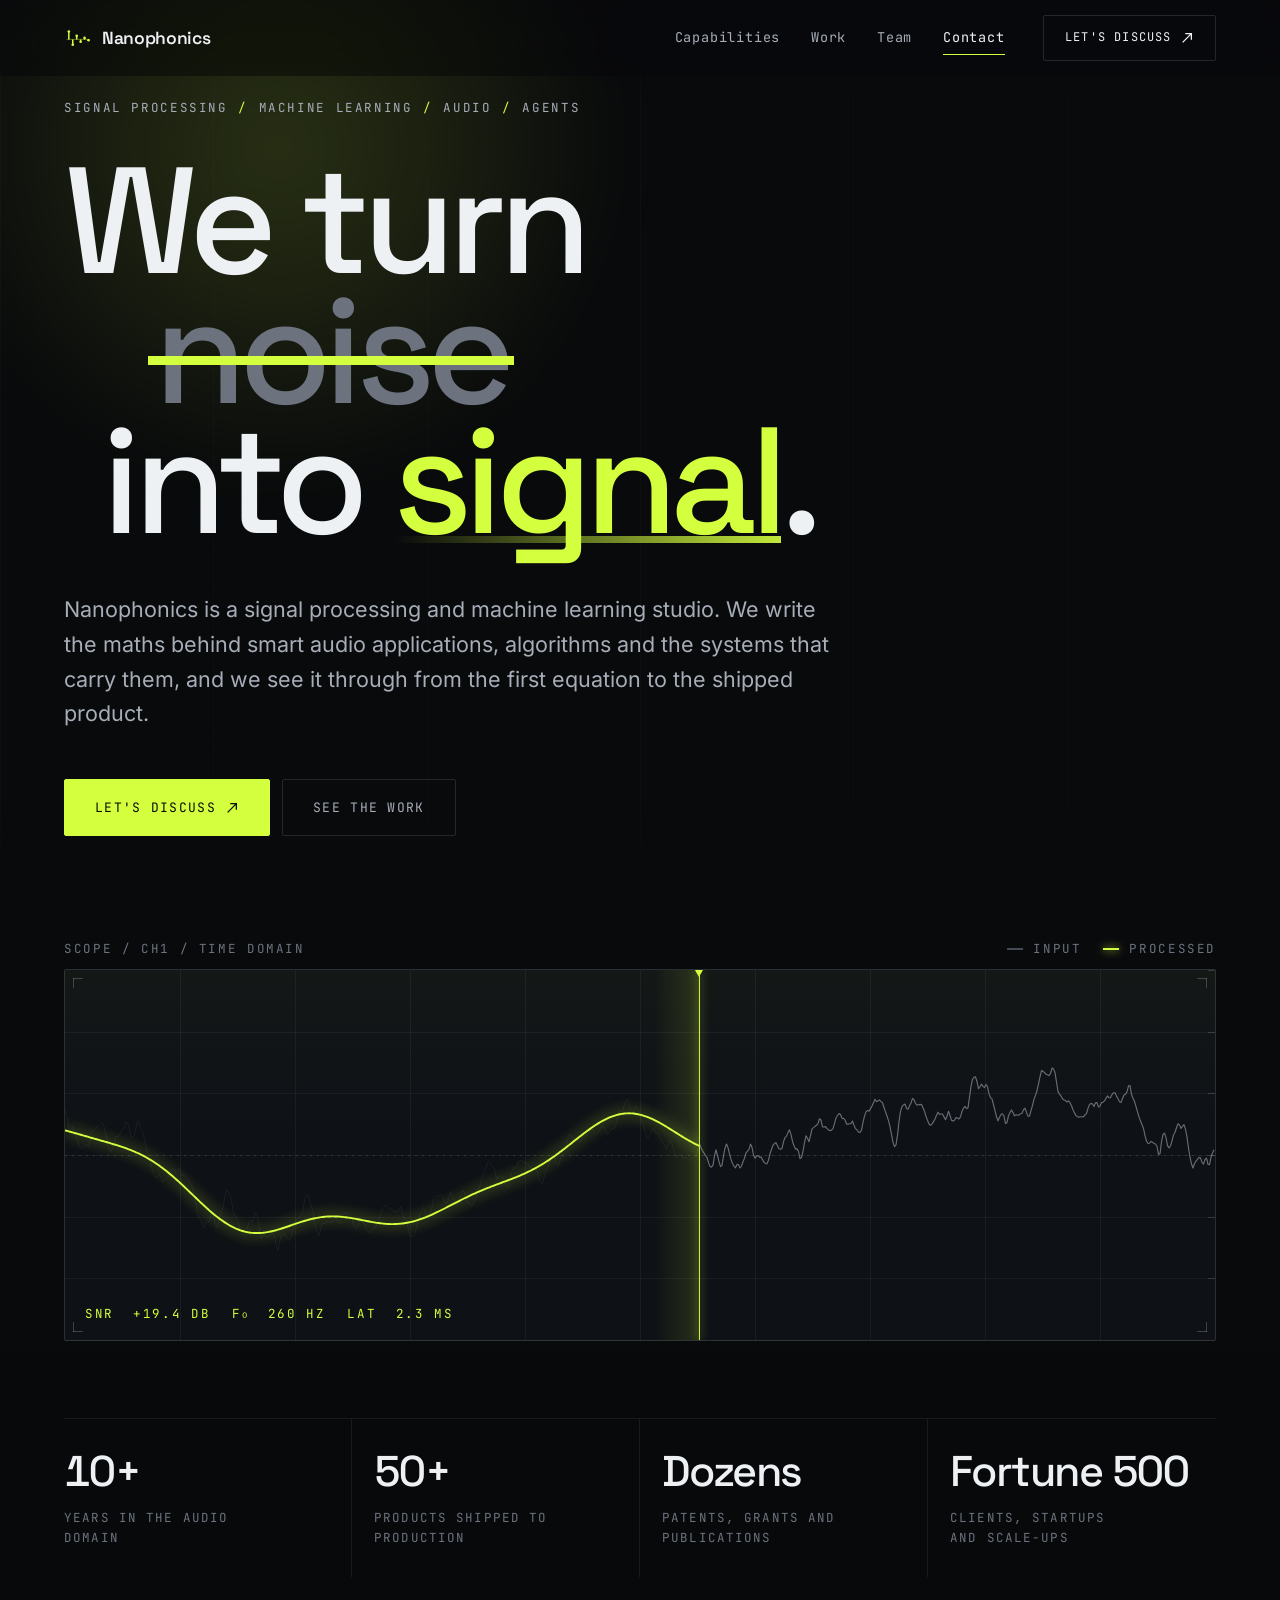
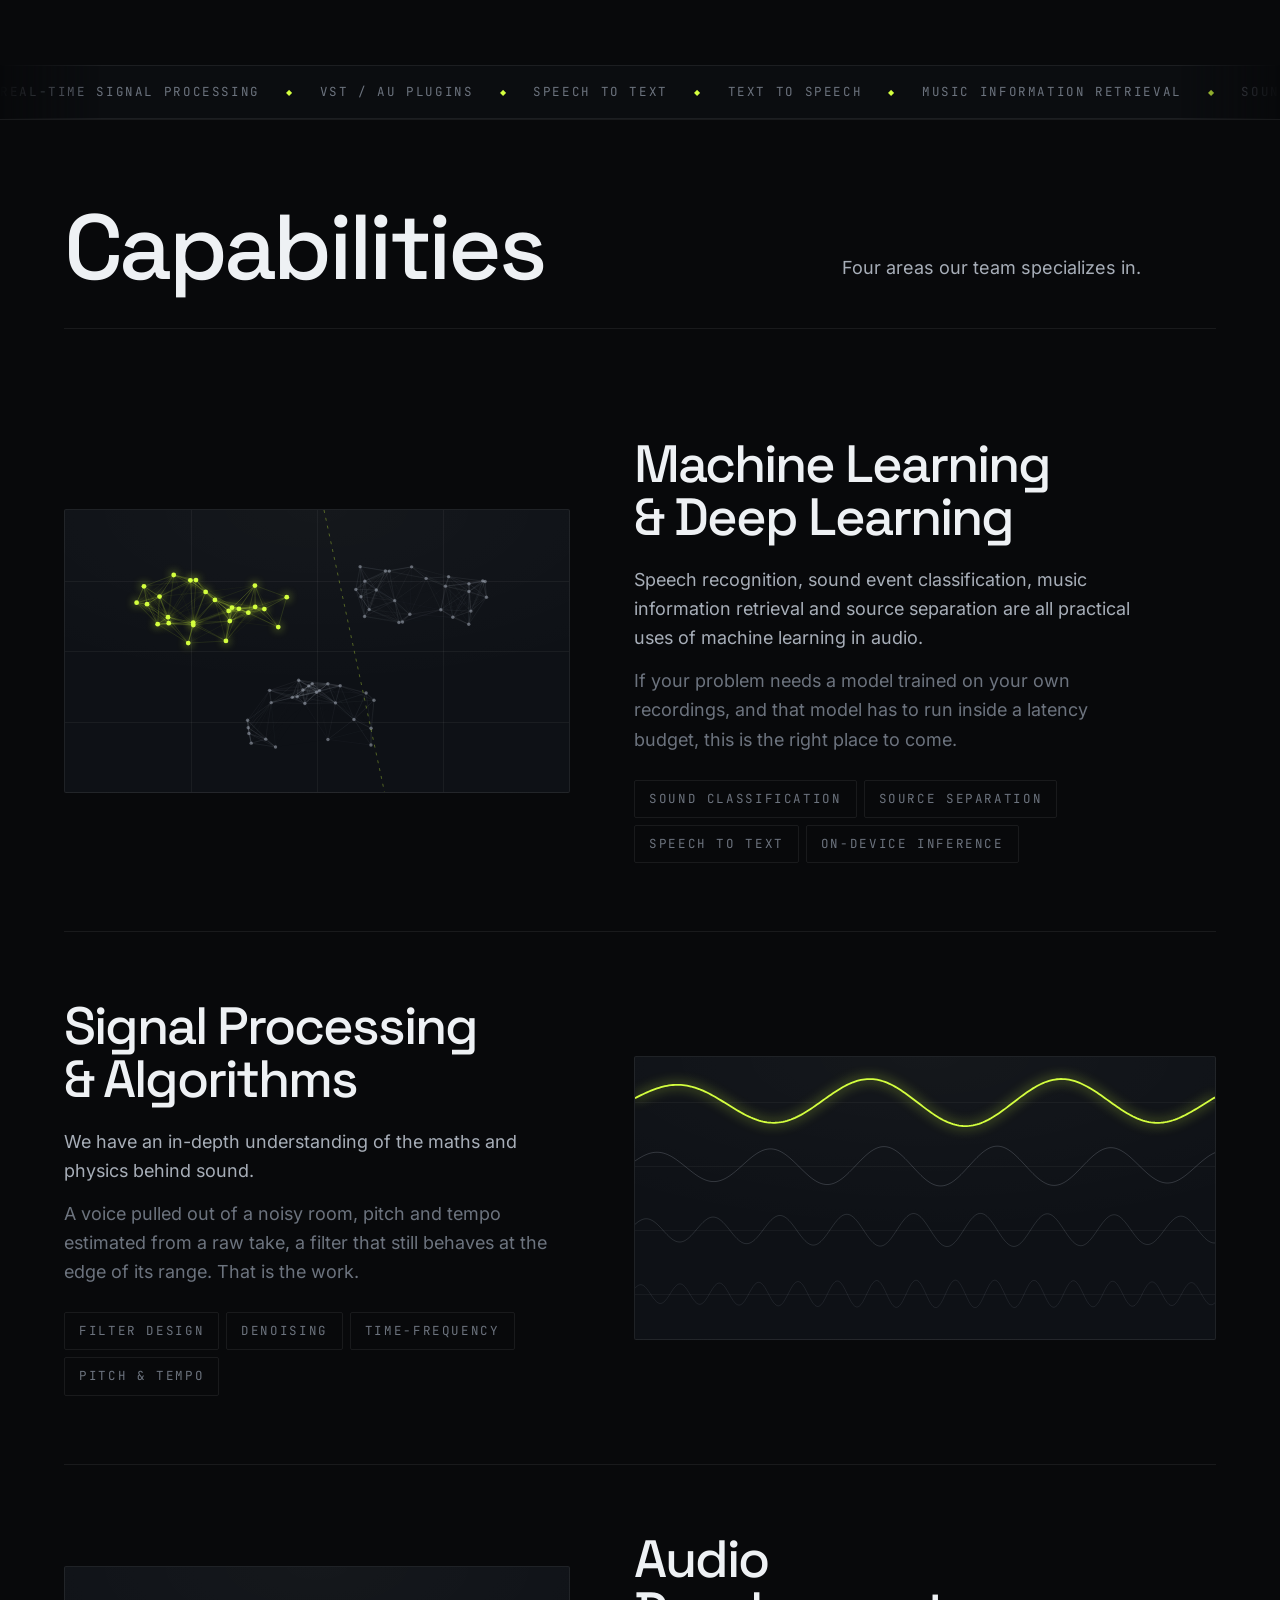
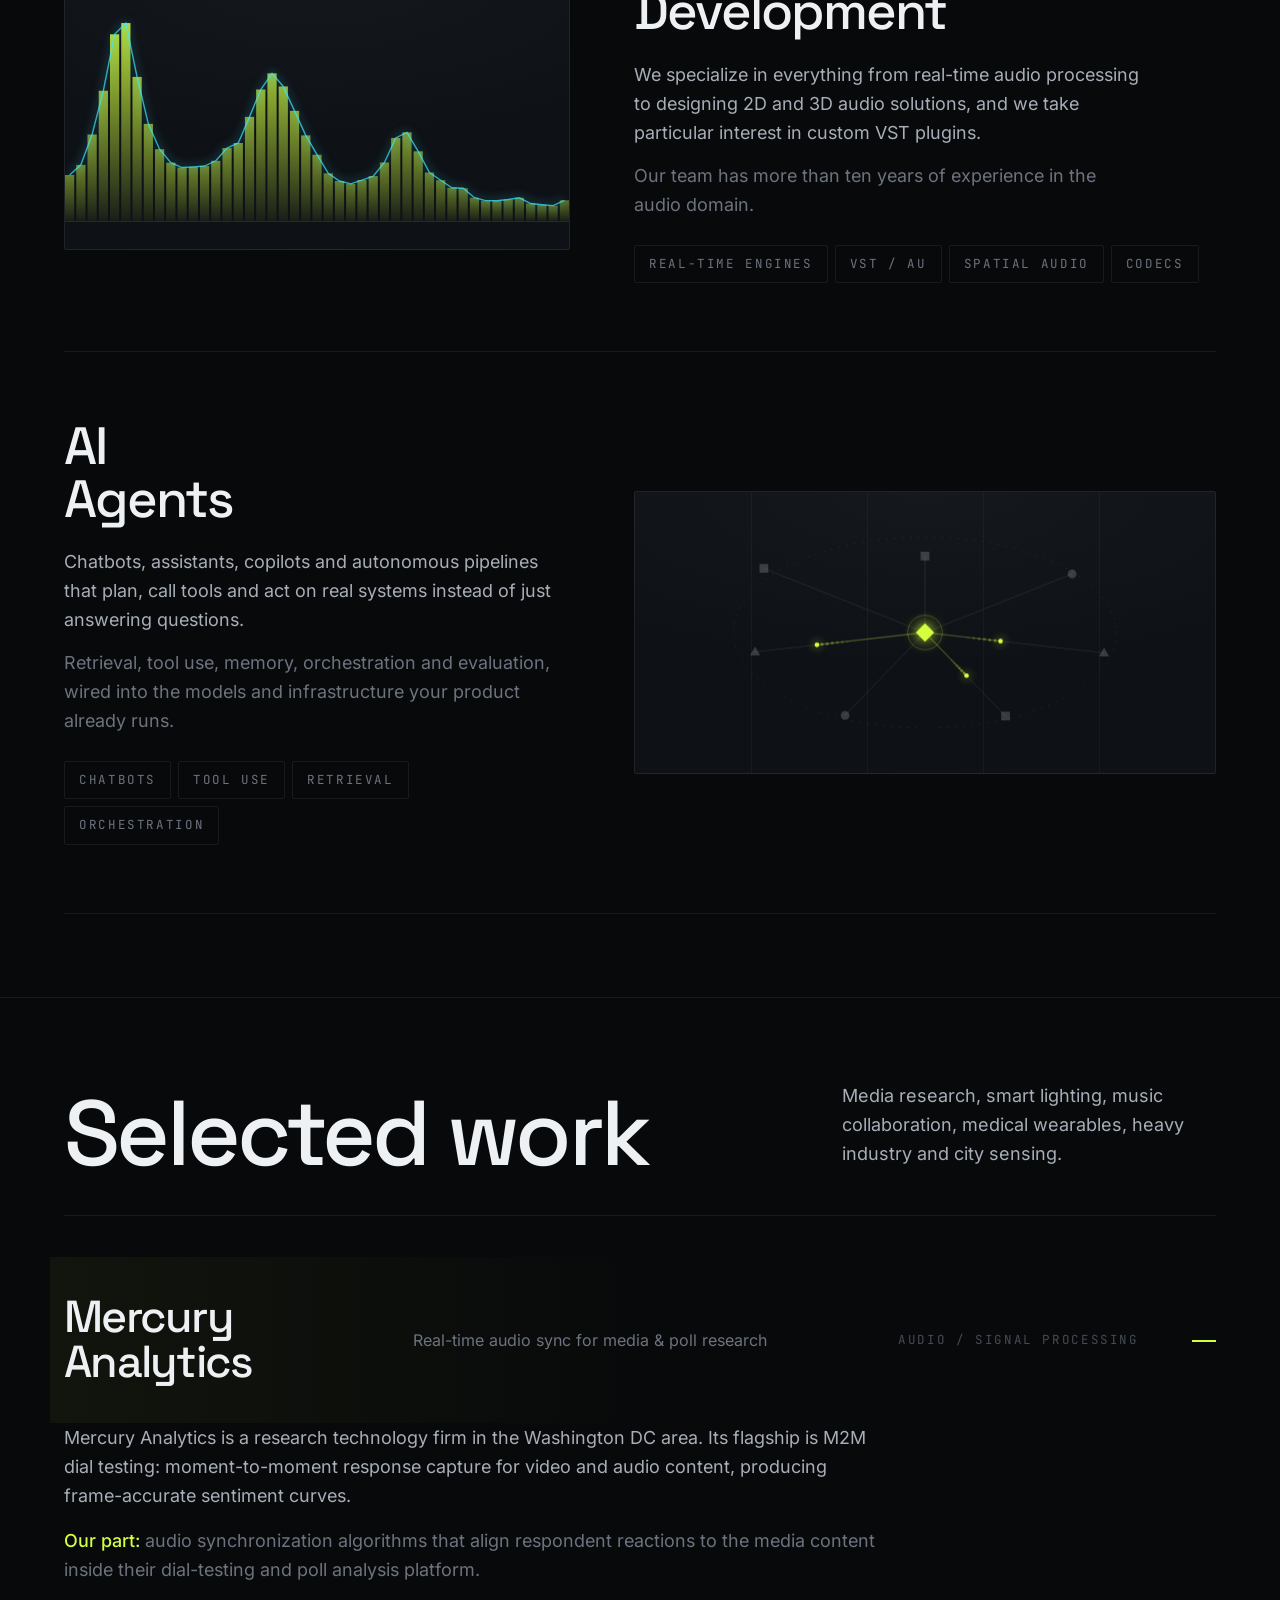
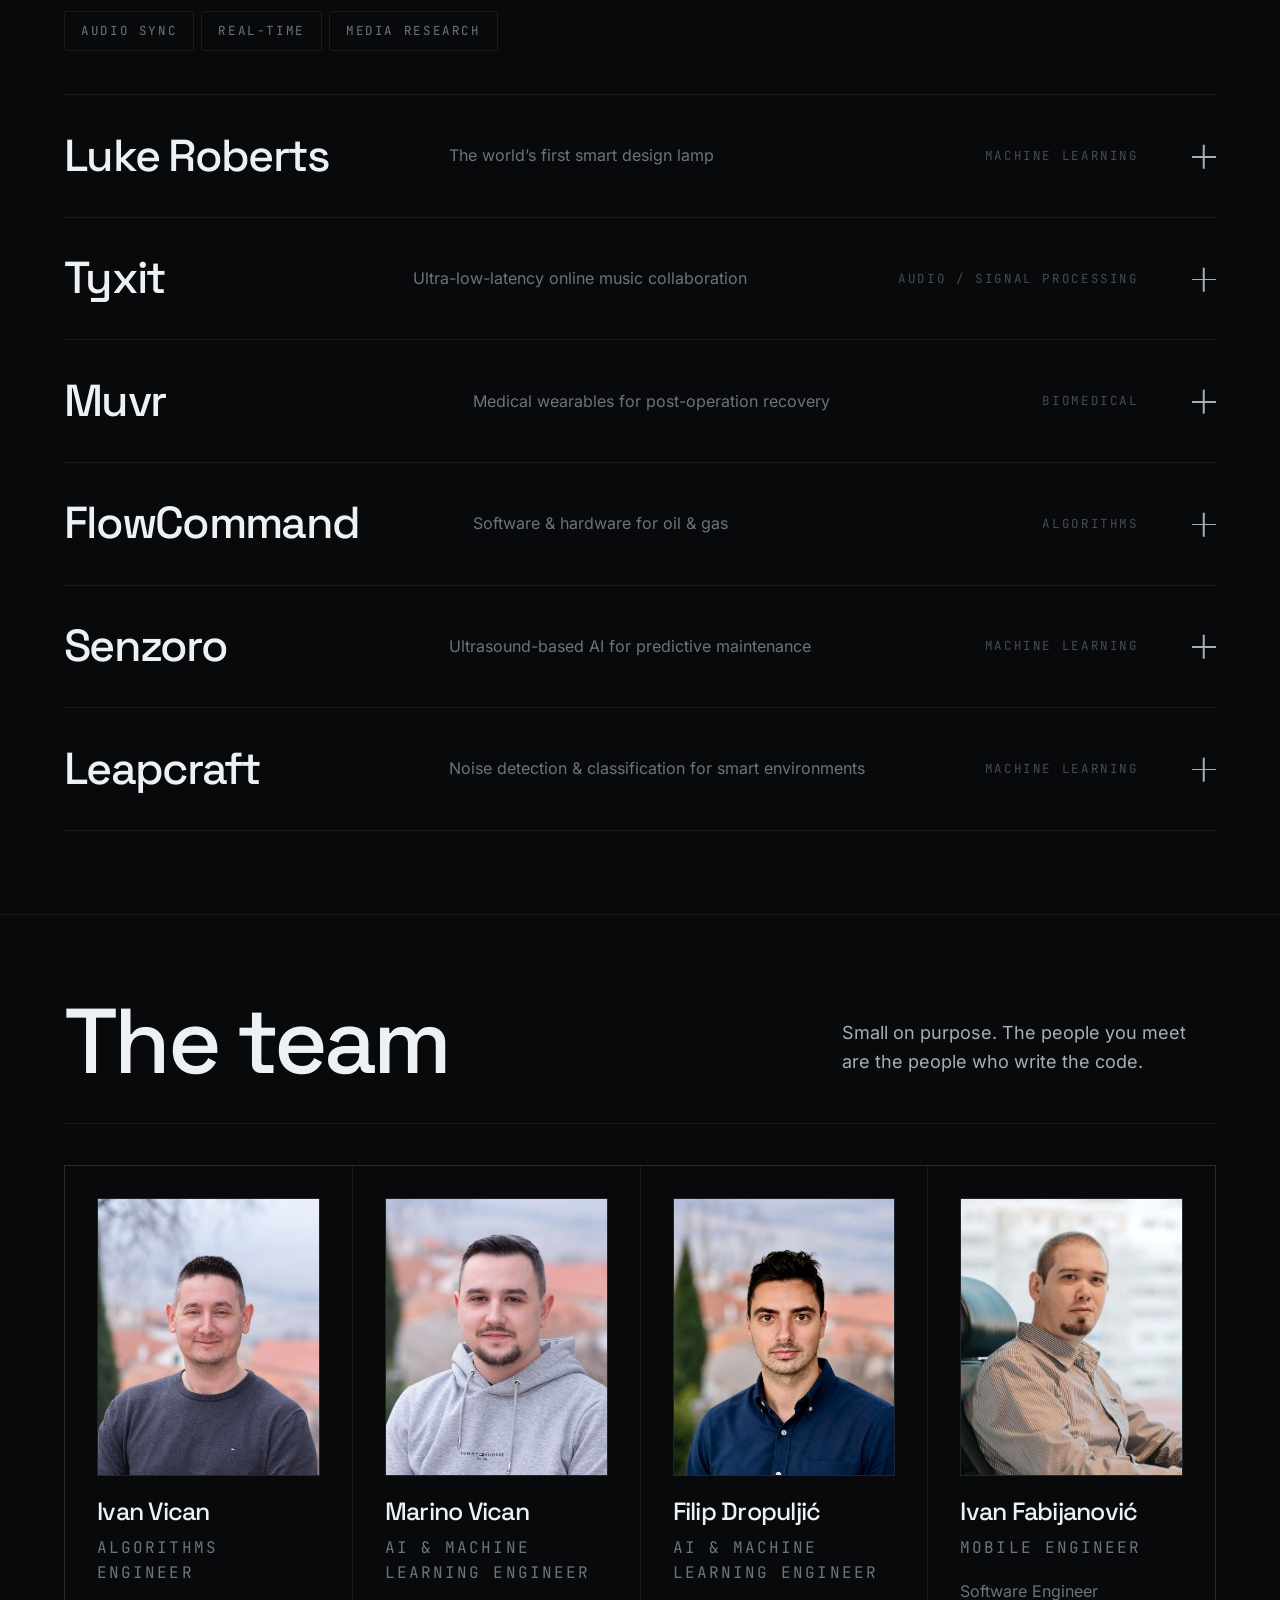
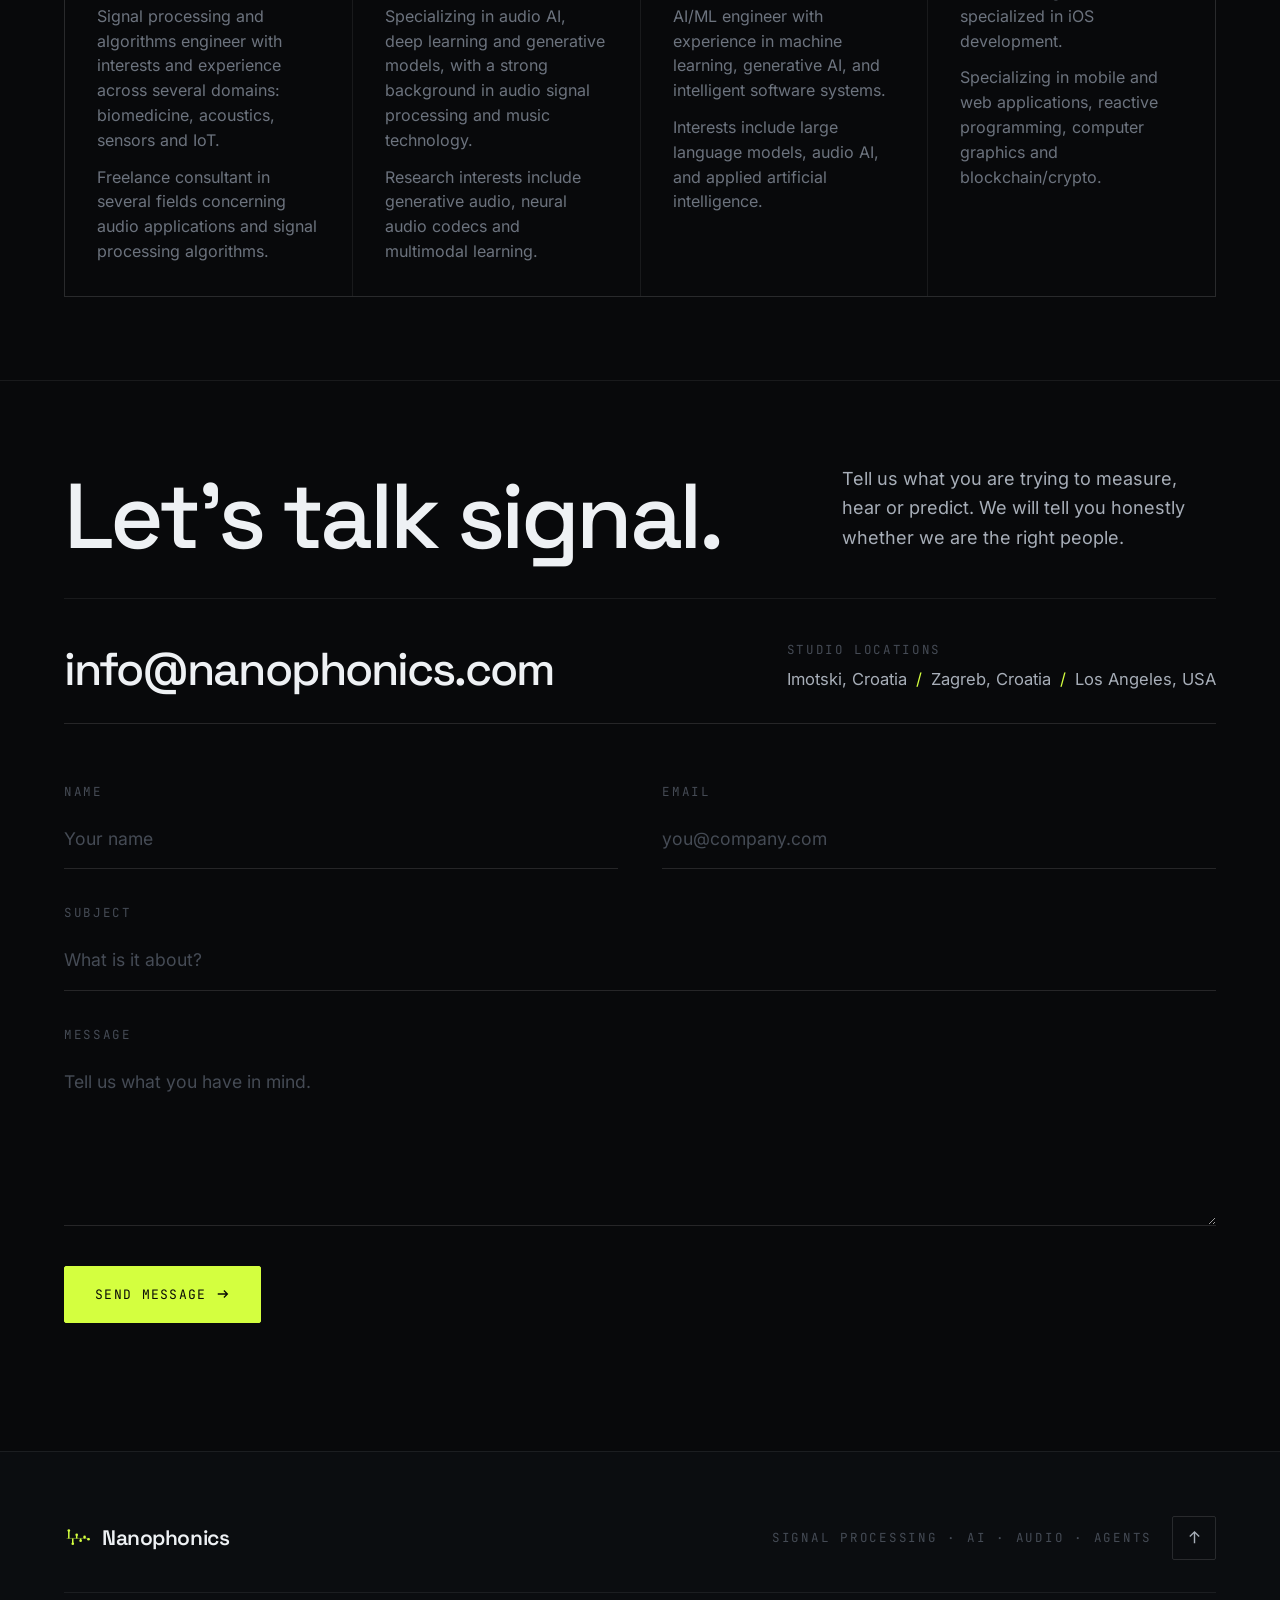
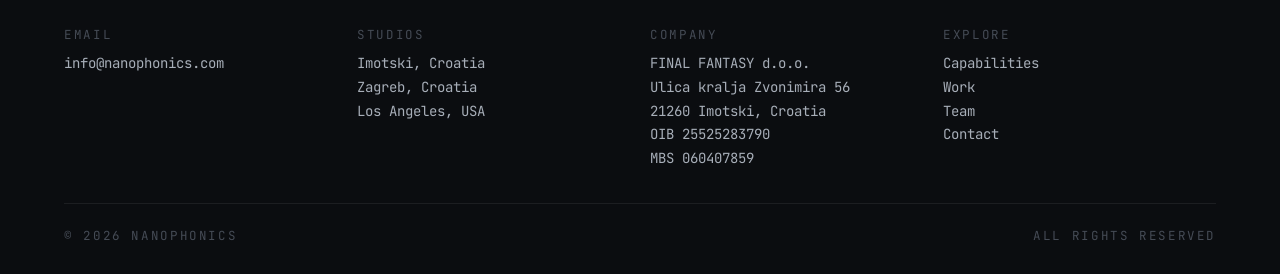
<file: index.html>
<!DOCTYPE html>
<html lang="en">
<head>
<meta charset="utf-8" />
<meta name="viewport" content="width=device-width, initial-scale=1, viewport-fit=cover" />
<title>Nanophonics | Signal Processing, Machine Learning &amp; Audio</title>
<meta name="description" content="Nanophonics is a signal processing and machine learning studio. We write the maths behind smart audio applications, algorithms and the systems that carry them." />
<meta name="theme-color" content="#08090b" />

<meta property="og:type" content="website" />
<meta property="og:title" content="Nanophonics. We turn noise into signal." />
<meta property="og:description" content="A signal processing and machine learning studio. Real-time audio, machine learning and AI agents, from the first equation to the shipped product." />
<meta property="og:url" content="https://www.nanophonics.com/" />
<meta property="og:image" content="https://www.nanophonics.com/assets/img/og.png" />
<meta name="twitter:card" content="summary_large_image" />

<link rel="canonical" href="https://www.nanophonics.com/" />
<link rel="icon" href="assets/img/favicon.svg" type="image/svg+xml" />
<link rel="apple-touch-icon" href="assets/img/favicon.svg" />

<!-- Fonts are self-hosted in assets/fonts. No third-party requests. -->
<link rel="preload" as="font" type="font/woff2" href="assets/fonts/spacegrotesk-latin.woff2" crossorigin />
<link rel="preload" as="font" type="font/woff2" href="assets/fonts/inter-latin.woff2" crossorigin />
<link rel="preload" as="font" type="font/woff2" href="assets/fonts/jetbrainsmono-latin.woff2" crossorigin />

<link rel="stylesheet" href="assets/css/style.css" />

<!-- Gates the "hidden until revealed" styles. If main.js fails to load or JS is
     off, this class is never set and every section renders plainly visible. -->
<script>document.documentElement.classList.add('js');</script>

<script type="application/ld+json">
{
  "@context": "https://schema.org",
  "@type": "ProfessionalService",
  "name": "Nanophonics",
  "url": "https://www.nanophonics.com/",
  "email": "info@nanophonics.com",
  "description": "Signal processing, machine learning, audio development and AI agents.",
  "address": [
    { "@type": "PostalAddress", "addressLocality": "Imotski", "addressCountry": "HR" },
    { "@type": "PostalAddress", "addressLocality": "Zagreb", "addressCountry": "HR" },
    { "@type": "PostalAddress", "addressLocality": "Los Angeles", "addressRegion": "CA", "addressCountry": "US" }
  ]
}
</script>
</head>

<body>
<a class="skip" href="#main">Skip to content</a>

<!-- ══ grain + grid overlay ══ -->
<div class="fx-grid" aria-hidden="true"></div>
<div class="fx-noise" aria-hidden="true"></div>

<!-- ══════════════════ NAV ══════════════════ -->
<header class="nav" id="nav">
  <div class="nav__inner">
    <a class="brand" href="#top" aria-label="Nanophonics home">
      <svg class="brand__mark" viewBox="0 0 32 24" aria-hidden="true" fill="none" stroke="currentColor">
        <path class="brand__axis" d="M3 13 H29" stroke-width="1" opacity=".45"/>
        <path d="M5.5 13 V4 M10 13 V19.2 M14.5 13 V8.8 M19 13 V15.7 M23.5 13 V11.3 M28 13 V14" stroke-width="1.7"/>
        <g fill="currentColor" stroke="none">
          <circle cx="5.5" cy="4" r="1.5"/><circle cx="10" cy="19.2" r="1.5"/><circle cx="14.5" cy="8.8" r="1.5"/>
          <circle cx="19" cy="15.7" r="1.5"/><circle cx="23.5" cy="11.3" r="1.5"/><circle cx="28" cy="14" r="1.5"/>
        </g>
      </svg>
      <span class="brand__word">Nanophonics</span>
    </a>

    <nav class="nav__links" aria-label="Primary">
      <a href="#capabilities" data-nav>Capabilities</a>
      <a href="#work"         data-nav>Work</a>
      <a href="#team"         data-nav>Team</a>
      <a href="#contact"      data-nav>Contact</a>
    </nav>

    <a class="btn btn--sm nav__cta" href="#contact">
      <span>Let's discuss</span>
      <svg viewBox="0 0 16 16" aria-hidden="true"><path d="M3 13 L13 3 M6 3 h7 v7" fill="none" stroke="currentColor" stroke-width="1.5"/></svg>
    </a>

    <button class="nav__burger" id="burger" aria-label="Open menu" aria-expanded="false" aria-controls="mobilemenu">
      <span></span><span></span>
    </button>
  </div>
  <div class="nav__rail" aria-hidden="true"><i id="navRail"></i></div>
</header>

<div class="mobilemenu" id="mobilemenu" hidden>
  <a href="#capabilities">Capabilities</a>
  <a href="#work">Work</a>
  <a href="#team">Team</a>
  <a href="#contact">Contact</a>
  <a class="mobilemenu__mail" href="mailto:info@nanophonics.com">info@nanophonics.com</a>
</div>

<main id="main">
<span id="top"></span>

<!-- ══════════════════ HERO ══════════════════ -->
<section class="hero">
  <div class="wrap hero__inner">

    <p class="eyebrow" data-r>
      Signal processing<i>/</i>Machine Learning<i>/</i>Audio<i>/</i>Agents
    </p>

    <h1 class="hero__h1">
      <span class="line" data-r data-r-d="1">We turn</span>
      <span class="line" data-r data-r-d="2"><span class="strike">noise</span></span>
      <span class="line" data-r data-r-d="3">into <span class="hl">signal<i class="hl__u"></i></span>.</span>
    </h1>

    <p class="hero__lede" data-r data-r-d="4">
      Nanophonics is a signal&nbsp;processing and machine&nbsp;learning studio. We write the maths
      behind smart audio applications, algorithms and the systems that carry them,
      and we see it through from the first equation to the shipped product.
    </p>

    <div class="hero__cta" data-r data-r-d="5">
      <a class="btn btn--fill" href="#contact">
        <span>Let's discuss</span>
        <svg viewBox="0 0 16 16" aria-hidden="true"><path d="M3 13 L13 3 M6 3 h7 v7" fill="none" stroke="currentColor" stroke-width="1.5"/></svg>
      </a>
      <a class="btn btn--ghost" href="#work"><span>See the work</span></a>
    </div>
  </div>

  <!-- live denoise scope -->
  <figure class="scope" data-r data-r-d="6">
    <figcaption class="scope__head">
      <span class="scope__tag">SCOPE / CH1 / TIME DOMAIN</span>
      <span class="scope__legend">
        <b class="k k--dim"></b>input
        <b class="k k--acc"></b>processed
      </span>
    </figcaption>
    <div class="scope__frame">
      <canvas id="scopeCanvas" aria-label="Animated oscilloscope showing a noisy input signal being cleaned by a processing edge sweeping across the screen." role="img"></canvas>
      <div class="scope__readout">
        <span data-ro="snr">SNR &nbsp;+00.0 dB</span>
        <span data-ro="f0">f₀ &nbsp;000 Hz</span>
        <span data-ro="lat">LAT &nbsp;0.0 ms</span>
      </div>
    </div>
  </figure>

  <!-- stats -->
  <div class="wrap">
    <dl class="stats" data-r>
      <div class="stats__i"><dt data-count="10" data-suffix="+">10+</dt><dd>years in the audio domain</dd></div>
      <div class="stats__i"><dt data-count="50" data-suffix="+">50+</dt><dd>products shipped to production</dd></div>
      <div class="stats__i"><dt class="stats__nc">Dozens</dt><dd>patents, grants and publications</dd></div>
      <div class="stats__i"><dt class="stats__nc">Fortune&nbsp;500</dt><dd>clients, startups and scale-ups</dd></div>
    </dl>
  </div>
</section>

<!-- ══════════════════ TICKER ══════════════════ -->
<div class="ticker" aria-hidden="true">
  <div class="ticker__track">
    <!-- the set is duplicated so the -50% loop meets itself exactly, with no gap -->
    <div class="ticker__set">
      <span>real-time signal processing</span><i>◆</i><span>VST&nbsp;/&nbsp;AU plugins</span><i>◆</i><span>speech to text</span><i>◆</i>
      <span>text to speech</span><i>◆</i><span>music information retrieval</span><i>◆</i><span>sound classification</span><i>◆</i>
      <span>3D&nbsp;&amp;&nbsp;binaural audio</span><i>◆</i><span>sensor fusion</span><i>◆</i><span>performance optimization</span><i>◆</i>
      <span>audio codecs</span><i>◆</i><span>biomedical audio</span><i>◆</i><span>AI agents</span><i>◆</i>
    </div>
    <div class="ticker__set">
      <span>real-time signal processing</span><i>◆</i><span>VST&nbsp;/&nbsp;AU plugins</span><i>◆</i><span>speech to text</span><i>◆</i>
      <span>text to speech</span><i>◆</i><span>music information retrieval</span><i>◆</i><span>sound classification</span><i>◆</i>
      <span>3D&nbsp;&amp;&nbsp;binaural audio</span><i>◆</i><span>sensor fusion</span><i>◆</i><span>performance optimization</span><i>◆</i>
      <span>audio codecs</span><i>◆</i><span>biomedical audio</span><i>◆</i><span>AI agents</span><i>◆</i>
    </div>
  </div>
</div>

<!-- ══════════════════ CAPABILITIES ══════════════════ -->
<section class="sec" id="capabilities">
  <div class="wrap">
    <header class="sec__head" data-r>
      <h2 class="sec__title">Capabilities</h2>
      <p class="sec__note">Four areas our team specializes in.</p>
    </header>

    <div class="caps">

      <article class="cap" data-r>
        <div class="cap__viz"><canvas data-viz="embed" aria-hidden="true"></canvas></div>
        <div class="cap__body">
          <h3 class="cap__t">Machine Learning<br/>&amp; Deep Learning</h3>
          <p>Speech recognition, sound event classification, music information retrieval and source separation are all practical uses of machine learning in audio.</p>
          <p class="cap__p2">If your problem needs a model trained on your own recordings, and that model has to run inside a latency budget, this is the right place to come.</p>
          <ul class="tags">
            <li>sound classification</li><li>source separation</li><li>speech to text</li><li>on-device inference</li>
          </ul>
        </div>
      </article>

      <article class="cap" data-r>
        <div class="cap__viz"><canvas data-viz="wave" aria-hidden="true"></canvas></div>
        <div class="cap__body">
          <h3 class="cap__t">Signal Processing<br/>&amp; Algorithms</h3>
          <p>We have an in-depth understanding of the maths and physics behind sound.</p>
          <p class="cap__p2">A voice pulled out of a noisy room, pitch and tempo estimated from a raw take, a filter that still behaves at the edge of its range. That is the work.</p>
          <ul class="tags">
            <li>filter design</li><li>denoising</li><li>time-frequency</li><li>pitch &amp; tempo</li>
          </ul>
        </div>
      </article>

      <article class="cap" data-r>
        <div class="cap__viz"><canvas data-viz="spectrum" aria-hidden="true"></canvas></div>
        <div class="cap__body">
          <h3 class="cap__t">Audio<br/>Development</h3>
          <p>We specialize in everything from real-time audio processing to designing 2D and 3D audio solutions, and we take particular interest in custom VST plugins.</p>
          <p class="cap__p2">Our team has more than ten years of experience in the audio domain.</p>
          <ul class="tags">
            <li>real-time engines</li><li>VST&nbsp;/&nbsp;AU</li><li>spatial audio</li><li>codecs</li>
          </ul>
        </div>
      </article>

      <article class="cap" data-r>
        <div class="cap__viz"><canvas data-viz="agents" aria-hidden="true"></canvas></div>
        <div class="cap__body">
          <h3 class="cap__t">AI<br/>Agents</h3>
          <p>Chatbots, assistants, copilots and autonomous pipelines that plan, call tools and act on real systems instead of just answering questions.</p>
          <p class="cap__p2">Retrieval, tool use, memory, orchestration and evaluation, wired into the models and infrastructure your product already runs.</p>
          <ul class="tags">
            <li>chatbots</li><li>tool use</li><li>retrieval</li><li>orchestration</li>
          </ul>
        </div>
      </article>

    </div>
  </div>
</section>

<!-- ══════════════════ WORK ══════════════════ -->
<section class="sec sec--work" id="work">
  <div class="wrap">
    <header class="sec__head" data-r>
      <h2 class="sec__title">Selected work</h2>
      <p class="sec__note">Media research, smart lighting, music collaboration, medical wearables, heavy industry and city sensing.</p>
    </header>

    <ol class="work">

      <li class="work__row" data-r>
        <button class="work__btn" aria-expanded="true" aria-controls="w1">
          <span class="work__name">Mercury Analytics</span>
          <span class="work__kicker">Real-time audio sync for media &amp; poll research</span>
          <span class="work__meta">Audio&nbsp;/&nbsp;Signal&nbsp;processing</span>
          <span class="work__plus" aria-hidden="true"><i></i><i></i></span>
        </button>
        <div class="work__panel" id="w1">
          <div class="work__panelIn">
            <p>Mercury Analytics is a research technology firm in the Washington DC area. Its flagship is M2M dial testing: moment-to-moment response capture for video and audio content, producing frame-accurate sentiment curves.</p>
            <p class="work__role"><b>Our part:</b> audio synchronization algorithms that align respondent reactions to the media content inside their dial-testing and poll analysis platform.</p>
            <ul class="tags tags--lg"><li>audio sync</li><li>real-time</li><li>media research</li></ul>
          </div>
        </div>
      </li>

      <li class="work__row" data-r>
        <button class="work__btn" aria-expanded="true" aria-controls="w2">
          <span class="work__name">Luke Roberts</span>
          <span class="work__kicker">The world’s first smart design lamp</span>
          <span class="work__meta">Machine Learning</span>
          <span class="work__plus" aria-hidden="true"><i></i><i></i></span>
        </button>
        <div class="work__panel" id="w2">
          <div class="work__panelIn">
            <p>Luke Roberts provides unique directional lighting technology powered by artificial intelligence, to give you the perfect light for any situation.</p>
            <p class="work__role"><b>Our part:</b> senior engineers from Nanophonics provide the machine learning solutions behind this state-of-the-art lamp.</p>
            <ul class="tags tags--lg"><li>ML models</li><li>embedded</li><li>IoT</li></ul>
          </div>
        </div>
      </li>

      <li class="work__row" data-r>
        <button class="work__btn" aria-expanded="true" aria-controls="w3">
          <span class="work__name">Tyxit</span>
          <span class="work__kicker">Ultra-low-latency online music collaboration</span>
          <span class="work__meta">Audio&nbsp;/&nbsp;Signal&nbsp;processing</span>
          <span class="work__plus" aria-hidden="true"><i></i><i></i></span>
        </button>
        <div class="work__panel" id="w3">
          <div class="work__panelIn">
            <p>Tyxit lets musicians play together over the internet with latency low enough to stay in time.</p>
            <p class="work__role"><b>Our part:</b> Nanophonics engineers helped develop novel audio codecs and real-time adaptive latency handling, so performance holds up through strong network interruptions and low bandwidth.</p>
            <ul class="tags tags--lg"><li>audio codecs</li><li>jitter buffering</li><li>real-time</li></ul>
          </div>
        </div>
      </li>

      <li class="work__row" data-r>
        <button class="work__btn" aria-expanded="true" aria-controls="w4">
          <span class="work__name">Muvr</span>
          <span class="work__kicker">Medical wearables for post-operation recovery</span>
          <span class="work__meta">Biomedical</span>
          <span class="work__plus" aria-hidden="true"><i></i><i></i></span>
        </button>
        <div class="work__panel" id="w4">
          <div class="work__panelIn">
            <p>Muvr’s proprietary wearable sensors enable real-time joint motion tracking on a smartphone. More than 18,000 data points per minute and intelligent algorithms produce accurate, objective and actionable insight.</p>
            <p class="work__role"><b>Our part:</b> Nanophonics fine-tuned the signal processing algorithms in order to improve patient recovery rates.</p>
            <ul class="tags tags--lg"><li>sensor fusion</li><li>motion tracking</li><li>mobile</li></ul>
          </div>
        </div>
      </li>

      <li class="work__row" data-r>
        <button class="work__btn" aria-expanded="true" aria-controls="w5">
          <span class="work__name">FlowCommand</span>
          <span class="work__kicker">Software &amp; hardware for oil &amp; gas</span>
          <span class="work__meta">Algorithms</span>
          <span class="work__plus" aria-hidden="true"><i></i><i></i></span>
        </button>
        <div class="work__panel" id="w5">
          <div class="work__panelIn">
            <p>FlowCommand is a full-service technology company providing software and hardware for oil &amp; gas companies. Their mission is simple: reduce risk and cost with expertly architected, breakthrough technology.</p>
            <p class="work__role"><b>Our part:</b> we contributed the velocity tracking and prediction technology, through signal processing and algorithm work.</p>
            <ul class="tags tags--lg"><li>estimation</li><li>prediction</li><li>industrial</li></ul>
          </div>
        </div>
      </li>

      <li class="work__row" data-r>
        <button class="work__btn" aria-expanded="true" aria-controls="w6">
          <span class="work__name">Senzoro</span>
          <span class="work__kicker">Ultrasound-based AI for predictive maintenance</span>
          <span class="work__meta">Machine Learning</span>
          <span class="work__plus" aria-hidden="true"><i></i><i></i></span>
        </button>
        <div class="work__panel" id="w6">
          <div class="work__panelIn">
            <p>Senzoro is a Vienna-based company doing predictive maintenance with ultrasound and AI, detecting bearing damage, lubrication problems and cavitation on industrial machines.</p>
            <p class="work__role"><b>Our part:</b> machine learning algorithms that predict failures in CNC and similar machines from ultrasonic sensor data.</p>
            <ul class="tags tags--lg"><li>ultrasound</li><li>predictive maintenance</li><li>classification</li></ul>
          </div>
        </div>
      </li>

      <li class="work__row" data-r>
        <button class="work__btn" aria-expanded="true" aria-controls="w7">
          <span class="work__name">Leapcraft</span>
          <span class="work__kicker">Noise detection &amp; classification for smart environments</span>
          <span class="work__meta">Machine Learning</span>
          <span class="work__plus" aria-hidden="true"><i></i><i></i></span>
        </button>
        <div class="work__panel" id="w7">
          <div class="work__panelIn">
            <p>Leapcraft is a Copenhagen company doing sensing-as-a-service for smart cities and buildings, covering air quality, noise and thermal comfort.</p>
            <p class="work__role"><b>Our part:</b> noise detection and classification algorithms for environmental sensing in cities and buildings.</p>
            <ul class="tags tags--lg"><li>sound classification</li><li>environmental sensing</li><li>edge</li></ul>
          </div>
        </div>
      </li>

    </ol>
  </div>
</section>

<!-- ══════════════════ TEAM ══════════════════ -->
<section class="sec sec--team" id="team">
  <div class="wrap">
    <header class="sec__head" data-r>
      <h2 class="sec__title">The team</h2>
      <p class="sec__note">Small on purpose. The people you meet are the people who write the code.</p>
    </header>

    <div class="team">

      <article class="member" data-r>
        <div class="member__photo">
          <img src="assets/img/team/ivan-vican.jpg" alt="Ivan Vican" loading="lazy" decoding="async" onerror="this.closest('.member__photo').classList.add('is-empty')" />
          <span class="member__ph" aria-hidden="true">IV</span>
        </div>
        <div class="member__info">
          <h3>Ivan Vican</h3>
          <p class="member__role">Algorithms Engineer</p>
          <p>Signal processing and algorithms engineer with interests and experience across several domains: biomedicine, acoustics, sensors and IoT.</p>
          <p>Freelance consultant in several fields concerning audio applications and signal processing algorithms.</p>
        </div>
      </article>

      <article class="member" data-r>
        <div class="member__photo">
          <img src="assets/img/team/marino-vican.jpg" alt="Marino Vican" loading="lazy" decoding="async" onerror="this.closest('.member__photo').classList.add('is-empty')" />
          <span class="member__ph" aria-hidden="true">MV</span>
        </div>
        <div class="member__info">
          <h3>Marino Vican</h3>
          <p class="member__role">AI &amp; Machine Learning Engineer</p>
          <p>Specializing in audio AI, deep learning and generative models, with a strong background in audio signal processing and music technology.</p>
          <p>Research interests include generative audio, neural audio codecs and multimodal learning.</p>
        </div>
      </article>

      <article class="member" data-r>
        <div class="member__photo">
          <img src="assets/img/team/filip-dropuljic.jpg" alt="Filip Dropuljić" loading="lazy" decoding="async" onerror="this.closest('.member__photo').classList.add('is-empty')" />
          <span class="member__ph" aria-hidden="true">FD</span>
        </div>
        <div class="member__info">
          <h3>Filip Dropuljić</h3>
          <p class="member__role">AI &amp; Machine Learning Engineer</p>
          <p>AI/ML engineer with experience in machine learning, generative AI, and intelligent software systems.</p>
          <p>Interests include large language models, audio AI, and applied artificial intelligence.</p>
        </div>
      </article>

      <article class="member" data-r>
        <div class="member__photo">
          <img src="assets/img/team/ivan-fabijanovic.jpg" alt="Ivan Fabijanović" loading="lazy" decoding="async" onerror="this.closest('.member__photo').classList.add('is-empty')" />
          <span class="member__ph" aria-hidden="true">IF</span>
        </div>
        <div class="member__info">
          <h3>Ivan Fabijanović</h3>
          <p class="member__role">Mobile Engineer</p>
          <p>Software Engineer specialized in iOS development.</p>
          <p>Specializing in mobile and web applications, reactive programming, computer graphics and blockchain/crypto.</p>
        </div>
      </article>

    </div>
  </div>
</section>

<!-- ══════════════════ CONTACT ══════════════════ -->
<section class="sec sec--contact" id="contact">
  <div class="wrap">
    <header class="sec__head" data-r>
      <h2 class="sec__title">Let's talk <br class="br-m"/>signal.</h2>
      <p class="sec__note">Tell us what you are trying to measure, hear or predict. We will tell you honestly whether we are the right people.</p>
    </header>

    <div class="contact">

      <div class="contact__bar" data-r>
        <p class="bigmail">info@nanophonics.com</p>
        <dl class="details">
          <div>
            <dt>Studio locations</dt>
            <dd>Imotski, Croatia<i>/</i>Zagreb, Croatia<i>/</i>Los Angeles, USA</dd>
          </div>
        </dl>
      </div>

      <form class="form" id="contactForm" data-r novalidate
            method="POST"
            action=""
            name="contact" data-netlify="true" netlify-honeypot="_gotcha">
        <!-- On Netlify hosting the attributes above register the form at deploy
             time and submissions land in the Netlify dashboard. Anywhere else,
             set a Formspree/Basin endpoint in `action`; with neither, the form
             falls back to opening the visitor's mail client. -->
        <input type="hidden" name="form-name" value="contact" />
        <div class="field">
          <label for="f-name">Name</label>
          <input id="f-name" name="name" type="text" autocomplete="name" required placeholder="Your name" />
          <span class="field__err" data-err></span>
        </div>
        <div class="field">
          <label for="f-email">Email</label>
          <input id="f-email" name="email" type="email" autocomplete="email" required placeholder="you@company.com" />
          <span class="field__err" data-err></span>
        </div>
        <div class="field field--full">
          <label for="f-subject">Subject</label>
          <input id="f-subject" name="subject" type="text" placeholder="What is it about?" />
          <span class="field__err" data-err></span>
        </div>
        <div class="field field--full">
          <label for="f-message">Message</label>
          <textarea id="f-message" name="message" rows="5" required placeholder="Tell us what you have in mind."></textarea>
          <span class="field__err" data-err></span>
        </div>

        <!-- honeypot -->
        <input class="hp" type="text" name="_gotcha" tabindex="-1" autocomplete="off" aria-hidden="true" />

        <div class="form__foot">
          <button class="btn btn--fill" type="submit">
            <span>Send message</span>
            <svg viewBox="0 0 16 16" aria-hidden="true"><path d="M2 8 h11 M9 4 l4 4 l-4 4" fill="none" stroke="currentColor" stroke-width="1.5"/></svg>
          </button>
          <p class="form__status" id="formStatus" role="status" aria-live="polite"></p>
        </div>
      </form>

    </div>
  </div>
</section>
</main>

<!-- ══════════════════ FOOTER ══════════════════ -->
<footer class="foot">
  <div class="wrap">
    <div class="foot__top">
      <a class="brand brand--foot" href="#top">
        <svg class="brand__mark" viewBox="0 0 32 24" aria-hidden="true" fill="none" stroke="currentColor">
          <path class="brand__axis" d="M3 13 H29" stroke-width="1" opacity=".45"/>
          <path d="M5.5 13 V4 M10 13 V19.2 M14.5 13 V8.8 M19 13 V15.7 M23.5 13 V11.3 M28 13 V14" stroke-width="1.7"/>
          <g fill="currentColor" stroke="none">
            <circle cx="5.5" cy="4" r="1.5"/><circle cx="10" cy="19.2" r="1.5"/><circle cx="14.5" cy="8.8" r="1.5"/>
            <circle cx="19" cy="15.7" r="1.5"/><circle cx="23.5" cy="11.3" r="1.5"/><circle cx="28" cy="14" r="1.5"/>
          </g>
        </svg>
        <span class="brand__word">Nanophonics</span>
      </a>
      <p class="foot__claim">Signal processing&nbsp;· AI&nbsp;· audio&nbsp;· agents</p>
      <a class="foot__up" href="#top" aria-label="Back to top">
        <svg viewBox="0 0 16 16" aria-hidden="true"><path d="M8 14 V2 M3 7 l5-5 l5 5" fill="none" stroke="currentColor" stroke-width="1.5"/></svg>
      </a>
    </div>

    <dl class="legal">
      <div>
        <dt>Email</dt>
        <dd><a href="mailto:info@nanophonics.com">info@nanophonics.com</a></dd>
      </div>
      <div>
        <dt>Studios</dt>
        <dd>Imotski, Croatia<br/>Zagreb, Croatia<br/>Los Angeles, USA</dd>
      </div>
      <div>
        <dt>Company</dt>
        <dd>FINAL FANTASY d.o.o.<br/>Ulica kralja Zvonimira 56<br/>21260 Imotski, Croatia<br/>OIB 25525283790<br/>MBS 060407859</dd>
      </div>
      <div>
        <dt>Explore</dt>
        <dd><a href="#capabilities">Capabilities</a><br/><a href="#work">Work</a><br/><a href="#team">Team</a><br/><a href="#contact">Contact</a></dd>
      </div>
    </dl>

    <div class="foot__bar">
      <span>© <span id="year">2026</span> Nanophonics</span>
      <span class="foot__coord">All rights reserved</span>
    </div>
  </div>
</footer>

<script src="assets/js/main.js" defer></script>
<!-- Cloudflare Web Analytics: cookieless visit counting, the one third-party request on the site -->
<script type='module' src='https://static.cloudflareinsights.com/beacon.min.js' data-cf-beacon='{"token": "bb0b932b7ce54f13ba1dbdd637f2c729"}'></script>
</body>
</html>
</file>
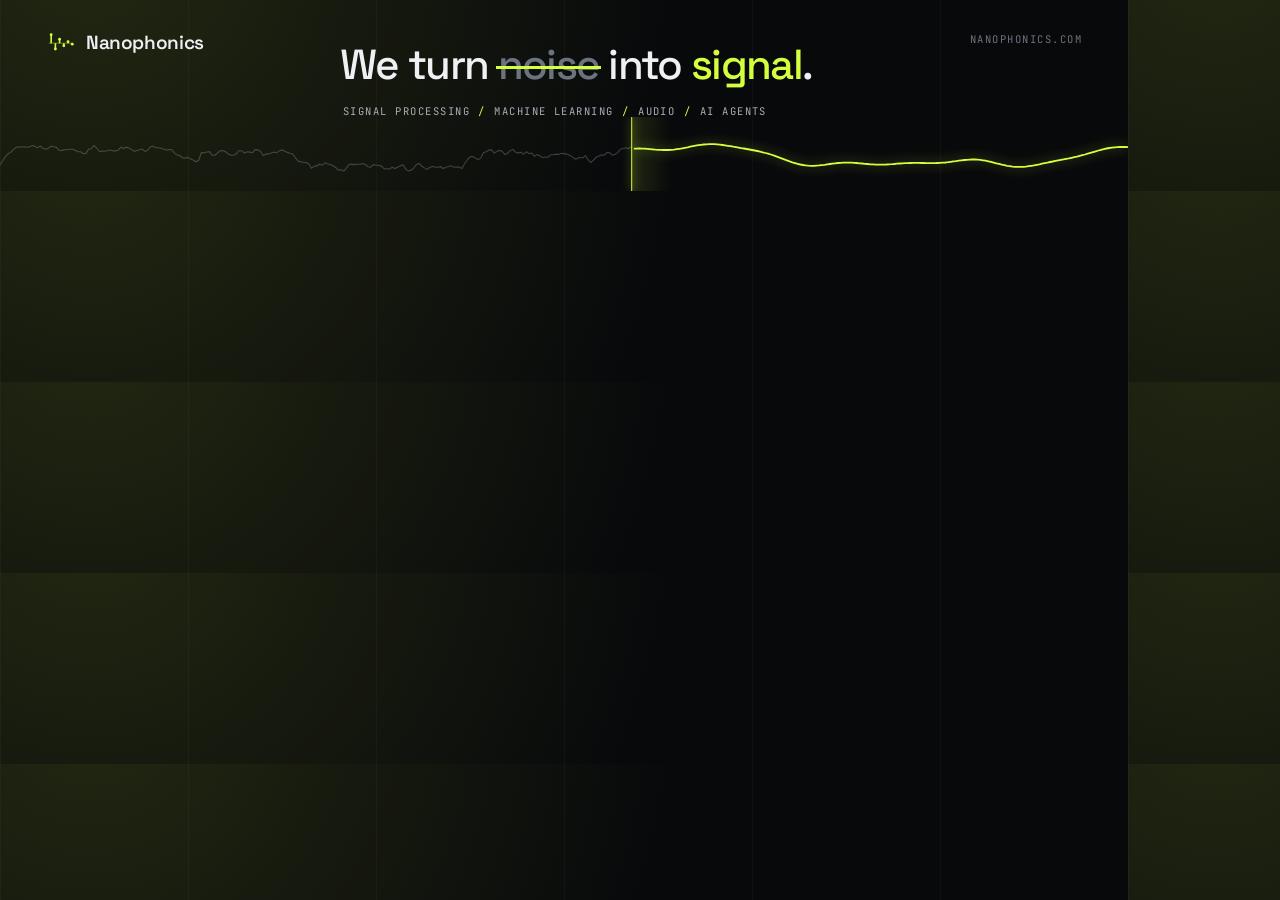
<file: design/banners/linkedin-company.html>
<!doctype html><meta charset="utf-8"><style>
  @font-face{font-family:'Space Grotesk';src:url('../../assets/fonts/spacegrotesk-latin.woff2') format('woff2');font-weight:300 700}
  @font-face{font-family:'JetBrains Mono';src:url('../../assets/fonts/jetbrainsmono-latin.woff2') format('woff2');font-weight:100 800}
  *{box-sizing:border-box;margin:0}
  html,body{width:1128px;height:191px;overflow:hidden}
  body{
    background:
      radial-gradient(circle at 8% -30%, rgba(212,255,63,.13), transparent 55%),
      repeating-linear-gradient(to right, rgba(255,255,255,.026) 0 1px, transparent 1px 188px),
      #08090b;
    color:#eef1f4; font-family:'Space Grotesk',sans-serif; position:relative;
  }
  .mono{font-family:'JetBrains Mono',monospace;text-transform:uppercase;letter-spacing:.14em}
  .lockup{position:absolute;left:46px;top:30px;display:flex;align-items:center;gap:10px}
  .word{font-weight:600;font-size:19px;letter-spacing:-.02em}
  .head{position:absolute;left:340px;top:44px;font-weight:500;font-size:42px;
        letter-spacing:-.04em;line-height:1.02;white-space:nowrap}
  .strike{color:#6c737e;position:relative}
  .strike::after{content:"";position:absolute;left:-.04em;right:-.04em;top:53%;height:.06em;background:#d4ff3f}
  .hl{color:#d4ff3f}
  .areas{position:absolute;left:343px;top:104px;font-size:10.5px;color:#a7aeb8}
  .areas i{color:#d4ff3f;font-style:normal;padding:0 .8em}
  .tag{position:absolute;right:46px;top:32px;font-size:10.5px;color:#6c737e}
  svg.scope{position:absolute;inset:auto 0 0 0}
</style>
<body>
  <div class="lockup"><svg viewBox="0 0 32 24" fill="none" stroke="#d4ff3f" style="width:30px;height:auto;flex:none">
  <path d="M3 13 H29" stroke-width="1" opacity=".45"/>
  <path d="M5.5 13 V4 M10 13 V19.2 M14.5 13 V8.8 M19 13 V15.7 M23.5 13 V11.3 M28 13 V14" stroke-width="1.7"/>
  <g fill="#d4ff3f" stroke="none">
    <circle cx="5.5" cy="4" r="1.5"/><circle cx="10" cy="19.2" r="1.5"/><circle cx="14.5" cy="8.8" r="1.5"/>
    <circle cx="19" cy="15.7" r="1.5"/><circle cx="23.5" cy="11.3" r="1.5"/><circle cx="28" cy="14" r="1.5"/>
  </g>
</svg><span class="word">Nanophonics</span></div>
  <div class="head">We turn <span class="strike">noise</span> into <span class="hl">signal</span>.</div>
  <div class="areas mono">Signal processing<i>/</i>Machine learning<i>/</i>Audio<i>/</i>AI agents</div>
  <div class="tag mono">nanophonics.com</div>
  <svg class="scope" width="1128" height="74" style="top:117px" fill="none">
    <path d="M0.0 48.2 L2.7 43.8 L5.4 39.7 L8.1 36.7 L10.7 35.4 L13.4 32.4 L16.1 30.5 L18.8 29.7 L21.5 30.0 L24.2 29.7 L26.9 30.2 L29.5 29.9 L32.2 28.6 L34.9 29.2 L37.6 30.7 L40.3 29.0 L43.0 31.6 L45.7 32.1 L48.3 31.3 L51.0 29.3 L53.7 29.8 L56.4 30.3 L59.1 33.2 L61.8 33.6 L64.5 32.5 L67.1 32.7 L69.8 32.2 L72.5 32.2 L75.2 33.2 L77.9 34.6 L80.6 34.7 L83.3 36.7 L85.9 36.4 L88.6 32.1 L91.3 31.8 L94.0 28.6 L96.7 30.8 L99.4 34.5 L102.1 34.1 L104.7 34.2 L107.4 33.8 L110.1 33.0 L112.8 33.9 L115.5 33.9 L118.2 33.2 L120.9 30.1 L123.5 31.6 L126.2 30.2 L128.9 31.0 L131.6 32.6 L134.3 34.3 L137.0 33.5 L139.7 32.7 L142.3 32.0 L145.0 34.6 L147.7 33.0 L150.4 30.0 L153.1 29.1 L155.8 30.8 L158.5 30.7 L161.1 31.3 L163.8 32.2 L166.5 33.1 L169.2 32.5 L171.9 32.8 L174.6 36.1 L177.3 38.1 L179.9 38.6 L182.6 41.0 L185.3 41.1 L188.0 40.4 L190.7 42.1 L193.4 43.3 L196.1 44.8 L198.7 43.3 L201.4 35.6 L204.1 35.7 L206.8 35.0 L209.5 34.7 L212.2 38.3 L214.9 38.1 L217.5 36.0 L220.2 33.8 L222.9 33.6 L225.6 34.8 L228.3 37.1 L231.0 38.1 L233.7 38.3 L236.3 36.8 L239.0 33.5 L241.7 33.7 L244.4 36.0 L247.1 34.7 L249.8 35.1 L252.5 35.7 L255.1 32.6 L257.8 32.9 L260.5 34.3 L263.2 38.5 L265.9 37.1 L268.6 36.9 L271.3 36.0 L273.9 35.1 L276.6 35.7 L279.3 33.9 L282.0 32.9 L284.7 34.2 L287.4 35.4 L290.1 36.2 L292.7 36.9 L295.4 40.8 L298.1 44.1 L300.8 44.9 L303.5 45.3 L306.2 45.6 L308.9 46.9 L311.5 51.3 L314.2 49.3 L316.9 48.9 L319.6 47.2 L322.3 48.2 L325.0 45.6 L327.7 47.0 L330.3 47.6 L333.0 48.8 L335.7 50.5 L338.4 53.1 L341.1 52.7 L343.8 54.1 L346.5 50.8 L349.1 47.7 L351.8 47.1 L354.5 47.6 L357.2 47.2 L359.9 47.2 L362.6 46.6 L365.3 47.6 L367.9 49.7 L370.6 50.2 L373.3 47.6 L376.0 48.2 L378.7 48.3 L381.4 49.1 L384.1 51.8 L386.7 51.8 L389.4 52.1 L392.1 50.2 L394.8 51.6 L397.5 50.3 L400.2 49.0 L402.9 47.7 L405.5 51.9 L408.2 54.0 L410.9 53.4 L413.6 51.2 L416.3 47.7 L419.0 46.4 L421.7 49.0 L424.3 50.9 L427.0 52.4 L429.7 50.6 L432.4 49.3 L435.1 50.1 L437.8 50.2 L440.5 49.7 L443.1 51.5 L445.8 50.2 L448.5 49.5 L451.2 48.8 L453.9 50.3 L456.6 50.0 L459.3 50.1 L461.9 51.6 L464.6 46.7 L467.3 42.8 L470.0 39.8 L472.7 39.6 L475.4 41.1 L478.1 42.7 L480.7 41.2 L483.4 35.8 L486.1 34.7 L488.8 33.1 L491.5 32.9 L494.2 36.0 L496.9 34.6 L499.5 33.4 L502.2 34.2 L504.9 37.5 L507.6 36.2 L510.3 33.6 L513.0 32.4 L515.7 35.2 L518.3 35.9 L521.0 35.4 L523.7 37.1 L526.4 34.8 L529.1 36.6 L531.8 36.2 L534.5 39.3 L537.1 37.6 L539.8 38.7 L542.5 40.7 L545.2 40.0 L547.9 40.4 L550.6 37.7 L553.3 37.8 L555.9 37.1 L558.6 37.4 L561.3 36.2 L564.0 36.6 L566.7 37.1 L569.4 38.2 L572.1 39.7 L574.7 41.9 L577.4 41.6 L580.1 40.3 L582.8 41.0 L585.5 38.7 L588.2 43.0 L590.9 45.4 L593.5 43.0 L596.2 40.3 L598.9 38.9 L601.6 37.9 L604.3 38.2 L607.0 35.4 L609.7 35.8 L612.3 38.2 L615.0 37.4 L617.7 35.6 L620.4 32.3 L623.1 31.5 L625.8 30.8 L628.5 31.6 L631.1 29.6" stroke="rgba(150,158,170,.34)" stroke-width="1.1"/>
    <path d="M633.8 31.7 L636.5 31.6 L639.2 31.5 L641.9 31.6 L644.6 31.7 L647.3 31.9 L649.9 32.1 L652.6 32.3 L655.3 32.6 L658.0 32.8 L660.7 32.9 L663.4 33.0 L666.1 33.0 L668.7 33.0 L671.4 32.8 L674.1 32.6 L676.8 32.2 L679.5 31.8 L682.2 31.4 L684.9 30.8 L687.5 30.3 L690.2 29.7 L692.9 29.2 L695.6 28.7 L698.3 28.2 L701.0 27.8 L703.7 27.5 L706.3 27.3 L709.0 27.2 L711.7 27.2 L714.4 27.2 L717.1 27.4 L719.8 27.7 L722.5 28.0 L725.1 28.4 L727.8 28.8 L730.5 29.2 L733.2 29.7 L735.9 30.1 L738.6 30.6 L741.3 31.1 L743.9 31.5 L746.6 32.0 L749.3 32.5 L752.0 33.0 L754.7 33.5 L757.4 34.0 L760.1 34.6 L762.7 35.3 L765.4 36.0 L768.1 36.7 L770.8 37.5 L773.5 38.4 L776.2 39.4 L778.9 40.4 L781.5 41.4 L784.2 42.4 L786.9 43.4 L789.6 44.4 L792.3 45.3 L795.0 46.1 L797.7 46.9 L800.3 47.5 L803.0 48.0 L805.7 48.4 L808.4 48.7 L811.1 48.8 L813.8 48.8 L816.5 48.6 L819.1 48.4 L821.8 48.1 L824.5 47.8 L827.2 47.4 L829.9 47.0 L832.6 46.6 L835.3 46.3 L837.9 46.0 L840.6 45.8 L843.3 45.7 L846.0 45.6 L848.7 45.6 L851.4 45.7 L854.1 45.8 L856.7 46.0 L859.4 46.3 L862.1 46.5 L864.8 46.8 L867.5 47.0 L870.2 47.3 L872.9 47.4 L875.5 47.6 L878.2 47.6 L880.9 47.6 L883.6 47.6 L886.3 47.5 L889.0 47.3 L891.7 47.2 L894.3 47.0 L897.0 46.7 L899.7 46.5 L902.4 46.4 L905.1 46.2 L907.8 46.1 L910.5 46.0 L913.1 45.9 L915.8 45.9 L918.5 45.9 L921.2 46.0 L923.9 46.0 L926.6 46.1 L929.3 46.1 L931.9 46.1 L934.6 46.1 L937.3 46.0 L940.0 45.9 L942.7 45.7 L945.4 45.5 L948.1 45.2 L950.7 44.8 L953.4 44.4 L956.1 44.1 L958.8 43.7 L961.5 43.3 L964.2 43.0 L966.9 42.8 L969.5 42.6 L972.2 42.5 L974.9 42.5 L977.6 42.7 L980.3 42.9 L983.0 43.3 L985.7 43.7 L988.3 44.3 L991.0 44.9 L993.7 45.6 L996.4 46.3 L999.1 46.9 L1001.8 47.6 L1004.5 48.2 L1007.1 48.8 L1009.8 49.2 L1012.5 49.6 L1015.2 49.8 L1017.9 49.9 L1020.6 49.9 L1023.3 49.8 L1025.9 49.6 L1028.6 49.2 L1031.3 48.8 L1034.0 48.4 L1036.7 47.8 L1039.4 47.3 L1042.1 46.7 L1044.7 46.1 L1047.4 45.6 L1050.1 45.0 L1052.8 44.5 L1055.5 43.9 L1058.2 43.4 L1060.9 42.9 L1063.5 42.4 L1066.2 41.9 L1068.9 41.4 L1071.6 40.8 L1074.3 40.2 L1077.0 39.6 L1079.7 38.9 L1082.3 38.2 L1085.0 37.5 L1087.7 36.7 L1090.4 35.9 L1093.1 35.1 L1095.8 34.3 L1098.5 33.5 L1101.1 32.8 L1103.8 32.1 L1106.5 31.5 L1109.2 31.0 L1111.9 30.6 L1114.6 30.3 L1117.3 30.1 L1119.9 30.0 L1122.6 30.0 L1125.3 30.0 L1128.0 30.2" stroke="#d4ff3f" stroke-width="1.8" style="filter:drop-shadow(0 0 6px rgba(212,255,63,.55))"/>
    <rect x="631.7" y="0" width="40" height="74" fill="url(#eg)"/>
    <defs><linearGradient id="eg" x1="0" x2="1"><stop offset="0" stop-color="rgba(212,255,63,.12)"/><stop offset="1" stop-color="rgba(212,255,63,0)"/></linearGradient></defs>
    <path d="M631.7 0 V74" stroke="#d4ff3f" stroke-width="1" style="filter:drop-shadow(0 0 5px #d4ff3f)"/>
  </svg>
</body>
</file>
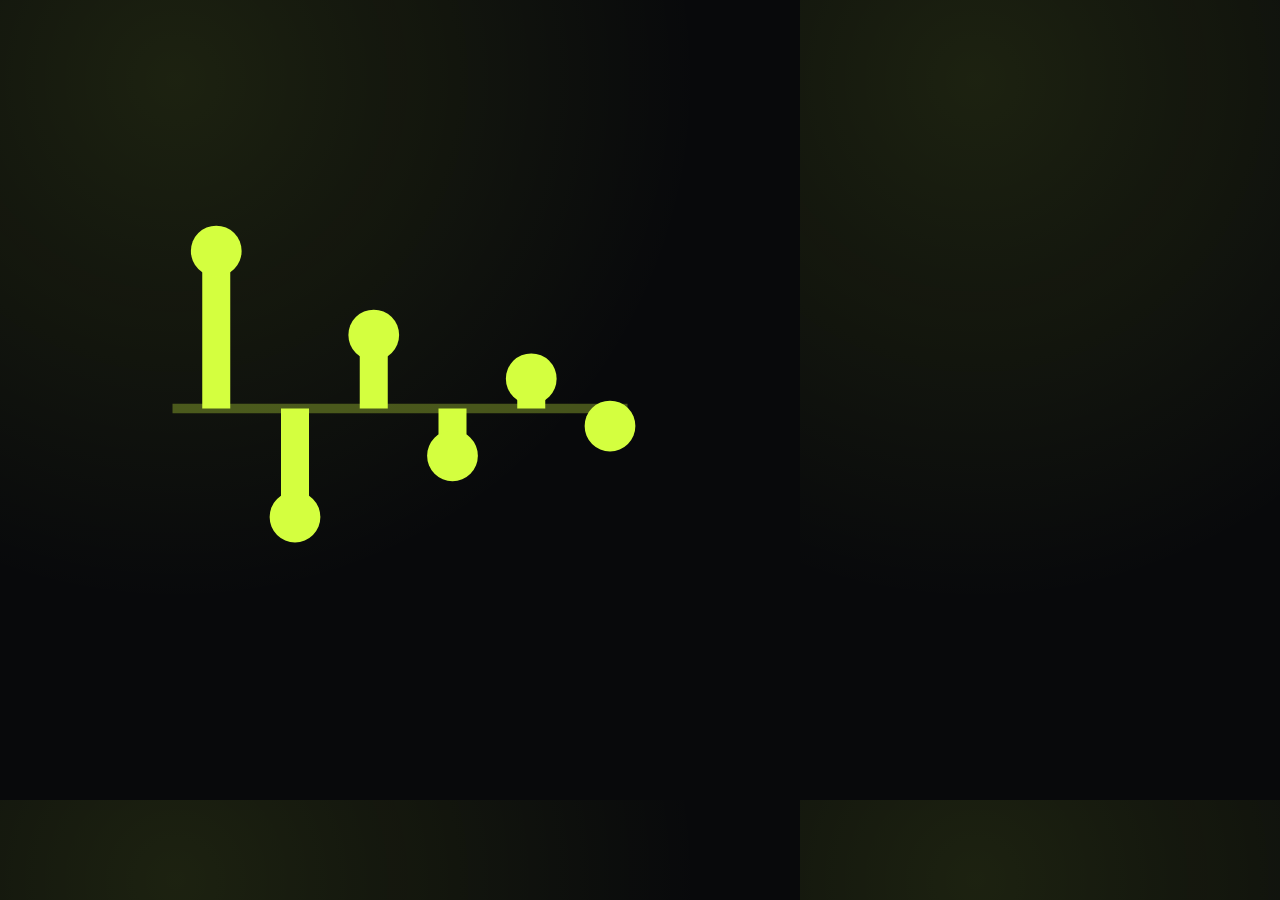
<file: design/banners/linkedin-logo.html>
<!doctype html><meta charset="utf-8">
<style>
  *{margin:0}
  html,body{width:800px;height:800px;overflow:hidden}
  body{
    background:
      radial-gradient(circle at 22% 10%, rgba(212,255,63,.10), transparent 55%),
      #08090b;
    display:grid;place-items:center;
  }
  svg{width:560px;height:auto;overflow:visible;margin-top:-18px}
</style>
<body>
  <svg viewBox="0 0 32 24" fill="none" stroke="#d4ff3f">
    <path d="M3 13 H29" stroke-width="0.55" opacity=".30"/>
    <path d="M5.5 13 V4 M10 13 V19.2 M14.5 13 V8.8 M19 13 V15.7 M23.5 13 V11.3 M28 13 V14" stroke-width="1.6"/>
    <g fill="#d4ff3f" stroke="none">
      <circle cx="5.5" cy="4" r="1.45"/><circle cx="10" cy="19.2" r="1.45"/><circle cx="14.5" cy="8.8" r="1.45"/>
      <circle cx="19" cy="15.7" r="1.45"/><circle cx="23.5" cy="11.3" r="1.45"/><circle cx="28" cy="14" r="1.45"/>
    </g>
  </svg>
</body>
</file>
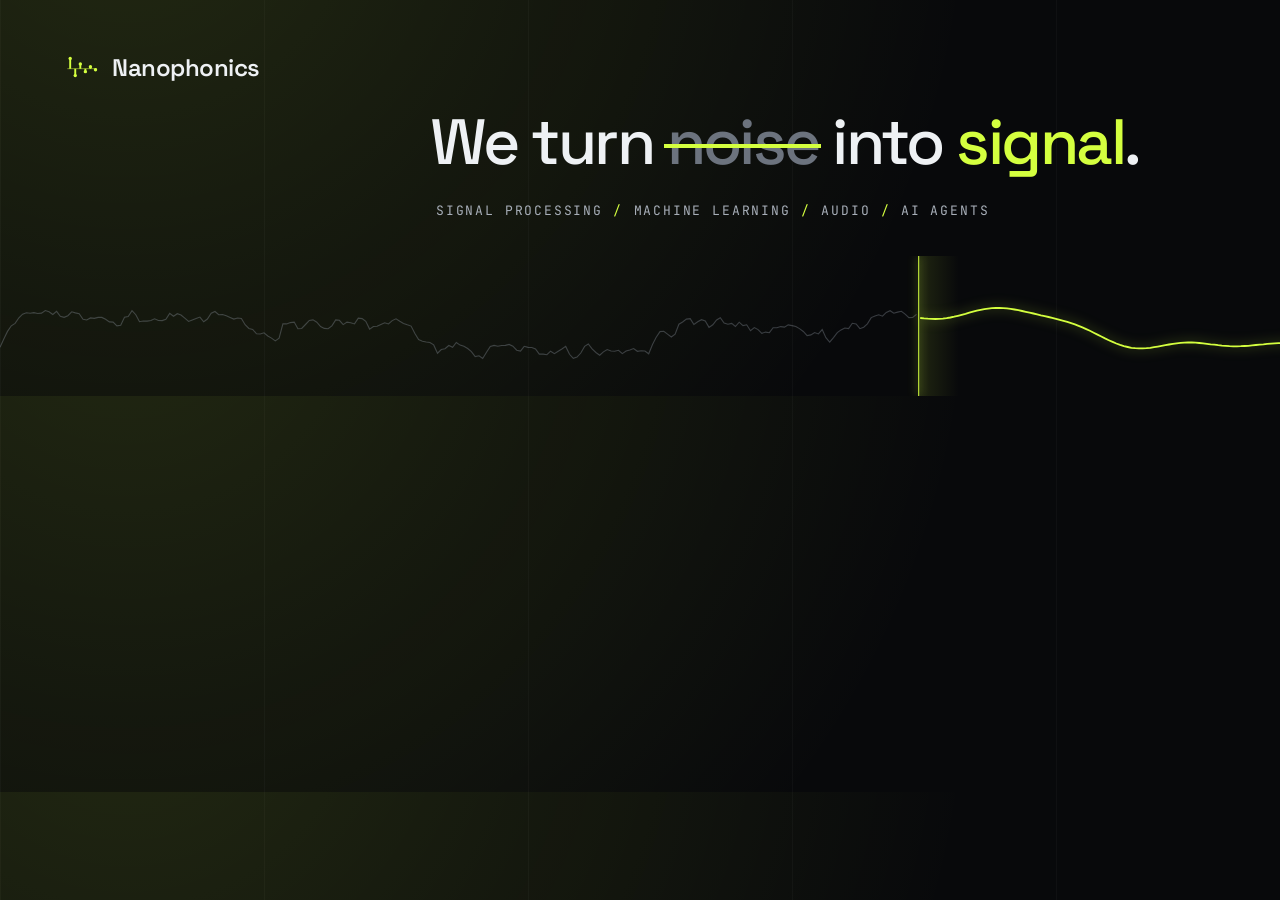
<file: design/banners/linkedin-profile.html>
<!doctype html><meta charset="utf-8"><style>
  @font-face{font-family:'Space Grotesk';src:url('../../assets/fonts/spacegrotesk-latin.woff2') format('woff2');font-weight:300 700}
  @font-face{font-family:'JetBrains Mono';src:url('../../assets/fonts/jetbrainsmono-latin.woff2') format('woff2');font-weight:100 800}
  *{box-sizing:border-box;margin:0}
  html,body{width:1584px;height:396px;overflow:hidden}
  body{
    background:
      radial-gradient(circle at 8% -30%, rgba(212,255,63,.13), transparent 55%),
      repeating-linear-gradient(to right, rgba(255,255,255,.026) 0 1px, transparent 1px 264px),
      #08090b;
    color:#eef1f4; font-family:'Space Grotesk',sans-serif; position:relative;
  }
  .mono{font-family:'JetBrains Mono',monospace;text-transform:uppercase;letter-spacing:.14em}
  .lockup{position:absolute;left:64px;top:52px;display:flex;align-items:center;gap:12px}
  .word{font-weight:600;font-size:24px;letter-spacing:-.02em}
  .head{position:absolute;left:430px;top:110px;font-weight:500;font-size:64px;
        letter-spacing:-.04em;line-height:1.02;white-space:nowrap}
  .strike{color:#6c737e;position:relative}
  .strike::after{content:"";position:absolute;left:-.04em;right:-.04em;top:53%;height:.06em;background:#d4ff3f}
  .hl{color:#d4ff3f}
  .areas{position:absolute;left:436px;top:202px;font-size:13px;color:#a7aeb8}
  .areas i{color:#d4ff3f;font-style:normal;padding:0 .8em}
  .tag{position:absolute;right:64px;top:58px;font-size:12px;color:#6c737e}
  svg.scope{position:absolute;inset:auto 0 0 0}
</style>
<body>
  <div class="lockup"><svg viewBox="0 0 32 24" fill="none" stroke="#d4ff3f" style="width:36px;height:auto;flex:none">
  <path d="M3 13 H29" stroke-width="1" opacity=".45"/>
  <path d="M5.5 13 V4 M10 13 V19.2 M14.5 13 V8.8 M19 13 V15.7 M23.5 13 V11.3 M28 13 V14" stroke-width="1.7"/>
  <g fill="#d4ff3f" stroke="none">
    <circle cx="5.5" cy="4" r="1.5"/><circle cx="10" cy="19.2" r="1.5"/><circle cx="14.5" cy="8.8" r="1.5"/>
    <circle cx="19" cy="15.7" r="1.5"/><circle cx="23.5" cy="11.3" r="1.5"/><circle cx="28" cy="14" r="1.5"/>
  </g>
</svg><span class="word">Nanophonics</span></div>
  <div class="head">We turn <span class="strike">noise</span> into <span class="hl">signal</span>.</div>
  <div class="areas mono">Signal processing<i>/</i>Machine learning<i>/</i>Audio<i>/</i>AI agents</div>
  <div class="tag mono">nanophonics.com</div>
  <svg class="scope" width="1584" height="140" style="top:256px" fill="none">
    <path d="M0.0 91.3 L3.8 83.1 L7.5 75.4 L11.3 69.8 L15.1 67.4 L18.9 61.8 L22.6 58.2 L26.4 56.7 L30.2 57.3 L33.9 56.6 L37.7 57.5 L41.5 57.1 L45.3 54.5 L49.0 55.7 L52.8 58.5 L56.6 55.3 L60.3 60.3 L64.1 61.3 L67.9 59.7 L71.7 55.8 L75.4 56.9 L79.2 57.7 L83.0 63.3 L86.7 64.0 L90.5 61.9 L94.3 62.4 L98.1 61.4 L101.8 61.4 L105.6 63.2 L109.4 65.9 L113.1 66.1 L116.9 69.9 L120.7 69.2 L124.5 61.2 L128.2 60.6 L132.0 54.6 L135.8 58.7 L139.5 65.7 L143.3 65.0 L147.1 65.1 L150.9 64.5 L154.6 62.8 L158.4 64.5 L162.2 64.6 L165.9 63.3 L169.7 57.4 L173.5 60.3 L177.3 57.7 L181.0 59.1 L184.8 62.1 L188.6 65.4 L192.3 63.9 L196.1 62.4 L199.9 61.1 L203.7 65.8 L207.4 63.0 L211.2 57.3 L215.0 55.5 L218.7 58.7 L222.5 58.5 L226.3 59.7 L230.1 61.4 L233.8 63.1 L237.6 62.0 L241.4 62.5 L245.1 68.7 L248.9 72.5 L252.7 73.4 L256.5 77.8 L260.2 78.0 L264.0 76.8 L267.8 80.0 L271.5 82.1 L275.3 84.9 L279.1 82.2 L282.9 67.8 L286.6 67.9 L290.4 66.6 L294.2 66.1 L297.9 72.7 L301.7 72.5 L305.5 68.5 L309.3 64.4 L313.0 63.9 L316.8 66.2 L320.6 70.5 L324.3 72.4 L328.1 72.8 L331.9 69.9 L335.7 63.9 L339.4 64.3 L343.2 68.6 L347.0 66.1 L350.7 66.7 L354.5 67.9 L358.3 62.2 L362.1 62.6 L365.8 65.3 L369.6 73.1 L373.4 70.5 L377.1 70.3 L380.9 68.4 L384.7 66.8 L388.5 68.0 L392.2 64.6 L396.0 62.8 L399.8 65.2 L403.5 67.4 L407.3 68.8 L411.1 70.1 L414.9 77.5 L418.6 83.6 L422.4 85.2 L426.2 86.0 L429.9 86.5 L433.7 88.9 L437.5 97.2 L441.3 93.5 L445.0 92.7 L448.8 89.5 L452.6 91.3 L456.3 86.5 L460.1 89.1 L463.9 90.3 L467.7 92.5 L471.4 95.7 L475.2 100.6 L479.0 99.8 L482.7 102.5 L486.5 96.3 L490.3 90.4 L494.1 89.4 L497.8 90.3 L501.6 89.5 L505.4 89.4 L509.1 88.4 L512.9 90.2 L516.7 94.2 L520.5 95.1 L524.2 90.3 L528.0 91.4 L531.8 91.5 L535.5 93.0 L539.3 98.1 L543.1 98.1 L546.9 98.7 L550.6 95.2 L554.4 97.7 L558.2 95.3 L561.9 93.0 L565.7 90.4 L569.5 98.3 L573.3 102.3 L577.0 101.1 L580.8 97.0 L584.6 90.4 L588.3 88.0 L592.1 92.9 L595.9 96.5 L599.7 99.2 L603.4 95.9 L607.2 93.5 L611.0 95.0 L614.7 95.2 L618.5 94.3 L622.3 97.6 L626.1 95.1 L629.8 93.9 L633.6 92.5 L637.4 95.3 L641.1 94.7 L644.9 95.0 L648.7 97.8 L652.5 88.5 L656.2 81.2 L660.0 75.6 L663.8 75.3 L667.5 78.1 L671.3 81.0 L675.1 78.2 L678.9 68.2 L682.6 66.0 L686.4 63.1 L690.2 62.7 L693.9 68.5 L697.7 65.8 L701.5 63.7 L705.3 65.0 L709.0 71.4 L712.8 68.8 L716.6 64.0 L720.3 61.7 L724.1 67.0 L727.9 68.3 L731.7 67.4 L735.4 70.5 L739.2 66.2 L743.0 69.6 L746.7 68.8 L750.5 74.7 L754.3 71.6 L758.1 73.6 L761.8 77.3 L765.6 76.1 L769.4 76.7 L773.1 71.7 L776.9 71.8 L780.7 70.6 L784.5 71.1 L788.2 68.9 L792.0 69.6 L795.8 70.5 L799.5 72.6 L803.3 75.5 L807.1 79.6 L810.9 78.9 L814.6 76.5 L818.4 77.9 L822.2 73.6 L825.9 81.7 L829.7 86.2 L833.5 81.6 L837.3 76.6 L841.0 73.9 L844.8 72.0 L848.6 72.6 L852.3 67.3 L856.1 68.0 L859.9 72.7 L863.7 71.2 L867.4 67.8 L871.2 61.6 L875.0 60.0 L878.7 58.8 L882.5 60.2 L886.3 56.4 L890.1 54.7 L893.8 57.2 L897.6 56.1 L901.4 55.3 L905.1 58.1 L908.9 61.6 L912.7 61.5 L916.5 58.3" stroke="rgba(150,158,170,.34)" stroke-width="1.1"/>
    <path d="M920.2 62.0 L924.0 62.4 L927.8 62.7 L931.5 62.9 L935.3 63.0 L939.1 62.8 L942.9 62.6 L946.6 62.1 L950.4 61.5 L954.2 60.7 L957.9 59.8 L961.7 58.8 L965.5 57.8 L969.3 56.7 L973.0 55.7 L976.8 54.7 L980.6 53.9 L984.3 53.1 L988.1 52.6 L991.9 52.2 L995.7 52.0 L999.4 51.9 L1003.2 52.1 L1007.0 52.4 L1010.7 52.9 L1014.5 53.5 L1018.3 54.2 L1022.1 55.0 L1025.8 55.8 L1029.6 56.6 L1033.4 57.5 L1037.1 58.4 L1040.9 59.3 L1044.7 60.1 L1048.5 61.0 L1052.2 61.9 L1056.0 62.8 L1059.8 63.8 L1063.5 64.8 L1067.3 65.9 L1071.1 67.1 L1074.9 68.4 L1078.6 69.9 L1082.4 71.4 L1086.2 73.1 L1089.9 74.8 L1093.7 76.7 L1097.5 78.6 L1101.3 80.5 L1105.0 82.4 L1108.8 84.2 L1112.6 85.9 L1116.3 87.5 L1120.1 88.9 L1123.9 90.1 L1127.7 91.0 L1131.4 91.8 L1135.2 92.2 L1139.0 92.4 L1142.7 92.4 L1146.5 92.2 L1150.3 91.8 L1154.1 91.2 L1157.8 90.6 L1161.6 89.9 L1165.4 89.2 L1169.1 88.5 L1172.9 87.8 L1176.7 87.3 L1180.5 86.9 L1184.2 86.6 L1188.0 86.5 L1191.8 86.5 L1195.5 86.7 L1199.3 87.0 L1203.1 87.3 L1206.9 87.8 L1210.6 88.3 L1214.4 88.7 L1218.2 89.2 L1221.9 89.6 L1225.7 89.9 L1229.5 90.2 L1233.3 90.3 L1237.0 90.3 L1240.8 90.2 L1244.6 90.0 L1248.3 89.8 L1252.1 89.4 L1255.9 89.0 L1259.7 88.6 L1263.4 88.3 L1267.2 87.9 L1271.0 87.6 L1274.7 87.4 L1278.5 87.2 L1282.3 87.1 L1286.1 87.1 L1289.8 87.1 L1293.6 87.2 L1297.4 87.3 L1301.1 87.4 L1304.9 87.5 L1308.7 87.5 L1312.5 87.4 L1316.2 87.3 L1320.0 87.0 L1323.8 86.7 L1327.5 86.2 L1331.3 85.7 L1335.1 85.0 L1338.9 84.3 L1342.6 83.6 L1346.4 82.9 L1350.2 82.2 L1353.9 81.6 L1357.7 81.2 L1361.5 80.8 L1365.3 80.7 L1369.0 80.7 L1372.8 81.0 L1376.6 81.5 L1380.3 82.1 L1384.1 83.0 L1387.9 84.0 L1391.7 85.2 L1395.4 86.4 L1399.2 87.7 L1403.0 89.0 L1406.7 90.3 L1410.5 91.4 L1414.3 92.4 L1418.1 93.3 L1421.8 93.9 L1425.6 94.4 L1429.4 94.6 L1433.1 94.6 L1436.9 94.4 L1440.7 93.9 L1444.5 93.3 L1448.2 92.6 L1452.0 91.7 L1455.8 90.7 L1459.5 89.7 L1463.3 88.6 L1467.1 87.5 L1470.9 86.4 L1474.6 85.4 L1478.4 84.4 L1482.2 83.4 L1485.9 82.4 L1489.7 81.5 L1493.5 80.6 L1497.3 79.6 L1501.0 78.6 L1504.8 77.6 L1508.6 76.5 L1512.3 75.3 L1516.1 74.0 L1519.9 72.7 L1523.7 71.2 L1527.4 69.8 L1531.2 68.3 L1535.0 66.7 L1538.7 65.2 L1542.5 63.8 L1546.3 62.4 L1550.1 61.2 L1553.8 60.0 L1557.6 59.1 L1561.4 58.3 L1565.1 57.8 L1568.9 57.4 L1572.7 57.2 L1576.5 57.2 L1580.2 57.3 L1584.0 57.6" stroke="#d4ff3f" stroke-width="1.8" style="filter:drop-shadow(0 0 6px rgba(212,255,63,.55))"/>
    <rect x="918.7" y="0" width="40" height="140" fill="url(#eg)"/>
    <defs><linearGradient id="eg" x1="0" x2="1"><stop offset="0" stop-color="rgba(212,255,63,.12)"/><stop offset="1" stop-color="rgba(212,255,63,0)"/></linearGradient></defs>
    <path d="M918.7 0 V140" stroke="#d4ff3f" stroke-width="1" style="filter:drop-shadow(0 0 5px #d4ff3f)"/>
  </svg>
</body>
</file>
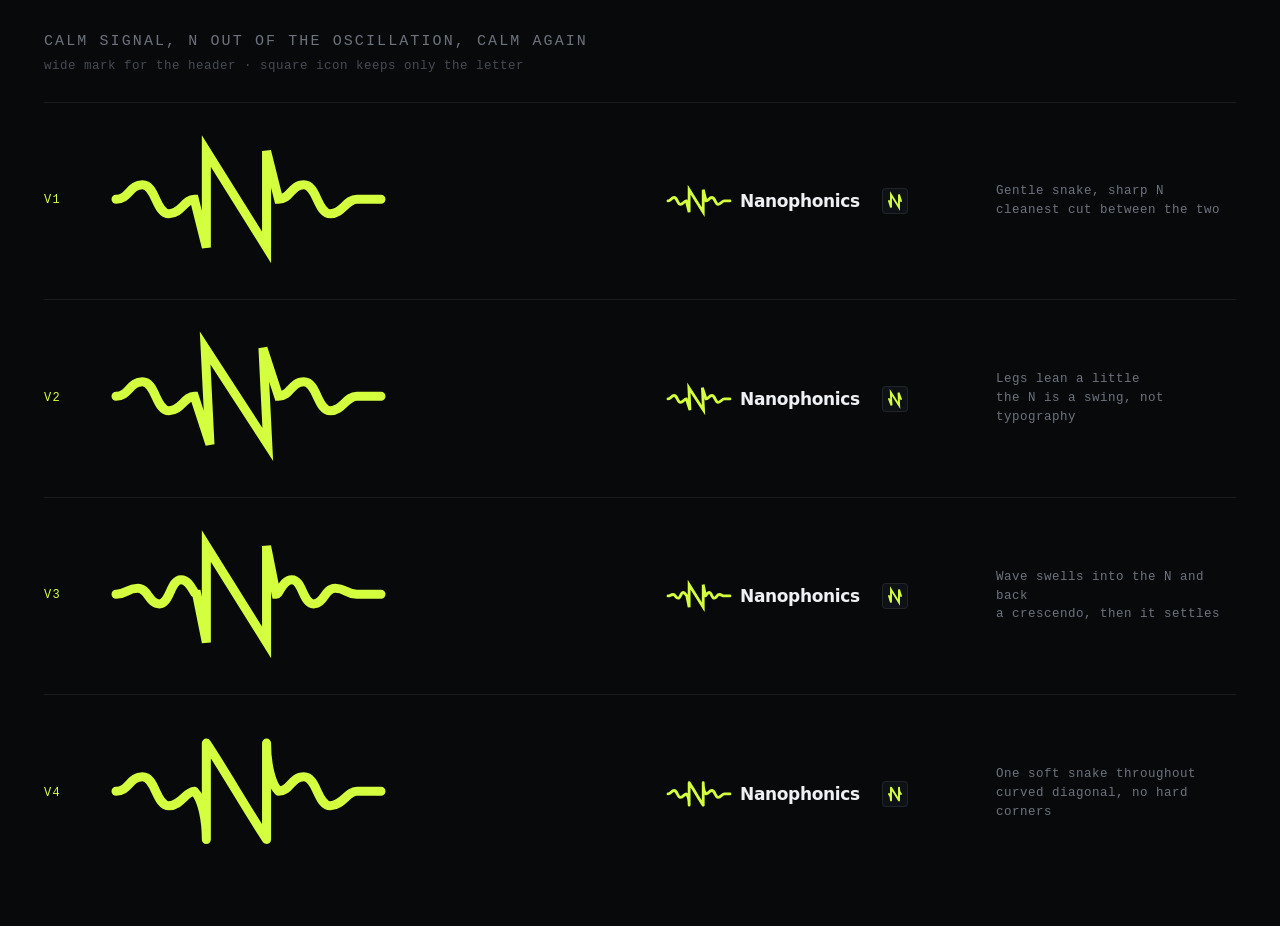
<file: design/logos/n-preview.html>
<!doctype html>
<meta charset="utf-8">
<title>Nanophonics — signal becomes N</title>
<style>
  :root{ --bg:#08090b; --acc:#d4ff3f; --ink:#eef1f4; --ink3:#6c737e; --line:rgba(255,255,255,.08); }
  *{box-sizing:border-box;margin:0}
  body{background:var(--bg);color:var(--ink);font-family:system-ui,sans-serif;padding:34px 44px}
  h1{font:400 15px/1 ui-monospace,Consolas,monospace;letter-spacing:.14em;text-transform:uppercase;
     color:var(--ink3);margin-bottom:8px}
  h2{font:400 12.5px/1.5 ui-monospace,Consolas,monospace;color:#454b55;margin-bottom:26px;letter-spacing:.04em}
  .row{display:grid;grid-template-columns:44px 1fr 300px 240px;gap:28px;align-items:center;
       padding:24px 0;border-top:1px solid var(--line)}
  .tag{font:400 12px/1.3 ui-monospace,Consolas,monospace;color:var(--acc);letter-spacing:.1em}
  .desc{font:400 12.5px/1.5 ui-monospace,Consolas,monospace;color:var(--ink3);letter-spacing:.04em}
  .big svg{width:265px;height:auto;color:var(--acc);overflow:visible}
  .sizes{display:flex;align-items:center;gap:22px}
  .lockup{display:flex;align-items:center;gap:10px}
  .lockup svg{width:62px;height:auto;color:var(--acc);overflow:visible}
  .word{font-weight:600;font-size:17px;letter-spacing:-.02em}
  .fav{width:16px;height:16px;color:var(--acc);overflow:visible}
  .favbox{display:grid;place-items:center;width:26px;height:26px;background:#0e1116;
          border:1px solid var(--line);border-radius:4px}
</style>
<body>
<h1>Calm signal, N out of the oscillation, calm again</h1>
<h2>wide mark for the header · square icon keeps only the letter</h2>

<!-- ═══ V1 : gentle snake, sharp N ═══ -->
<div class="row">
  <div class="tag">V1</div>
  <div class="big">
    <svg viewBox="0 0 44 24" fill="none" stroke="currentColor" stroke-width="1.5" stroke-linecap="round" stroke-linejoin="miter">
      <path d="M0 12 C2.2 12 2.2 9.6 4.4 9.6 C6.6 9.6 6.6 14.4 8.8 14.4 C10.8 14.4 11.4 12 13 12
               L15 20 L15 4 L25 20 L25 4 L27 12
               C29 12 29 9.6 31.2 9.6 C33.4 9.6 33.4 14.4 35.6 14.4 C37.6 14.4 38.2 12 40 12 L44 12"/>
    </svg>
  </div>
  <div class="sizes">
    <div class="lockup"><svg viewBox="0 0 44 24" fill="none" stroke="currentColor" stroke-width="2" stroke-linecap="round"><path d="M0 12 C2.2 12 2.2 9.6 4.4 9.6 C6.6 9.6 6.6 14.4 8.8 14.4 C10.8 14.4 11.4 12 13 12 L15 20 L15 4 L25 20 L25 4 L27 12 C29 12 29 9.6 31.2 9.6 C33.4 9.6 33.4 14.4 35.6 14.4 C37.6 14.4 38.2 12 40 12 L44 12"/></svg><span class="word">Nanophonics</span></div>
    <div class="favbox"><svg class="fav" viewBox="12 2 16 20" fill="none" stroke="currentColor" stroke-width="2.4" stroke-linecap="round"><path d="M12.5 12 L15 20 L15 4 L25 20 L25 4 L27.5 12"/></svg></div>
  </div>
  <div class="desc">Gentle snake, sharp N<br>cleanest cut between the two</div>
</div>

<!-- ═══ V2 : the legs lean, N stays a swing ═══ -->
<div class="row">
  <div class="tag">V2</div>
  <div class="big">
    <svg viewBox="0 0 44 24" fill="none" stroke="currentColor" stroke-width="1.5" stroke-linecap="round" stroke-linejoin="miter">
      <path d="M0 12 C2.2 12 2.2 9.6 4.4 9.6 C6.6 9.6 6.6 14.4 8.8 14.4 C10.8 14.4 11.4 12 13 12
               L15.6 20 L14.8 4 L25.2 20 L24.4 4 L27 12
               C29 12 29 9.6 31.2 9.6 C33.4 9.6 33.4 14.4 35.6 14.4 C37.6 14.4 38.2 12 40 12 L44 12"/>
    </svg>
  </div>
  <div class="sizes">
    <div class="lockup"><svg viewBox="0 0 44 24" fill="none" stroke="currentColor" stroke-width="2" stroke-linecap="round"><path d="M0 12 C2.2 12 2.2 9.6 4.4 9.6 C6.6 9.6 6.6 14.4 8.8 14.4 C10.8 14.4 11.4 12 13 12 L15.6 20 L14.8 4 L25.2 20 L24.4 4 L27 12 C29 12 29 9.6 31.2 9.6 C33.4 9.6 33.4 14.4 35.6 14.4 C37.6 14.4 38.2 12 40 12 L44 12"/></svg><span class="word">Nanophonics</span></div>
    <div class="favbox"><svg class="fav" viewBox="12 2 16 20" fill="none" stroke="currentColor" stroke-width="2.4" stroke-linecap="round"><path d="M12.5 12 L15.6 20 L14.8 4 L25.2 20 L24.4 4 L27.5 12"/></svg></div>
  </div>
  <div class="desc">Legs lean a little<br>the N is a swing, not typography</div>
</div>

<!-- ═══ V3 : the wave grows into the N, then shrinks ═══ -->
<div class="row">
  <div class="tag">V3</div>
  <div class="big">
    <svg viewBox="0 0 44 24" fill="none" stroke="currentColor" stroke-width="1.5" stroke-linecap="round" stroke-linejoin="miter">
      <path d="M0 12 C1.8 12 1.8 11 3.6 11 C5.4 11 5.4 13.6 7.2 13.6 C9 13.6 9 9.6 10.8 9.6 C12.4 9.6 12.8 12 13.4 12
               L15 20 L15 4 L25 20 L25 4 L26.6 12
               C27.2 12 27.6 9.6 29.2 9.6 C31 9.6 31 13.6 32.8 13.6 C34.6 13.6 34.6 11 36.4 11 C38.2 11 38.2 12 40 12 L44 12"/>
    </svg>
  </div>
  <div class="sizes">
    <div class="lockup"><svg viewBox="0 0 44 24" fill="none" stroke="currentColor" stroke-width="2" stroke-linecap="round"><path d="M0 12 C1.8 12 1.8 11 3.6 11 C5.4 11 5.4 13.6 7.2 13.6 C9 13.6 9 9.6 10.8 9.6 C12.4 9.6 12.8 12 13.4 12 L15 20 L15 4 L25 20 L25 4 L26.6 12 C27.2 12 27.6 9.6 29.2 9.6 C31 9.6 31 13.6 32.8 13.6 C34.6 13.6 34.6 11 36.4 11 C38.2 11 38.2 12 40 12 L44 12"/></svg><span class="word">Nanophonics</span></div>
    <div class="favbox"><svg class="fav" viewBox="12 2 16 20" fill="none" stroke="currentColor" stroke-width="2.4" stroke-linecap="round"><path d="M12.5 12 L15 20 L15 4 L25 20 L25 4 L27.5 12"/></svg></div>
  </div>
  <div class="desc">Wave swells into the N and back<br>a crescendo, then it settles</div>
</div>

<!-- ═══ V4 : everything rounded, one soft snake ═══ -->
<div class="row">
  <div class="tag">V4</div>
  <div class="big">
    <svg viewBox="0 0 44 24" fill="none" stroke="currentColor" stroke-width="1.5" stroke-linecap="round" stroke-linejoin="round">
      <path d="M0 12 C2.2 12 2.2 9.6 4.4 9.6 C6.6 9.6 6.6 14.4 8.8 14.4 C10.8 14.4 11.6 12 13 12
               C14.4 13.4 15 17 15 20 L15 4 C18 8.5 22 15.5 25 20 L25 4 C25 7.6 25.8 10.8 27 12
               C29 12 29 9.6 31.2 9.6 C33.4 9.6 33.4 14.4 35.6 14.4 C37.6 14.4 38.4 12 40 12 L44 12"/>
    </svg>
  </div>
  <div class="sizes">
    <div class="lockup"><svg viewBox="0 0 44 24" fill="none" stroke="currentColor" stroke-width="2" stroke-linecap="round" stroke-linejoin="round"><path d="M0 12 C2.2 12 2.2 9.6 4.4 9.6 C6.6 9.6 6.6 14.4 8.8 14.4 C10.8 14.4 11.6 12 13 12 C14.4 13.4 15 17 15 20 L15 4 C18 8.5 22 15.5 25 20 L25 4 C25 7.6 25.8 10.8 27 12 C29 12 29 9.6 31.2 9.6 C33.4 9.6 33.4 14.4 35.6 14.4 C37.6 14.4 38.4 12 40 12 L44 12"/></svg><span class="word">Nanophonics</span></div>
    <div class="favbox"><svg class="fav" viewBox="12 2 16 20" fill="none" stroke="currentColor" stroke-width="2.4" stroke-linecap="round" stroke-linejoin="round"><path d="M12.5 12 C14 13.4 15 17 15 20 L15 4 C18 8.5 22 15.5 25 20 L25 4 C25 8 26 11 27.5 12"/></svg></div>
  </div>
  <div class="desc">One soft snake throughout<br>curved diagonal, no hard corners</div>
</div>

</body>
</file>
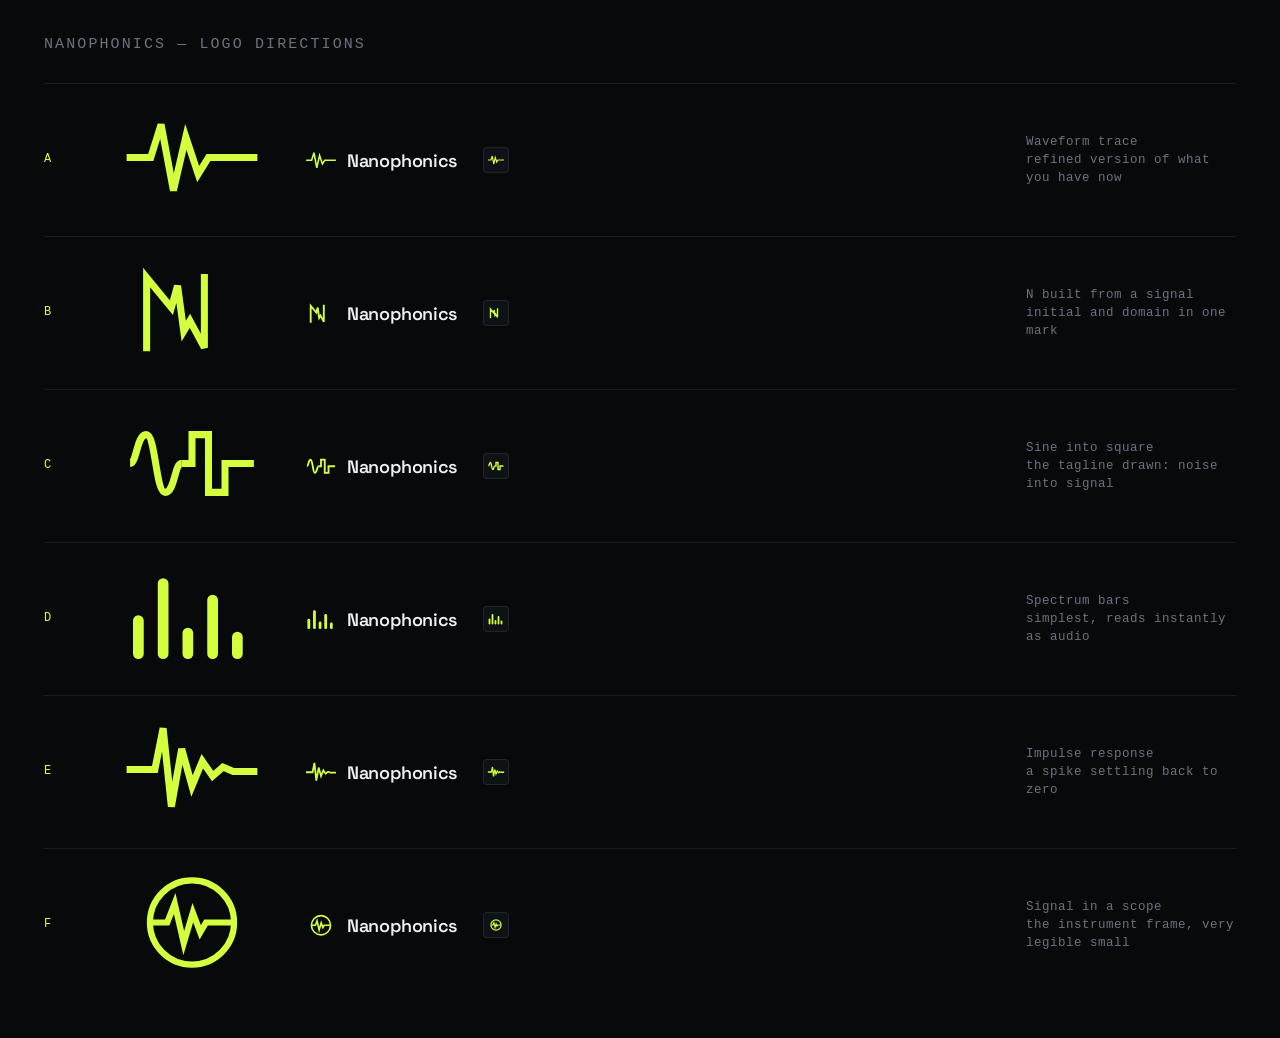
<file: design/logos/preview.html>
<!doctype html>
<meta charset="utf-8">
<title>Nanophonics logo options</title>
<link rel="preconnect" href="https://fonts.googleapis.com">
<style>
  @font-face{font-family:'Space Grotesk';src:url('[data-uri]') format('woff2');font-weight:300 700;}
  :root{ --bg:#08090b; --acc:#d4ff3f; --ink:#eef1f4; --ink3:#6c737e; --line:rgba(255,255,255,.08); }
  *{box-sizing:border-box;margin:0}
  body{background:var(--bg);color:var(--ink);font-family:'Space Grotesk',system-ui,sans-serif;padding:36px 44px}
  h1{font-size:15px;letter-spacing:.14em;text-transform:uppercase;color:var(--ink3);font-weight:400;margin-bottom:30px;font-family:ui-monospace,Consolas,monospace}
  .row{display:grid;grid-template-columns:52px 150px 1fr 210px;gap:30px;align-items:center;
       padding:24px 0;border-top:1px solid var(--line)}
  .tag{font:400 12px/1.3 ui-monospace,Consolas,monospace;color:var(--acc);letter-spacing:.1em}
  .desc{font:400 12.5px/1.45 ui-monospace,Consolas,monospace;color:var(--ink3);letter-spacing:.04em}
  .big svg{width:132px;height:auto;color:var(--acc);overflow:visible}
  .sizes{display:flex;align-items:center;gap:26px}
  .lockup{display:flex;align-items:center;gap:11px}
  .lockup svg{width:30px;height:auto;color:var(--acc);overflow:visible}
  .word{font-weight:600;font-size:18px;letter-spacing:-.02em}
  .fav{width:16px;height:16px;color:var(--acc);overflow:visible}
  .favbox{display:grid;place-items:center;width:26px;height:26px;background:#0e1116;border:1px solid var(--line);border-radius:4px}
</style>
<body>
<h1>Nanophonics — logo directions</h1>

<!-- A -->
<div class="row">
  <div class="tag">A</div>
  <div class="big">
    <svg viewBox="0 0 32 24" fill="none" stroke="currentColor" stroke-width="1.7" stroke-linecap="square" stroke-linejoin="miter">
      <path d="M1 12 H6 L8.5 4 L11.5 20 L14.5 7 L17.5 16 L20 12 H31"/>
    </svg>
  </div>
  <div class="sizes">
    <div class="lockup">
      <svg viewBox="0 0 32 24" fill="none" stroke="currentColor" stroke-width="1.7" stroke-linecap="square"><path d="M1 12 H6 L8.5 4 L11.5 20 L14.5 7 L17.5 16 L20 12 H31"/></svg>
      <span class="word">Nanophonics</span>
    </div>
    <div class="favbox"><svg class="fav" viewBox="0 0 32 24" fill="none" stroke="currentColor" stroke-width="2.4" stroke-linecap="square"><path d="M1 12 H6 L8.5 4 L11.5 20 L14.5 7 L17.5 16 L20 12 H31"/></svg></div>
  </div>
  <div class="desc">Waveform trace<br>refined version of what you have now</div>
</div>

<!-- B -->
<div class="row">
  <div class="tag">B</div>
  <div class="big">
    <svg viewBox="0 0 32 24" fill="none" stroke="currentColor" stroke-width="1.7" stroke-linecap="square" stroke-linejoin="miter">
      <path d="M5 21 V4 L11 11.3 L12.5 6 L14 17 L15.5 14.5 L19 21 V4"/>
    </svg>
  </div>
  <div class="sizes">
    <div class="lockup">
      <svg viewBox="0 0 32 24" fill="none" stroke="currentColor" stroke-width="2" stroke-linecap="square"><path d="M5 21 V4 L11 11.3 L12.5 6 L14 17 L15.5 14.5 L19 21 V4"/></svg>
      <span class="word">Nanophonics</span>
    </div>
    <div class="favbox"><svg class="fav" viewBox="0 0 32 24" fill="none" stroke="currentColor" stroke-width="2.8" stroke-linecap="square"><path d="M5 21 V4 L11 11.3 L12.5 6 L14 17 L15.5 14.5 L19 21 V4"/></svg></div>
  </div>
  <div class="desc">N built from a signal<br>initial and domain in one mark</div>
</div>

<!-- C -->
<div class="row">
  <div class="tag">C</div>
  <div class="big">
    <svg viewBox="0 0 32 24" fill="none" stroke="currentColor" stroke-width="1.7" stroke-linecap="butt" stroke-linejoin="miter">
      <path d="M1 12 C2.6 12 2.6 5 4.9 5 C7.2 5 7.2 19 9.5 19 C11.8 19 11.8 12 13.4 12"/>
      <path d="M13.4 12 H16 V5 H20 V19 H24 V12 H31"/>
    </svg>
  </div>
  <div class="sizes">
    <div class="lockup">
      <svg viewBox="0 0 32 24" fill="none" stroke="currentColor" stroke-width="2" stroke-linecap="butt"><path d="M1 12 C2.6 12 2.6 5 4.9 5 C7.2 5 7.2 19 9.5 19 C11.8 19 11.8 12 13.4 12"/><path d="M13.4 12 H16 V5 H20 V19 H24 V12 H31"/></svg>
      <span class="word">Nanophonics</span>
    </div>
    <div class="favbox"><svg class="fav" viewBox="0 0 32 24" fill="none" stroke="currentColor" stroke-width="2.8" stroke-linecap="butt"><path d="M1 12 C2.6 12 2.6 5 4.9 5 C7.2 5 7.2 19 9.5 19 C11.8 19 11.8 12 13.4 12"/><path d="M13.4 12 H16 V5 H20 V19 H24 V12 H31"/></svg></div>
  </div>
  <div class="desc">Sine into square<br>the tagline drawn: noise into signal</div>
</div>

<!-- D -->
<div class="row">
  <div class="tag">D</div>
  <div class="big">
    <svg viewBox="0 0 32 24" fill="none" stroke="currentColor" stroke-width="2.6" stroke-linecap="round">
      <path d="M3 21 V13"/><path d="M9 21 V4"/><path d="M15 21 V16"/><path d="M21 21 V8"/><path d="M27 21 V17"/>
    </svg>
  </div>
  <div class="sizes">
    <div class="lockup">
      <svg viewBox="0 0 32 24" fill="none" stroke="currentColor" stroke-width="3" stroke-linecap="round"><path d="M3 21 V13"/><path d="M9 21 V4"/><path d="M15 21 V16"/><path d="M21 21 V8"/><path d="M27 21 V17"/></svg>
      <span class="word">Nanophonics</span>
    </div>
    <div class="favbox"><svg class="fav" viewBox="0 0 32 24" fill="none" stroke="currentColor" stroke-width="3.6" stroke-linecap="round"><path d="M3 21 V13"/><path d="M9 21 V4"/><path d="M15 21 V16"/><path d="M21 21 V8"/><path d="M27 21 V17"/></svg></div>
  </div>
  <div class="desc">Spectrum bars<br>simplest, reads instantly as audio</div>
</div>

<!-- E -->
<div class="row">
  <div class="tag">E</div>
  <div class="big">
    <svg viewBox="0 0 32 24" fill="none" stroke="currentColor" stroke-width="1.7" stroke-linecap="square" stroke-linejoin="miter">
      <path d="M1 12 H7 L9 2 L11 21 L13.5 7 L16 16 L18.5 10 L21 13.6 L23.5 11.4 L26 12.5 H31"/>
    </svg>
  </div>
  <div class="sizes">
    <div class="lockup">
      <svg viewBox="0 0 32 24" fill="none" stroke="currentColor" stroke-width="1.9" stroke-linecap="square"><path d="M1 12 H7 L9 2 L11 21 L13.5 7 L16 16 L18.5 10 L21 13.6 L23.5 11.4 L26 12.5 H31"/></svg>
      <span class="word">Nanophonics</span>
    </div>
    <div class="favbox"><svg class="fav" viewBox="0 0 32 24" fill="none" stroke="currentColor" stroke-width="2.6" stroke-linecap="square"><path d="M1 12 H7 L9 2 L11 21 L13.5 7 L16 16 L18.5 10 L21 13.6 L23.5 11.4 L26 12.5 H31"/></svg></div>
  </div>
  <div class="desc">Impulse response<br>a spike settling back to zero</div>
</div>

<!-- F -->
<div class="row">
  <div class="tag">F</div>
  <div class="big">
    <svg viewBox="0 0 32 24" fill="none" stroke="currentColor" stroke-width="1.5">
      <circle cx="16" cy="12" r="10.2"/>
      <path d="M7 12 H10 L11.8 7.4 L14 17 L16.2 9.6 L18 14.4 L19.4 12 H25" stroke-linecap="square"/>
    </svg>
  </div>
  <div class="sizes">
    <div class="lockup">
      <svg viewBox="0 0 32 24" fill="none" stroke="currentColor" stroke-width="1.8"><circle cx="16" cy="12" r="10.2"/><path d="M7 12 H10 L11.8 7.4 L14 17 L16.2 9.6 L18 14.4 L19.4 12 H25" stroke-linecap="square"/></svg>
      <span class="word">Nanophonics</span>
    </div>
    <div class="favbox"><svg class="fav" viewBox="0 0 32 24" fill="none" stroke="currentColor" stroke-width="2.4"><circle cx="16" cy="12" r="10.2"/><path d="M7 12 H10 L11.8 7.4 L14 17 L16.2 9.6 L18 14.4 L19.4 12 H25" stroke-linecap="square"/></svg></div>
  </div>
  <div class="desc">Signal in a scope<br>the instrument frame, very legible small</div>
</div>

</body>
</file>
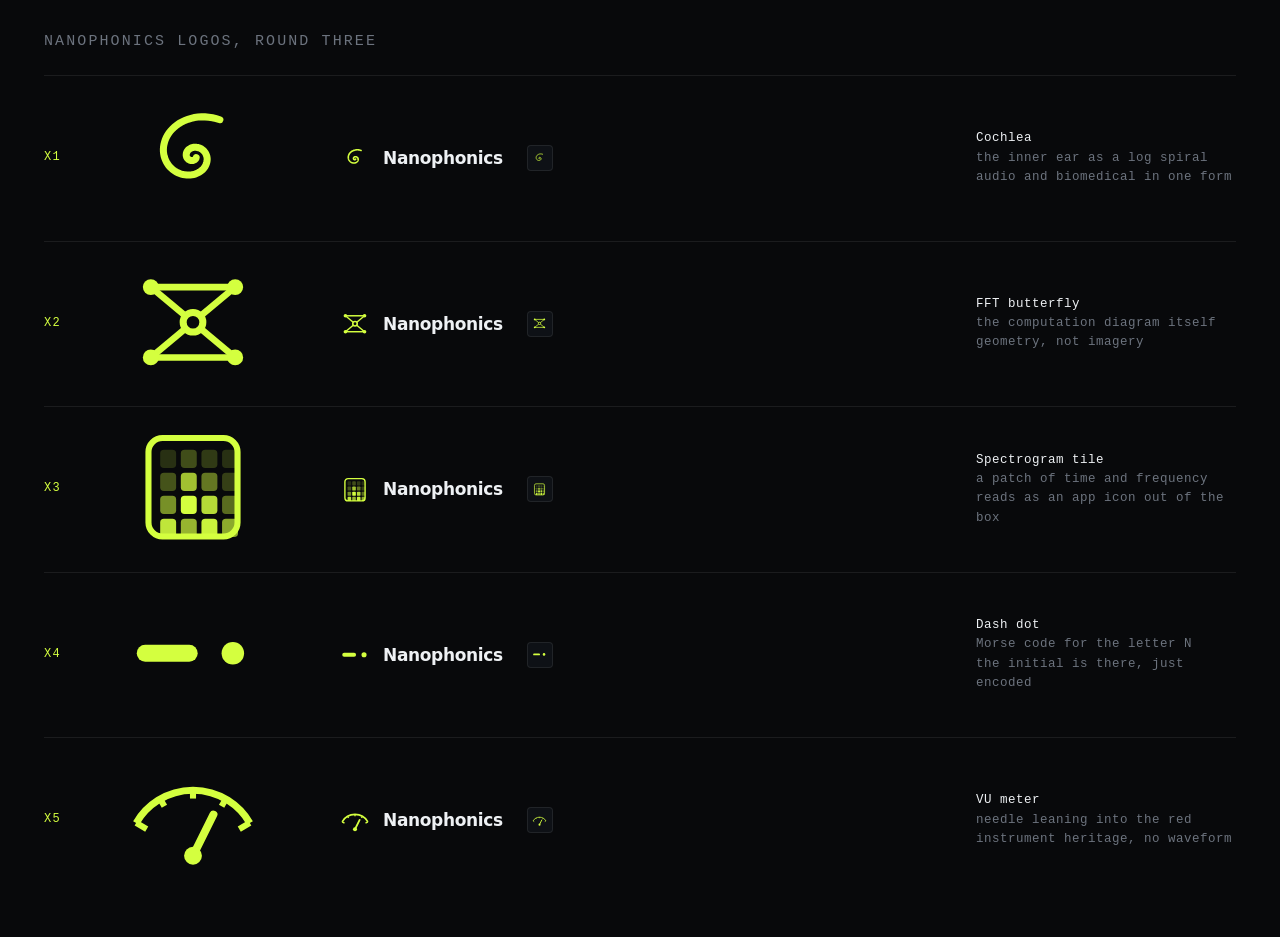
<file: design/logos/round3-preview.html>
<!doctype html>
<meta charset="utf-8">
<title>Nanophonics logos, round three</title>
<style>
  :root{ --bg:#08090b; --acc:#d4ff3f; --ink:#eef1f4; --ink3:#6c737e; --line:rgba(255,255,255,.08); }
  *{box-sizing:border-box;margin:0}
  body{background:var(--bg);color:var(--ink);font-family:system-ui,sans-serif;padding:34px 44px}
  h1{font:400 15px/1 ui-monospace,Consolas,monospace;letter-spacing:.14em;text-transform:uppercase;
     color:var(--ink3);margin-bottom:26px}
  .row{display:grid;grid-template-columns:44px 190px 1fr 260px;gap:30px;align-items:center;
       padding:24px 0;border-top:1px solid var(--line)}
  .tag{font:400 12px/1.3 ui-monospace,Consolas,monospace;color:var(--acc);letter-spacing:.1em}
  .desc{font:400 12.5px/1.55 ui-monospace,Consolas,monospace;color:var(--ink3);letter-spacing:.04em}
  .desc b{color:var(--ink);font-weight:500}
  .big svg{width:150px;height:auto;color:var(--acc);overflow:visible}
  .sizes{display:flex;align-items:center;gap:24px}
  .lockup{display:flex;align-items:center;gap:11px}
  .lockup svg{width:34px;height:auto;color:var(--acc);overflow:visible}
  .word{font-weight:600;font-size:17px;letter-spacing:-.02em}
  .fav{width:17px;height:auto;color:var(--acc);overflow:visible}
  .favbox{display:grid;place-items:center;width:26px;height:26px;background:#0e1116;
          border:1px solid var(--line);border-radius:4px}
</style>
<body>
<h1>Nanophonics logos, round three</h1>
<div class="row">
  <div class="tag">X1</div>
  <div class="big">
    <svg viewBox="0 0 32 24" fill="none" stroke="currentColor">
      <path d="M16.67 12.31 L16.65 12.37 L16.63 12.42 L16.60 12.48 L16.57 12.53 L16.53 12.58 L16.49 12.63 L16.44 12.68 L16.39 12.72 L16.33 12.76 L16.27 12.80 L16.20 12.83 L16.13 12.86 L16.06 12.88 L15.98 12.90 L15.90 12.91 L15.82 12.92 L15.73 12.92 L15.65 12.91 L15.56 12.90 L15.48 12.88 L15.39 12.86 L15.30 12.82 L15.22 12.78 L15.14 12.74 L15.06 12.69 L14.98 12.63 L14.91 12.56 L14.85 12.49 L14.78 12.41 L14.73 12.32 L14.68 12.23 L14.64 12.14 L14.61 12.04 L14.58 11.94 L14.56 11.83 L14.56 11.72 L14.56 11.60 L14.57 11.49 L14.59 11.38 L14.63 11.26 L14.67 11.15 L14.73 11.03 L14.79 10.92 L14.87 10.81 L14.95 10.71 L15.05 10.61 L15.16 10.52 L15.28 10.43 L15.41 10.36 L15.54 10.28 L15.69 10.22 L15.84 10.17 L16.00 10.13 L16.16 10.10 L16.33 10.08 L16.51 10.08 L16.69 10.09 L16.87 10.11 L17.05 10.14 L17.23 10.19 L17.41 10.26 L17.58 10.33 L17.76 10.43 L17.92 10.53 L18.08 10.65 L18.24 10.79 L18.38 10.94 L18.51 11.10 L18.63 11.27 L18.73 11.46 L18.82 11.66 L18.90 11.86 L18.96 12.08 L19.00 12.30 L19.02 12.53 L19.02 12.76 L19.00 13.00 L18.96 13.24 L18.89 13.48 L18.81 13.72 L18.70 13.96 L18.57 14.19 L18.41 14.42 L18.24 14.64 L18.04 14.85 L17.82 15.05 L17.58 15.23 L17.32 15.40 L17.04 15.55 L16.74 15.68 L16.43 15.80 L16.10 15.89 L15.75 15.96 L15.40 16.00 L15.04 16.02 L14.66 16.01 L14.29 15.97 L13.91 15.91 L13.53 15.81 L13.16 15.69 L12.78 15.53 L12.42 15.35 L12.07 15.13 L11.73 14.89 L11.41 14.61 L11.10 14.31 L10.82 13.98 L10.57 13.62 L10.34 13.24 L10.14 12.83 L9.97 12.41 L9.84 11.96 L9.75 11.50 L9.69 11.03 L9.68 10.54 L9.71 10.04 L9.79 9.54 L9.91 9.03 L10.07 8.53 L10.29 8.03 L10.55 7.54 L10.86 7.06 L11.21 6.60 L11.61 6.16 L12.06 5.74 L12.56 5.34 L13.09 4.98 L13.67 4.65 L14.28 4.36 L14.93 4.11 L15.61 3.91 L16.32 3.75 L17.05 3.65 L17.81 3.59 L18.58 3.60 L19.37 3.66 L20.16 3.78 L20.95 3.96 L21.74 4.21" stroke-width="1.5" stroke-linecap="round"/>
    </svg>
  </div>
  <div class="sizes">
    <div class="lockup">
      <svg viewBox="0 0 32 24" fill="none" stroke="currentColor"><path d="M16.67 12.31 L16.65 12.37 L16.63 12.42 L16.60 12.48 L16.57 12.53 L16.53 12.58 L16.49 12.63 L16.44 12.68 L16.39 12.72 L16.33 12.76 L16.27 12.80 L16.20 12.83 L16.13 12.86 L16.06 12.88 L15.98 12.90 L15.90 12.91 L15.82 12.92 L15.73 12.92 L15.65 12.91 L15.56 12.90 L15.48 12.88 L15.39 12.86 L15.30 12.82 L15.22 12.78 L15.14 12.74 L15.06 12.69 L14.98 12.63 L14.91 12.56 L14.85 12.49 L14.78 12.41 L14.73 12.32 L14.68 12.23 L14.64 12.14 L14.61 12.04 L14.58 11.94 L14.56 11.83 L14.56 11.72 L14.56 11.60 L14.57 11.49 L14.59 11.38 L14.63 11.26 L14.67 11.15 L14.73 11.03 L14.79 10.92 L14.87 10.81 L14.95 10.71 L15.05 10.61 L15.16 10.52 L15.28 10.43 L15.41 10.36 L15.54 10.28 L15.69 10.22 L15.84 10.17 L16.00 10.13 L16.16 10.10 L16.33 10.08 L16.51 10.08 L16.69 10.09 L16.87 10.11 L17.05 10.14 L17.23 10.19 L17.41 10.26 L17.58 10.33 L17.76 10.43 L17.92 10.53 L18.08 10.65 L18.24 10.79 L18.38 10.94 L18.51 11.10 L18.63 11.27 L18.73 11.46 L18.82 11.66 L18.90 11.86 L18.96 12.08 L19.00 12.30 L19.02 12.53 L19.02 12.76 L19.00 13.00 L18.96 13.24 L18.89 13.48 L18.81 13.72 L18.70 13.96 L18.57 14.19 L18.41 14.42 L18.24 14.64 L18.04 14.85 L17.82 15.05 L17.58 15.23 L17.32 15.40 L17.04 15.55 L16.74 15.68 L16.43 15.80 L16.10 15.89 L15.75 15.96 L15.40 16.00 L15.04 16.02 L14.66 16.01 L14.29 15.97 L13.91 15.91 L13.53 15.81 L13.16 15.69 L12.78 15.53 L12.42 15.35 L12.07 15.13 L11.73 14.89 L11.41 14.61 L11.10 14.31 L10.82 13.98 L10.57 13.62 L10.34 13.24 L10.14 12.83 L9.97 12.41 L9.84 11.96 L9.75 11.50 L9.69 11.03 L9.68 10.54 L9.71 10.04 L9.79 9.54 L9.91 9.03 L10.07 8.53 L10.29 8.03 L10.55 7.54 L10.86 7.06 L11.21 6.60 L11.61 6.16 L12.06 5.74 L12.56 5.34 L13.09 4.98 L13.67 4.65 L14.28 4.36 L14.93 4.11 L15.61 3.91 L16.32 3.75 L17.05 3.65 L17.81 3.59 L18.58 3.60 L19.37 3.66 L20.16 3.78 L20.95 3.96 L21.74 4.21" stroke-width="1.5" stroke-linecap="round"/></svg>
      <span class="word">Nanophonics</span>
    </div>
    <div class="favbox">
      <svg class="fav" viewBox="0 0 32 24" fill="none" stroke="currentColor"><path d="M16.67 12.31 L16.65 12.37 L16.63 12.42 L16.60 12.48 L16.57 12.53 L16.53 12.58 L16.49 12.63 L16.44 12.68 L16.39 12.72 L16.33 12.76 L16.27 12.80 L16.20 12.83 L16.13 12.86 L16.06 12.88 L15.98 12.90 L15.90 12.91 L15.82 12.92 L15.73 12.92 L15.65 12.91 L15.56 12.90 L15.48 12.88 L15.39 12.86 L15.30 12.82 L15.22 12.78 L15.14 12.74 L15.06 12.69 L14.98 12.63 L14.91 12.56 L14.85 12.49 L14.78 12.41 L14.73 12.32 L14.68 12.23 L14.64 12.14 L14.61 12.04 L14.58 11.94 L14.56 11.83 L14.56 11.72 L14.56 11.60 L14.57 11.49 L14.59 11.38 L14.63 11.26 L14.67 11.15 L14.73 11.03 L14.79 10.92 L14.87 10.81 L14.95 10.71 L15.05 10.61 L15.16 10.52 L15.28 10.43 L15.41 10.36 L15.54 10.28 L15.69 10.22 L15.84 10.17 L16.00 10.13 L16.16 10.10 L16.33 10.08 L16.51 10.08 L16.69 10.09 L16.87 10.11 L17.05 10.14 L17.23 10.19 L17.41 10.26 L17.58 10.33 L17.76 10.43 L17.92 10.53 L18.08 10.65 L18.24 10.79 L18.38 10.94 L18.51 11.10 L18.63 11.27 L18.73 11.46 L18.82 11.66 L18.90 11.86 L18.96 12.08 L19.00 12.30 L19.02 12.53 L19.02 12.76 L19.00 13.00 L18.96 13.24 L18.89 13.48 L18.81 13.72 L18.70 13.96 L18.57 14.19 L18.41 14.42 L18.24 14.64 L18.04 14.85 L17.82 15.05 L17.58 15.23 L17.32 15.40 L17.04 15.55 L16.74 15.68 L16.43 15.80 L16.10 15.89 L15.75 15.96 L15.40 16.00 L15.04 16.02 L14.66 16.01 L14.29 15.97 L13.91 15.91 L13.53 15.81 L13.16 15.69 L12.78 15.53 L12.42 15.35 L12.07 15.13 L11.73 14.89 L11.41 14.61 L11.10 14.31 L10.82 13.98 L10.57 13.62 L10.34 13.24 L10.14 12.83 L9.97 12.41 L9.84 11.96 L9.75 11.50 L9.69 11.03 L9.68 10.54 L9.71 10.04 L9.79 9.54 L9.91 9.03 L10.07 8.53 L10.29 8.03 L10.55 7.54 L10.86 7.06 L11.21 6.60 L11.61 6.16 L12.06 5.74 L12.56 5.34 L13.09 4.98 L13.67 4.65 L14.28 4.36 L14.93 4.11 L15.61 3.91 L16.32 3.75 L17.05 3.65 L17.81 3.59 L18.58 3.60 L19.37 3.66 L20.16 3.78 L20.95 3.96 L21.74 4.21" stroke-width="1.5" stroke-linecap="round"/></svg>
    </div>
  </div>
  <div class="desc"><b>Cochlea</b><br>the inner ear as a log spiral<br>audio and biomedical in one form</div>
</div>

<div class="row">
  <div class="tag">X2</div>
  <div class="big">
    <svg viewBox="0 0 32 24" fill="none" stroke="currentColor">
      <path d="M7.0 4.5 L25.0 4.5" stroke-width="1.4"/>
      <path d="M7.0 19.5 L25.0 19.5" stroke-width="1.4"/>
      <path d="M7.0 4.5 L25.0 19.5" stroke-width="1.4"/>
      <path d="M7.0 19.5 L25.0 4.5" stroke-width="1.4"/>
      <circle cx="7.0" cy="4.5" r="1.7" fill="currentColor" stroke="none"/>
      <circle cx="7.0" cy="19.5" r="1.7" fill="currentColor" stroke="none"/>
      <circle cx="25.0" cy="4.5" r="1.7" fill="currentColor" stroke="none"/>
      <circle cx="25.0" cy="19.5" r="1.7" fill="currentColor" stroke="none"/>
      <circle cx="16" cy="12" r="2.1" fill="#08090b" stroke-width="1.5"/>
    </svg>
  </div>
  <div class="sizes">
    <div class="lockup">
      <svg viewBox="0 0 32 24" fill="none" stroke="currentColor"><path d="M7.0 4.5 L25.0 4.5" stroke-width="1.4"/>
      <path d="M7.0 19.5 L25.0 19.5" stroke-width="1.4"/>
      <path d="M7.0 4.5 L25.0 19.5" stroke-width="1.4"/>
      <path d="M7.0 19.5 L25.0 4.5" stroke-width="1.4"/>
      <circle cx="7.0" cy="4.5" r="1.7" fill="currentColor" stroke="none"/>
      <circle cx="7.0" cy="19.5" r="1.7" fill="currentColor" stroke="none"/>
      <circle cx="25.0" cy="4.5" r="1.7" fill="currentColor" stroke="none"/>
      <circle cx="25.0" cy="19.5" r="1.7" fill="currentColor" stroke="none"/>
      <circle cx="16" cy="12" r="2.1" fill="#08090b" stroke-width="1.5"/></svg>
      <span class="word">Nanophonics</span>
    </div>
    <div class="favbox">
      <svg class="fav" viewBox="0 0 32 24" fill="none" stroke="currentColor"><path d="M7.0 4.5 L25.0 4.5" stroke-width="1.4"/>
      <path d="M7.0 19.5 L25.0 19.5" stroke-width="1.4"/>
      <path d="M7.0 4.5 L25.0 19.5" stroke-width="1.4"/>
      <path d="M7.0 19.5 L25.0 4.5" stroke-width="1.4"/>
      <circle cx="7.0" cy="4.5" r="1.7" fill="currentColor" stroke="none"/>
      <circle cx="7.0" cy="19.5" r="1.7" fill="currentColor" stroke="none"/>
      <circle cx="25.0" cy="4.5" r="1.7" fill="currentColor" stroke="none"/>
      <circle cx="25.0" cy="19.5" r="1.7" fill="currentColor" stroke="none"/>
      <circle cx="16" cy="12" r="2.1" fill="#08090b" stroke-width="1.5"/></svg>
    </div>
  </div>
  <div class="desc"><b>FFT butterfly</b><br>the computation diagram itself<br>geometry, not imagery</div>
</div>

<div class="row">
  <div class="tag">X3</div>
  <div class="big">
    <svg viewBox="0 0 32 24" fill="none" stroke="currentColor">
      <rect x="6.5" y="1.5" width="19" height="21" rx="3" stroke-width="1.3"/>
      <rect x="9.00" y="4.00" width="3.40" height="3.90" rx="0.8" fill="currentColor" stroke="none" opacity="0.16"/>
      <rect x="13.40" y="4.00" width="3.40" height="3.90" rx="0.8" fill="currentColor" stroke="none" opacity="0.28"/>
      <rect x="17.80" y="4.00" width="3.40" height="3.90" rx="0.8" fill="currentColor" stroke="none" opacity="0.20"/>
      <rect x="22.20" y="4.00" width="3.40" height="3.90" rx="0.8" fill="currentColor" stroke="none" opacity="0.16"/>
      <rect x="9.00" y="8.90" width="3.40" height="3.90" rx="0.8" fill="currentColor" stroke="none" opacity="0.30"/>
      <rect x="13.40" y="8.90" width="3.40" height="3.90" rx="0.8" fill="currentColor" stroke="none" opacity="0.75"/>
      <rect x="17.80" y="8.90" width="3.40" height="3.90" rx="0.8" fill="currentColor" stroke="none" opacity="0.45"/>
      <rect x="22.20" y="8.90" width="3.40" height="3.90" rx="0.8" fill="currentColor" stroke="none" opacity="0.22"/>
      <rect x="9.00" y="13.80" width="3.40" height="3.90" rx="0.8" fill="currentColor" stroke="none" opacity="0.55"/>
      <rect x="13.40" y="13.80" width="3.40" height="3.90" rx="0.8" fill="currentColor" stroke="none" opacity="1.00"/>
      <rect x="17.80" y="13.80" width="3.40" height="3.90" rx="0.8" fill="currentColor" stroke="none" opacity="0.85"/>
      <rect x="22.20" y="13.80" width="3.40" height="3.90" rx="0.8" fill="currentColor" stroke="none" opacity="0.40"/>
      <rect x="9.00" y="18.70" width="3.40" height="3.90" rx="0.8" fill="currentColor" stroke="none" opacity="0.90"/>
      <rect x="13.40" y="18.70" width="3.40" height="3.90" rx="0.8" fill="currentColor" stroke="none" opacity="0.70"/>
      <rect x="17.80" y="18.70" width="3.40" height="3.90" rx="0.8" fill="currentColor" stroke="none" opacity="0.95"/>
      <rect x="22.20" y="18.70" width="3.40" height="3.90" rx="0.8" fill="currentColor" stroke="none" opacity="0.65"/>
    </svg>
  </div>
  <div class="sizes">
    <div class="lockup">
      <svg viewBox="0 0 32 24" fill="none" stroke="currentColor"><rect x="6.5" y="1.5" width="19" height="21" rx="3" stroke-width="1.3"/>
      <rect x="9.00" y="4.00" width="3.40" height="3.90" rx="0.8" fill="currentColor" stroke="none" opacity="0.16"/>
      <rect x="13.40" y="4.00" width="3.40" height="3.90" rx="0.8" fill="currentColor" stroke="none" opacity="0.28"/>
      <rect x="17.80" y="4.00" width="3.40" height="3.90" rx="0.8" fill="currentColor" stroke="none" opacity="0.20"/>
      <rect x="22.20" y="4.00" width="3.40" height="3.90" rx="0.8" fill="currentColor" stroke="none" opacity="0.16"/>
      <rect x="9.00" y="8.90" width="3.40" height="3.90" rx="0.8" fill="currentColor" stroke="none" opacity="0.30"/>
      <rect x="13.40" y="8.90" width="3.40" height="3.90" rx="0.8" fill="currentColor" stroke="none" opacity="0.75"/>
      <rect x="17.80" y="8.90" width="3.40" height="3.90" rx="0.8" fill="currentColor" stroke="none" opacity="0.45"/>
      <rect x="22.20" y="8.90" width="3.40" height="3.90" rx="0.8" fill="currentColor" stroke="none" opacity="0.22"/>
      <rect x="9.00" y="13.80" width="3.40" height="3.90" rx="0.8" fill="currentColor" stroke="none" opacity="0.55"/>
      <rect x="13.40" y="13.80" width="3.40" height="3.90" rx="0.8" fill="currentColor" stroke="none" opacity="1.00"/>
      <rect x="17.80" y="13.80" width="3.40" height="3.90" rx="0.8" fill="currentColor" stroke="none" opacity="0.85"/>
      <rect x="22.20" y="13.80" width="3.40" height="3.90" rx="0.8" fill="currentColor" stroke="none" opacity="0.40"/>
      <rect x="9.00" y="18.70" width="3.40" height="3.90" rx="0.8" fill="currentColor" stroke="none" opacity="0.90"/>
      <rect x="13.40" y="18.70" width="3.40" height="3.90" rx="0.8" fill="currentColor" stroke="none" opacity="0.70"/>
      <rect x="17.80" y="18.70" width="3.40" height="3.90" rx="0.8" fill="currentColor" stroke="none" opacity="0.95"/>
      <rect x="22.20" y="18.70" width="3.40" height="3.90" rx="0.8" fill="currentColor" stroke="none" opacity="0.65"/></svg>
      <span class="word">Nanophonics</span>
    </div>
    <div class="favbox">
      <svg class="fav" viewBox="0 0 32 24" fill="none" stroke="currentColor"><rect x="6.5" y="1.5" width="19" height="21" rx="3" stroke-width="1.3"/>
      <rect x="9.00" y="4.00" width="3.40" height="3.90" rx="0.8" fill="currentColor" stroke="none" opacity="0.16"/>
      <rect x="13.40" y="4.00" width="3.40" height="3.90" rx="0.8" fill="currentColor" stroke="none" opacity="0.28"/>
      <rect x="17.80" y="4.00" width="3.40" height="3.90" rx="0.8" fill="currentColor" stroke="none" opacity="0.20"/>
      <rect x="22.20" y="4.00" width="3.40" height="3.90" rx="0.8" fill="currentColor" stroke="none" opacity="0.16"/>
      <rect x="9.00" y="8.90" width="3.40" height="3.90" rx="0.8" fill="currentColor" stroke="none" opacity="0.30"/>
      <rect x="13.40" y="8.90" width="3.40" height="3.90" rx="0.8" fill="currentColor" stroke="none" opacity="0.75"/>
      <rect x="17.80" y="8.90" width="3.40" height="3.90" rx="0.8" fill="currentColor" stroke="none" opacity="0.45"/>
      <rect x="22.20" y="8.90" width="3.40" height="3.90" rx="0.8" fill="currentColor" stroke="none" opacity="0.22"/>
      <rect x="9.00" y="13.80" width="3.40" height="3.90" rx="0.8" fill="currentColor" stroke="none" opacity="0.55"/>
      <rect x="13.40" y="13.80" width="3.40" height="3.90" rx="0.8" fill="currentColor" stroke="none" opacity="1.00"/>
      <rect x="17.80" y="13.80" width="3.40" height="3.90" rx="0.8" fill="currentColor" stroke="none" opacity="0.85"/>
      <rect x="22.20" y="13.80" width="3.40" height="3.90" rx="0.8" fill="currentColor" stroke="none" opacity="0.40"/>
      <rect x="9.00" y="18.70" width="3.40" height="3.90" rx="0.8" fill="currentColor" stroke="none" opacity="0.90"/>
      <rect x="13.40" y="18.70" width="3.40" height="3.90" rx="0.8" fill="currentColor" stroke="none" opacity="0.70"/>
      <rect x="17.80" y="18.70" width="3.40" height="3.90" rx="0.8" fill="currentColor" stroke="none" opacity="0.95"/>
      <rect x="22.20" y="18.70" width="3.40" height="3.90" rx="0.8" fill="currentColor" stroke="none" opacity="0.65"/></svg>
    </div>
  </div>
  <div class="desc"><b>Spectrogram tile</b><br>a patch of time and frequency<br>reads as an app icon out of the box</div>
</div>

<div class="row">
  <div class="tag">X4</div>
  <div class="big">
    <svg viewBox="0 0 32 24" fill="none" stroke="currentColor">
      <rect x="4" y="10.2" width="13" height="3.6" rx="1.8" fill="currentColor" stroke="none"/>
      <circle cx="24.5" cy="12" r="2.4" fill="currentColor" stroke="none"/>
    </svg>
  </div>
  <div class="sizes">
    <div class="lockup">
      <svg viewBox="0 0 32 24" fill="none" stroke="currentColor"><rect x="4" y="10.2" width="13" height="3.6" rx="1.8" fill="currentColor" stroke="none"/>
      <circle cx="24.5" cy="12" r="2.4" fill="currentColor" stroke="none"/></svg>
      <span class="word">Nanophonics</span>
    </div>
    <div class="favbox">
      <svg class="fav" viewBox="0 0 32 24" fill="none" stroke="currentColor"><rect x="4" y="10.2" width="13" height="3.6" rx="1.8" fill="currentColor" stroke="none"/>
      <circle cx="24.5" cy="12" r="2.4" fill="currentColor" stroke="none"/></svg>
    </div>
  </div>
  <div class="desc"><b>Dash dot</b><br>Morse code for the letter N<br>the initial is there, just encoded</div>
</div>

<div class="row">
  <div class="tag">X5</div>
  <div class="big">
    <svg viewBox="0 0 32 24" fill="none" stroke="currentColor">
      <path d="M3.88 13.00 A14.0 14.0 0 0 1 28.12 13.00" stroke-width="1.5"/>
      <path d="M6.13 14.30 L3.88 13.00" stroke-width="1.3"/>
      <path d="M9.90 9.43 L9.00 7.88" stroke-width="1.3"/>
      <path d="M16.00 7.80 L16.00 6.00" stroke-width="1.3"/>
      <path d="M22.10 9.43 L23.00 7.88" stroke-width="1.3"/>
      <path d="M25.87 14.30 L28.12 13.00" stroke-width="1.3"/>
      <path d="M16.00 20.00 L20.36 11.22" stroke-width="1.7" stroke-linecap="round"/>
      <circle cx="16" cy="20" r="1.9" fill="currentColor" stroke="none"/>
    </svg>
  </div>
  <div class="sizes">
    <div class="lockup">
      <svg viewBox="0 0 32 24" fill="none" stroke="currentColor"><path d="M3.88 13.00 A14.0 14.0 0 0 1 28.12 13.00" stroke-width="1.5"/>
      <path d="M6.13 14.30 L3.88 13.00" stroke-width="1.3"/>
      <path d="M9.90 9.43 L9.00 7.88" stroke-width="1.3"/>
      <path d="M16.00 7.80 L16.00 6.00" stroke-width="1.3"/>
      <path d="M22.10 9.43 L23.00 7.88" stroke-width="1.3"/>
      <path d="M25.87 14.30 L28.12 13.00" stroke-width="1.3"/>
      <path d="M16.00 20.00 L20.36 11.22" stroke-width="1.7" stroke-linecap="round"/>
      <circle cx="16" cy="20" r="1.9" fill="currentColor" stroke="none"/></svg>
      <span class="word">Nanophonics</span>
    </div>
    <div class="favbox">
      <svg class="fav" viewBox="0 0 32 24" fill="none" stroke="currentColor"><path d="M3.88 13.00 A14.0 14.0 0 0 1 28.12 13.00" stroke-width="1.5"/>
      <path d="M6.13 14.30 L3.88 13.00" stroke-width="1.3"/>
      <path d="M9.90 9.43 L9.00 7.88" stroke-width="1.3"/>
      <path d="M16.00 7.80 L16.00 6.00" stroke-width="1.3"/>
      <path d="M22.10 9.43 L23.00 7.88" stroke-width="1.3"/>
      <path d="M25.87 14.30 L28.12 13.00" stroke-width="1.3"/>
      <path d="M16.00 20.00 L20.36 11.22" stroke-width="1.7" stroke-linecap="round"/>
      <circle cx="16" cy="20" r="1.9" fill="currentColor" stroke="none"/></svg>
    </div>
  </div>
  <div class="desc"><b>VU meter</b><br>needle leaning into the red<br>instrument heritage, no waveform</div>
</div>
</body>
</file>
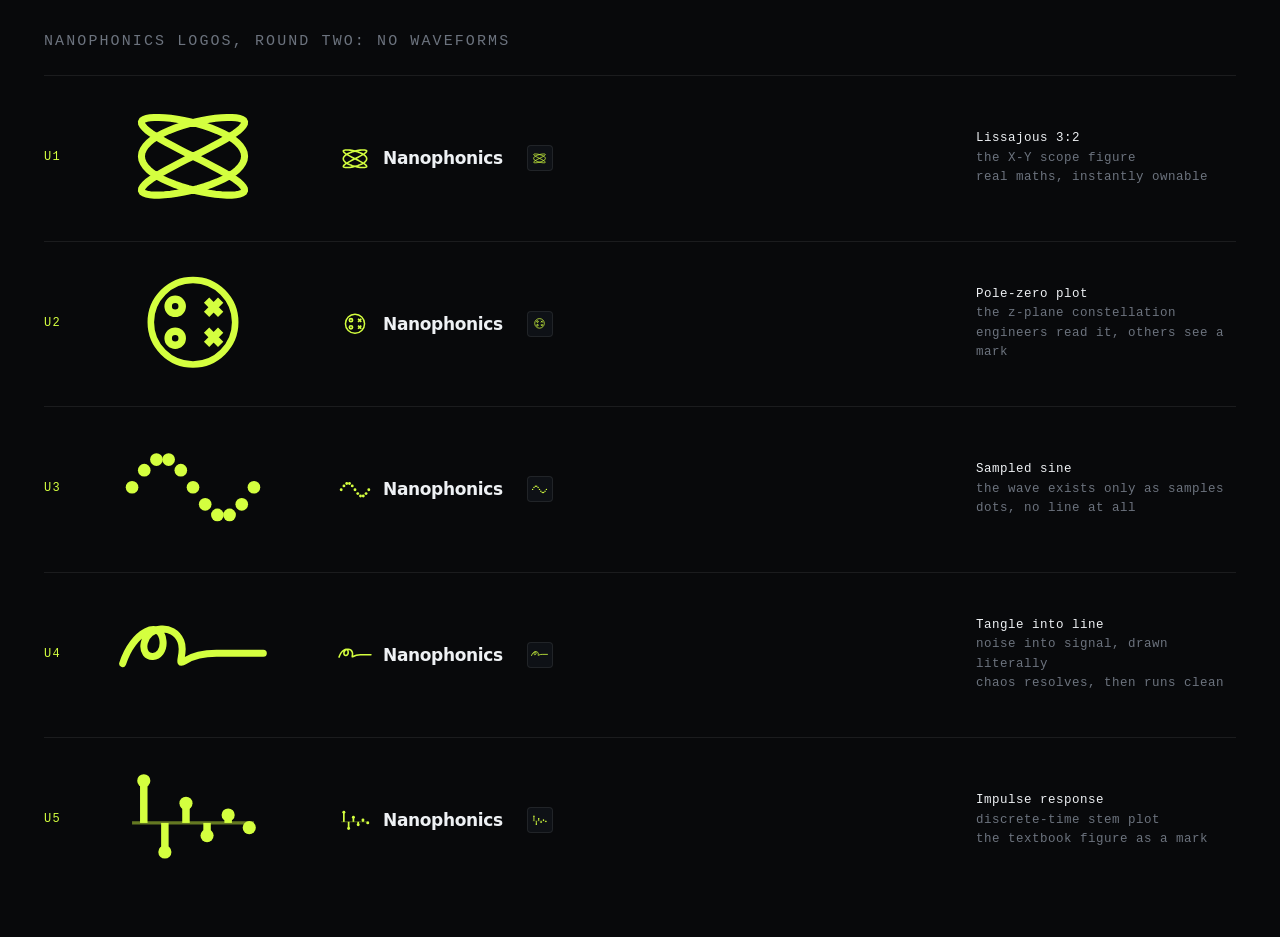
<file: design/logos/unique-preview.html>
<!doctype html>
<meta charset="utf-8">
<title>Nanophonics logo directions, round two</title>
<style>
  :root{ --bg:#08090b; --acc:#d4ff3f; --ink:#eef1f4; --ink3:#6c737e; --line:rgba(255,255,255,.08); }
  *{box-sizing:border-box;margin:0}
  body{background:var(--bg);color:var(--ink);font-family:system-ui,sans-serif;padding:34px 44px}
  h1{font:400 15px/1 ui-monospace,Consolas,monospace;letter-spacing:.14em;text-transform:uppercase;
     color:var(--ink3);margin-bottom:26px}
  .row{display:grid;grid-template-columns:44px 190px 1fr 260px;gap:30px;align-items:center;
       padding:24px 0;border-top:1px solid var(--line)}
  .tag{font:400 12px/1.3 ui-monospace,Consolas,monospace;color:var(--acc);letter-spacing:.1em}
  .desc{font:400 12.5px/1.55 ui-monospace,Consolas,monospace;color:var(--ink3);letter-spacing:.04em}
  .desc b{color:var(--ink);font-weight:500}
  .big svg{width:150px;height:auto;color:var(--acc);overflow:visible}
  .sizes{display:flex;align-items:center;gap:24px}
  .lockup{display:flex;align-items:center;gap:11px}
  .lockup svg{width:34px;height:auto;color:var(--acc);overflow:visible}
  .word{font-weight:600;font-size:17px;letter-spacing:-.02em}
  .fav{width:17px;height:auto;color:var(--acc);overflow:visible}
  .favbox{display:grid;place-items:center;width:26px;height:26px;background:#0e1116;
          border:1px solid var(--line);border-radius:4px}
</style>
<body>
<h1>Nanophonics logos, round two: no waveforms</h1>
<div class="row">
  <div class="tag">U1</div>
  <div class="big">
    <svg viewBox="0 0 32 24" fill="none" stroke="currentColor">
      <path d="M27.00 12.00 L26.90 12.74 L26.60 13.48 L26.11 14.21 L25.44 14.92 L24.60 15.60 L23.60 16.26 L22.47 16.88 L21.21 17.46 L19.87 18.00 L18.45 18.49 L16.99 18.93 L15.51 19.31 L14.04 19.63 L12.60 19.89 L11.23 20.09 L9.94 20.22 L8.76 20.29 L7.72 20.29 L6.82 20.22 L6.09 20.09 L5.54 19.89 L5.18 19.63 L5.01 19.31 L5.04 18.93 L5.28 18.49 L5.70 18.00 L6.31 17.46 L7.10 16.88 L8.05 16.26 L9.14 15.60 L10.36 14.92 L11.68 14.21 L13.07 13.48 L14.52 12.74 L16.00 12.00 L17.48 11.26 L18.93 10.52 L20.32 9.79 L21.64 9.08 L22.86 8.40 L23.95 7.74 L24.90 7.12 L25.69 6.54 L26.30 6.00 L26.72 5.51 L26.96 5.07 L26.99 4.69 L26.82 4.37 L26.46 4.11 L25.91 3.91 L25.18 3.78 L24.28 3.71 L23.24 3.71 L22.06 3.78 L20.77 3.91 L19.40 4.11 L17.96 4.37 L16.49 4.69 L15.01 5.07 L13.55 5.51 L12.13 6.00 L10.79 6.54 L9.53 7.12 L8.40 7.74 L7.40 8.40 L6.56 9.08 L5.89 9.79 L5.40 10.52 L5.10 11.26 L5.00 12.00 L5.10 12.74 L5.40 13.48 L5.89 14.21 L6.56 14.92 L7.40 15.60 L8.40 16.26 L9.53 16.88 L10.79 17.46 L12.13 18.00 L13.55 18.49 L15.01 18.93 L16.49 19.31 L17.96 19.63 L19.40 19.89 L20.77 20.09 L22.06 20.22 L23.24 20.29 L24.28 20.29 L25.18 20.22 L25.91 20.09 L26.46 19.89 L26.82 19.63 L26.99 19.31 L26.96 18.93 L26.72 18.49 L26.30 18.00 L25.69 17.46 L24.90 16.88 L23.95 16.26 L22.86 15.60 L21.64 14.92 L20.32 14.21 L18.93 13.48 L17.48 12.74 L16.00 12.00 L14.52 11.26 L13.07 10.52 L11.68 9.79 L10.36 9.08 L9.14 8.40 L8.05 7.74 L7.10 7.12 L6.31 6.54 L5.70 6.00 L5.28 5.51 L5.04 5.07 L5.01 4.69 L5.18 4.37 L5.54 4.11 L6.09 3.91 L6.82 3.78 L7.72 3.71 L8.76 3.71 L9.94 3.78 L11.23 3.91 L12.60 4.11 L14.04 4.37 L15.51 4.69 L16.99 5.07 L18.45 5.51 L19.87 6.00 L21.21 6.54 L22.47 7.12 L23.60 7.74 L24.60 8.40 L25.44 9.08 L26.11 9.79 L26.60 10.52 L26.90 11.26 L27.00 12.00 Z" stroke-width="1.5"/>
    </svg>
  </div>
  <div class="sizes">
    <div class="lockup">
      <svg viewBox="0 0 32 24" fill="none" stroke="currentColor"><path d="M27.00 12.00 L26.90 12.74 L26.60 13.48 L26.11 14.21 L25.44 14.92 L24.60 15.60 L23.60 16.26 L22.47 16.88 L21.21 17.46 L19.87 18.00 L18.45 18.49 L16.99 18.93 L15.51 19.31 L14.04 19.63 L12.60 19.89 L11.23 20.09 L9.94 20.22 L8.76 20.29 L7.72 20.29 L6.82 20.22 L6.09 20.09 L5.54 19.89 L5.18 19.63 L5.01 19.31 L5.04 18.93 L5.28 18.49 L5.70 18.00 L6.31 17.46 L7.10 16.88 L8.05 16.26 L9.14 15.60 L10.36 14.92 L11.68 14.21 L13.07 13.48 L14.52 12.74 L16.00 12.00 L17.48 11.26 L18.93 10.52 L20.32 9.79 L21.64 9.08 L22.86 8.40 L23.95 7.74 L24.90 7.12 L25.69 6.54 L26.30 6.00 L26.72 5.51 L26.96 5.07 L26.99 4.69 L26.82 4.37 L26.46 4.11 L25.91 3.91 L25.18 3.78 L24.28 3.71 L23.24 3.71 L22.06 3.78 L20.77 3.91 L19.40 4.11 L17.96 4.37 L16.49 4.69 L15.01 5.07 L13.55 5.51 L12.13 6.00 L10.79 6.54 L9.53 7.12 L8.40 7.74 L7.40 8.40 L6.56 9.08 L5.89 9.79 L5.40 10.52 L5.10 11.26 L5.00 12.00 L5.10 12.74 L5.40 13.48 L5.89 14.21 L6.56 14.92 L7.40 15.60 L8.40 16.26 L9.53 16.88 L10.79 17.46 L12.13 18.00 L13.55 18.49 L15.01 18.93 L16.49 19.31 L17.96 19.63 L19.40 19.89 L20.77 20.09 L22.06 20.22 L23.24 20.29 L24.28 20.29 L25.18 20.22 L25.91 20.09 L26.46 19.89 L26.82 19.63 L26.99 19.31 L26.96 18.93 L26.72 18.49 L26.30 18.00 L25.69 17.46 L24.90 16.88 L23.95 16.26 L22.86 15.60 L21.64 14.92 L20.32 14.21 L18.93 13.48 L17.48 12.74 L16.00 12.00 L14.52 11.26 L13.07 10.52 L11.68 9.79 L10.36 9.08 L9.14 8.40 L8.05 7.74 L7.10 7.12 L6.31 6.54 L5.70 6.00 L5.28 5.51 L5.04 5.07 L5.01 4.69 L5.18 4.37 L5.54 4.11 L6.09 3.91 L6.82 3.78 L7.72 3.71 L8.76 3.71 L9.94 3.78 L11.23 3.91 L12.60 4.11 L14.04 4.37 L15.51 4.69 L16.99 5.07 L18.45 5.51 L19.87 6.00 L21.21 6.54 L22.47 7.12 L23.60 7.74 L24.60 8.40 L25.44 9.08 L26.11 9.79 L26.60 10.52 L26.90 11.26 L27.00 12.00 Z" stroke-width="1.5"/></svg>
      <span class="word">Nanophonics</span>
    </div>
    <div class="favbox">
      <svg class="fav" viewBox="0 0 32 24" fill="none" stroke="currentColor"><path d="M27.00 12.00 L26.90 12.74 L26.60 13.48 L26.11 14.21 L25.44 14.92 L24.60 15.60 L23.60 16.26 L22.47 16.88 L21.21 17.46 L19.87 18.00 L18.45 18.49 L16.99 18.93 L15.51 19.31 L14.04 19.63 L12.60 19.89 L11.23 20.09 L9.94 20.22 L8.76 20.29 L7.72 20.29 L6.82 20.22 L6.09 20.09 L5.54 19.89 L5.18 19.63 L5.01 19.31 L5.04 18.93 L5.28 18.49 L5.70 18.00 L6.31 17.46 L7.10 16.88 L8.05 16.26 L9.14 15.60 L10.36 14.92 L11.68 14.21 L13.07 13.48 L14.52 12.74 L16.00 12.00 L17.48 11.26 L18.93 10.52 L20.32 9.79 L21.64 9.08 L22.86 8.40 L23.95 7.74 L24.90 7.12 L25.69 6.54 L26.30 6.00 L26.72 5.51 L26.96 5.07 L26.99 4.69 L26.82 4.37 L26.46 4.11 L25.91 3.91 L25.18 3.78 L24.28 3.71 L23.24 3.71 L22.06 3.78 L20.77 3.91 L19.40 4.11 L17.96 4.37 L16.49 4.69 L15.01 5.07 L13.55 5.51 L12.13 6.00 L10.79 6.54 L9.53 7.12 L8.40 7.74 L7.40 8.40 L6.56 9.08 L5.89 9.79 L5.40 10.52 L5.10 11.26 L5.00 12.00 L5.10 12.74 L5.40 13.48 L5.89 14.21 L6.56 14.92 L7.40 15.60 L8.40 16.26 L9.53 16.88 L10.79 17.46 L12.13 18.00 L13.55 18.49 L15.01 18.93 L16.49 19.31 L17.96 19.63 L19.40 19.89 L20.77 20.09 L22.06 20.22 L23.24 20.29 L24.28 20.29 L25.18 20.22 L25.91 20.09 L26.46 19.89 L26.82 19.63 L26.99 19.31 L26.96 18.93 L26.72 18.49 L26.30 18.00 L25.69 17.46 L24.90 16.88 L23.95 16.26 L22.86 15.60 L21.64 14.92 L20.32 14.21 L18.93 13.48 L17.48 12.74 L16.00 12.00 L14.52 11.26 L13.07 10.52 L11.68 9.79 L10.36 9.08 L9.14 8.40 L8.05 7.74 L7.10 7.12 L6.31 6.54 L5.70 6.00 L5.28 5.51 L5.04 5.07 L5.01 4.69 L5.18 4.37 L5.54 4.11 L6.09 3.91 L6.82 3.78 L7.72 3.71 L8.76 3.71 L9.94 3.78 L11.23 3.91 L12.60 4.11 L14.04 4.37 L15.51 4.69 L16.99 5.07 L18.45 5.51 L19.87 6.00 L21.21 6.54 L22.47 7.12 L23.60 7.74 L24.60 8.40 L25.44 9.08 L26.11 9.79 L26.60 10.52 L26.90 11.26 L27.00 12.00 Z" stroke-width="1.5"/></svg>
    </div>
  </div>
  <div class="desc"><b>Lissajous 3:2</b><br>the X-Y scope figure<br>real maths, instantly ownable</div>
</div>

<div class="row">
  <div class="tag">U2</div>
  <div class="big">
    <svg viewBox="0 0 32 24" fill="none" stroke="currentColor">
      <circle cx="16" cy="12" r="9" stroke-width="1.4"/>
      <path d="M18.90 7.30 L21.90 10.30 M18.90 10.30 L21.90 7.30" stroke-width="1.6"/>
      <path d="M18.90 13.70 L21.90 16.70 M18.90 16.70 L21.90 13.70" stroke-width="1.6"/>
      <circle cx="12.20" cy="15.40" r="1.5" stroke-width="1.6"/>
      <circle cx="12.20" cy="8.60" r="1.5" stroke-width="1.6"/>
    </svg>
  </div>
  <div class="sizes">
    <div class="lockup">
      <svg viewBox="0 0 32 24" fill="none" stroke="currentColor"><circle cx="16" cy="12" r="9" stroke-width="1.4"/>
      <path d="M18.90 7.30 L21.90 10.30 M18.90 10.30 L21.90 7.30" stroke-width="1.6"/>
      <path d="M18.90 13.70 L21.90 16.70 M18.90 16.70 L21.90 13.70" stroke-width="1.6"/>
      <circle cx="12.20" cy="15.40" r="1.5" stroke-width="1.6"/>
      <circle cx="12.20" cy="8.60" r="1.5" stroke-width="1.6"/></svg>
      <span class="word">Nanophonics</span>
    </div>
    <div class="favbox">
      <svg class="fav" viewBox="0 0 32 24" fill="none" stroke="currentColor"><circle cx="16" cy="12" r="9" stroke-width="1.4"/>
      <path d="M18.90 7.30 L21.90 10.30 M18.90 10.30 L21.90 7.30" stroke-width="1.6"/>
      <path d="M18.90 13.70 L21.90 16.70 M18.90 16.70 L21.90 13.70" stroke-width="1.6"/>
      <circle cx="12.20" cy="15.40" r="1.5" stroke-width="1.6"/>
      <circle cx="12.20" cy="8.60" r="1.5" stroke-width="1.6"/></svg>
    </div>
  </div>
  <div class="desc"><b>Pole-zero plot</b><br>the z-plane constellation<br>engineers read it, others see a mark</div>
</div>

<div class="row">
  <div class="tag">U3</div>
  <div class="big">
    <svg viewBox="0 0 32 24" fill="none" stroke="currentColor">
      <circle cx="3.00" cy="12.00" r="1.35" fill="currentColor" stroke="none"/>
      <circle cx="5.60" cy="8.36" r="1.35" fill="currentColor" stroke="none"/>
      <circle cx="8.20" cy="6.10" r="1.35" fill="currentColor" stroke="none"/>
      <circle cx="10.80" cy="6.10" r="1.35" fill="currentColor" stroke="none"/>
      <circle cx="13.40" cy="8.36" r="1.35" fill="currentColor" stroke="none"/>
      <circle cx="16.00" cy="12.00" r="1.35" fill="currentColor" stroke="none"/>
      <circle cx="18.60" cy="15.64" r="1.35" fill="currentColor" stroke="none"/>
      <circle cx="21.20" cy="17.90" r="1.35" fill="currentColor" stroke="none"/>
      <circle cx="23.80" cy="17.90" r="1.35" fill="currentColor" stroke="none"/>
      <circle cx="26.40" cy="15.64" r="1.35" fill="currentColor" stroke="none"/>
      <circle cx="29.00" cy="12.00" r="1.35" fill="currentColor" stroke="none"/>
    </svg>
  </div>
  <div class="sizes">
    <div class="lockup">
      <svg viewBox="0 0 32 24" fill="none" stroke="currentColor"><circle cx="3.00" cy="12.00" r="1.35" fill="currentColor" stroke="none"/>
      <circle cx="5.60" cy="8.36" r="1.35" fill="currentColor" stroke="none"/>
      <circle cx="8.20" cy="6.10" r="1.35" fill="currentColor" stroke="none"/>
      <circle cx="10.80" cy="6.10" r="1.35" fill="currentColor" stroke="none"/>
      <circle cx="13.40" cy="8.36" r="1.35" fill="currentColor" stroke="none"/>
      <circle cx="16.00" cy="12.00" r="1.35" fill="currentColor" stroke="none"/>
      <circle cx="18.60" cy="15.64" r="1.35" fill="currentColor" stroke="none"/>
      <circle cx="21.20" cy="17.90" r="1.35" fill="currentColor" stroke="none"/>
      <circle cx="23.80" cy="17.90" r="1.35" fill="currentColor" stroke="none"/>
      <circle cx="26.40" cy="15.64" r="1.35" fill="currentColor" stroke="none"/>
      <circle cx="29.00" cy="12.00" r="1.35" fill="currentColor" stroke="none"/></svg>
      <span class="word">Nanophonics</span>
    </div>
    <div class="favbox">
      <svg class="fav" viewBox="0 0 32 24" fill="none" stroke="currentColor"><circle cx="3.00" cy="12.00" r="1.35" fill="currentColor" stroke="none"/>
      <circle cx="5.60" cy="8.36" r="1.35" fill="currentColor" stroke="none"/>
      <circle cx="8.20" cy="6.10" r="1.35" fill="currentColor" stroke="none"/>
      <circle cx="10.80" cy="6.10" r="1.35" fill="currentColor" stroke="none"/>
      <circle cx="13.40" cy="8.36" r="1.35" fill="currentColor" stroke="none"/>
      <circle cx="16.00" cy="12.00" r="1.35" fill="currentColor" stroke="none"/>
      <circle cx="18.60" cy="15.64" r="1.35" fill="currentColor" stroke="none"/>
      <circle cx="21.20" cy="17.90" r="1.35" fill="currentColor" stroke="none"/>
      <circle cx="23.80" cy="17.90" r="1.35" fill="currentColor" stroke="none"/>
      <circle cx="26.40" cy="15.64" r="1.35" fill="currentColor" stroke="none"/>
      <circle cx="29.00" cy="12.00" r="1.35" fill="currentColor" stroke="none"/></svg>
    </div>
  </div>
  <div class="desc"><b>Sampled sine</b><br>the wave exists only as samples<br>dots, no line at all</div>
</div>

<div class="row">
  <div class="tag">U4</div>
  <div class="big">
    <svg viewBox="0 0 32 24" fill="none" stroke="currentColor">
      <path d="M1 14.2 C3.2 7.2, 9.2 4.6, 9.6 9.4 C10 13.6, 4.8 13.8, 5.6 9.8 C6.4 6.2, 11.8 5.6, 13.4 9.4 C14.5 12.1, 12.2 14.9, 14.3 13.6 C16.2 12.4, 18.5 12, 21 12 L31 12" stroke-width="1.5" stroke-linecap="round"/>
    </svg>
  </div>
  <div class="sizes">
    <div class="lockup">
      <svg viewBox="0 0 32 24" fill="none" stroke="currentColor"><path d="M1 14.2 C3.2 7.2, 9.2 4.6, 9.6 9.4 C10 13.6, 4.8 13.8, 5.6 9.8 C6.4 6.2, 11.8 5.6, 13.4 9.4 C14.5 12.1, 12.2 14.9, 14.3 13.6 C16.2 12.4, 18.5 12, 21 12 L31 12" stroke-width="1.5" stroke-linecap="round"/></svg>
      <span class="word">Nanophonics</span>
    </div>
    <div class="favbox">
      <svg class="fav" viewBox="0 0 32 24" fill="none" stroke="currentColor"><path d="M1 14.2 C3.2 7.2, 9.2 4.6, 9.6 9.4 C10 13.6, 4.8 13.8, 5.6 9.8 C6.4 6.2, 11.8 5.6, 13.4 9.4 C14.5 12.1, 12.2 14.9, 14.3 13.6 C16.2 12.4, 18.5 12, 21 12 L31 12" stroke-width="1.5" stroke-linecap="round"/></svg>
    </div>
  </div>
  <div class="desc"><b>Tangle into line</b><br>noise into signal, drawn literally<br>chaos resolves, then runs clean</div>
</div>

<div class="row">
  <div class="tag">U5</div>
  <div class="big">
    <svg viewBox="0 0 32 24" fill="none" stroke="currentColor">
      <path d="M3 13 H29" stroke-width="0.7" opacity="0.45"/>
      <path d="M5.50 13 L5.50 4.00" stroke-width="1.6"/>
      <circle cx="5.50" cy="4.00" r="1.4" fill="currentColor" stroke="none"/>
      <path d="M10.00 13 L10.00 19.20" stroke-width="1.6"/>
      <circle cx="10.00" cy="19.20" r="1.4" fill="currentColor" stroke="none"/>
      <path d="M14.50 13 L14.50 8.80" stroke-width="1.6"/>
      <circle cx="14.50" cy="8.80" r="1.4" fill="currentColor" stroke="none"/>
      <path d="M19.00 13 L19.00 15.70" stroke-width="1.6"/>
      <circle cx="19.00" cy="15.70" r="1.4" fill="currentColor" stroke="none"/>
      <path d="M23.50 13 L23.50 11.30" stroke-width="1.6"/>
      <circle cx="23.50" cy="11.30" r="1.4" fill="currentColor" stroke="none"/>
      <path d="M28.00 13 L28.00 14.00" stroke-width="1.6"/>
      <circle cx="28.00" cy="14.00" r="1.4" fill="currentColor" stroke="none"/>
    </svg>
  </div>
  <div class="sizes">
    <div class="lockup">
      <svg viewBox="0 0 32 24" fill="none" stroke="currentColor"><path d="M3 13 H29" stroke-width="0.7" opacity="0.45"/>
      <path d="M5.50 13 L5.50 4.00" stroke-width="1.6"/>
      <circle cx="5.50" cy="4.00" r="1.4" fill="currentColor" stroke="none"/>
      <path d="M10.00 13 L10.00 19.20" stroke-width="1.6"/>
      <circle cx="10.00" cy="19.20" r="1.4" fill="currentColor" stroke="none"/>
      <path d="M14.50 13 L14.50 8.80" stroke-width="1.6"/>
      <circle cx="14.50" cy="8.80" r="1.4" fill="currentColor" stroke="none"/>
      <path d="M19.00 13 L19.00 15.70" stroke-width="1.6"/>
      <circle cx="19.00" cy="15.70" r="1.4" fill="currentColor" stroke="none"/>
      <path d="M23.50 13 L23.50 11.30" stroke-width="1.6"/>
      <circle cx="23.50" cy="11.30" r="1.4" fill="currentColor" stroke="none"/>
      <path d="M28.00 13 L28.00 14.00" stroke-width="1.6"/>
      <circle cx="28.00" cy="14.00" r="1.4" fill="currentColor" stroke="none"/></svg>
      <span class="word">Nanophonics</span>
    </div>
    <div class="favbox">
      <svg class="fav" viewBox="0 0 32 24" fill="none" stroke="currentColor"><path d="M3 13 H29" stroke-width="0.7" opacity="0.45"/>
      <path d="M5.50 13 L5.50 4.00" stroke-width="1.6"/>
      <circle cx="5.50" cy="4.00" r="1.4" fill="currentColor" stroke="none"/>
      <path d="M10.00 13 L10.00 19.20" stroke-width="1.6"/>
      <circle cx="10.00" cy="19.20" r="1.4" fill="currentColor" stroke="none"/>
      <path d="M14.50 13 L14.50 8.80" stroke-width="1.6"/>
      <circle cx="14.50" cy="8.80" r="1.4" fill="currentColor" stroke="none"/>
      <path d="M19.00 13 L19.00 15.70" stroke-width="1.6"/>
      <circle cx="19.00" cy="15.70" r="1.4" fill="currentColor" stroke="none"/>
      <path d="M23.50 13 L23.50 11.30" stroke-width="1.6"/>
      <circle cx="23.50" cy="11.30" r="1.4" fill="currentColor" stroke="none"/>
      <path d="M28.00 13 L28.00 14.00" stroke-width="1.6"/>
      <circle cx="28.00" cy="14.00" r="1.4" fill="currentColor" stroke="none"/></svg>
    </div>
  </div>
  <div class="desc"><b>Impulse response</b><br>discrete-time stem plot<br>the textbook figure as a mark</div>
</div>
</body>
</file>
<file: assets/css/style.css>
/* ═══════════════════════════════════════════════════════════════
   NANOPHONICS — Oscilloscope Lab
   0. tokens · 1. reset · 2. primitives · 3. fx · 4. nav
   5. hero · 6. ticker · 7. capabilities · 8. work
   9. team · 10. contact · 11. footer · 12. motion · 13. responsive
   ═══════════════════════════════════════════════════════════════ */

/* ── 0a. FONTS (self-hosted — no third-party CDN, no GDPR exposure) ──
   All three are variable fonts, so one file per family per subset
   covers the whole weight range we use. */
@font-face{
  font-family:'Space Grotesk'; font-style:normal; font-weight:300 700; font-display:swap;
  src:url('../fonts/spacegrotesk-latin.woff2') format('woff2');
  unicode-range:U+0000-00FF, U+0131, U+0152-0153, U+02BB-02BC, U+02C6, U+02DA, U+02DC, U+0304, U+0308, U+0329, U+2000-206F, U+20AC, U+2122, U+2191, U+2193, U+2212, U+2215, U+FEFF, U+FFFD;
}
@font-face{
  font-family:'Space Grotesk'; font-style:normal; font-weight:300 700; font-display:swap;
  src:url('../fonts/spacegrotesk-latin-ext.woff2') format('woff2');
  unicode-range:U+0100-02BA, U+02BD-02C5, U+02C7-02CC, U+02CE-02D7, U+02DD-02FF, U+0304, U+0308, U+0329, U+1D00-1DBF, U+1E00-1E9F, U+1EF2-1EFF, U+2020, U+20A0-20AB, U+20AD-20C0, U+2113, U+2C60-2C7F, U+A720-A7FF;
}
@font-face{
  font-family:'Inter'; font-style:normal; font-weight:100 900; font-display:swap;
  src:url('../fonts/inter-latin.woff2') format('woff2');
  unicode-range:U+0000-00FF, U+0131, U+0152-0153, U+02BB-02BC, U+02C6, U+02DA, U+02DC, U+0304, U+0308, U+0329, U+2000-206F, U+20AC, U+2122, U+2191, U+2193, U+2212, U+2215, U+FEFF, U+FFFD;
}
@font-face{
  font-family:'Inter'; font-style:normal; font-weight:100 900; font-display:swap;
  src:url('../fonts/inter-latin-ext.woff2') format('woff2');
  unicode-range:U+0100-02BA, U+02BD-02C5, U+02C7-02CC, U+02CE-02D7, U+02DD-02FF, U+0304, U+0308, U+0329, U+1D00-1DBF, U+1E00-1E9F, U+1EF2-1EFF, U+2020, U+20A0-20AB, U+20AD-20C0, U+2113, U+2C60-2C7F, U+A720-A7FF;
}
@font-face{
  font-family:'JetBrains Mono'; font-style:normal; font-weight:100 800; font-display:swap;
  src:url('../fonts/jetbrainsmono-latin.woff2') format('woff2');
  unicode-range:U+0000-00FF, U+0131, U+0152-0153, U+02BB-02BC, U+02C6, U+02DA, U+02DC, U+0304, U+0308, U+0329, U+2000-206F, U+20AC, U+2122, U+2191, U+2193, U+2212, U+2215, U+FEFF, U+FFFD;
}
@font-face{
  font-family:'JetBrains Mono'; font-style:normal; font-weight:100 800; font-display:swap;
  src:url('../fonts/jetbrainsmono-latin-ext.woff2') format('woff2');
  unicode-range:U+0100-02BA, U+02BD-02C5, U+02C7-02CC, U+02CE-02D7, U+02DD-02FF, U+0304, U+0308, U+0329, U+1D00-1DBF, U+1E00-1E9F, U+1EF2-1EFF, U+2020, U+20A0-20AB, U+20AD-20C0, U+2113, U+2C60-2C7F, U+A720-A7FF;
}

/* ── 0. TOKENS ─────────────────────────────────────────────── */
:root{
  /* surface */
  --bg:        #08090b;
  --bg-2:      #0b0d10;
  --panel:     #0e1116;
  --panel-2:   #121620;

  /* line */
  --line:      rgb(255 255 255 / .07);
  --line-2:    rgb(255 255 255 / .12);
  --line-3:    rgb(255 255 255 / .20);

  /* ink */
  --ink:       #eef1f4;
  --ink-2:     #a7aeb8;
  --ink-3:     #6c737e;
  --ink-4:     #454b55;

  /* accent — signal lime */
  --acc:       #d4ff3f;
  --acc-dim:   #9fc02c;
  --acc-glow:  rgb(212 255 63 / .16);
  --acc-ink:   #0a0c05;

  /* secondary — used only inside data viz */
  --cyan:      #3fe8ff;

  /* type */
  --f-dsp: "Space Grotesk", "Segoe UI", system-ui, sans-serif;
  --f-txt: "Inter", "Segoe UI", system-ui, sans-serif;
  --f-mon: "JetBrains Mono", ui-monospace, "SFMono-Regular", Consolas, monospace;

  /* metrics */
  --wrap: 1280px;
  --gut: clamp(22px, 5vw, 68px);
  --nav-h: 76px;
  --r: 2px;                      /* radius: near-zero, instrument-like */

  --ease: cubic-bezier(.22,1,.36,1);
  --ease-io: cubic-bezier(.65,0,.35,1);
}

/* ── 1. RESET ──────────────────────────────────────────────── */
*,*::before,*::after{ box-sizing:border-box; }
*{ margin:0; padding:0; }

html{
  -webkit-text-size-adjust:100%;
  scroll-behavior:smooth;
  scroll-padding-top:calc(var(--nav-h) + 24px);
}

body{
  background:var(--bg);
  color:var(--ink);
  font-family:var(--f-txt);
  font-size:17.5px;
  line-height:1.62;
  font-synthesis-weight:none;
  -webkit-font-smoothing:antialiased;
  -moz-osx-font-smoothing:grayscale;
  overflow-x:hidden;
}

img,svg,canvas{ display:block; max-width:100%; }
img{ height:auto; }
button,input,textarea{ font:inherit; color:inherit; background:none; border:none; }
button{ cursor:pointer; }
a{ color:inherit; text-decoration:none; }
ul,ol{ list-style:none; }

::selection{ background:var(--acc); color:var(--acc-ink); }

:focus-visible{
  outline:2px solid var(--acc);
  outline-offset:3px;
  border-radius:1px;
}

.skip{
  position:fixed; top:8px; left:8px; z-index:999;
  padding:10px 16px; background:var(--acc); color:var(--acc-ink);
  font:500 13px/1 var(--f-mon); transform:translateY(-200%);
  transition:transform .2s;
}
.skip:focus{ transform:none; }

/* ── 2. PRIMITIVES ─────────────────────────────────────────── */
.wrap{
  width:100%;
  max-width:var(--wrap);
  margin-inline:auto;
  padding-inline:var(--gut);
}

/* mono micro-label */
.eyebrow,
.work__meta,
.tags li,
.scope__tag,
.scope__legend,
.scope__readout,
.member__role,
.details dt,
.legal dt,
.foot__bar,
.field label,
.ticker,
.stats dd{
  font-family:var(--f-mon);
  font-size:12.5px;
  letter-spacing:.13em;
  text-transform:uppercase;
  font-weight:400;
}

.eyebrow{
  display:block;
  color:var(--ink-2);
  margin-bottom:clamp(24px,3.2vw,38px);
}
/* accent lives in the separators, so nothing sits in front of the line */
.eyebrow i{
  color:var(--acc);
  font-style:normal;
  padding-inline:.85em;
}

/* buttons */
.btn{
  --pad: 17px 30px;
  position:relative; display:inline-flex; align-items:center; gap:.7em;
  padding:var(--pad);
  font-family:var(--f-mon); font-size:13px; letter-spacing:.1em; text-transform:uppercase;
  border:1px solid var(--line-2); border-radius:var(--r);
  color:var(--ink); overflow:hidden; isolation:isolate;
  transition:color .3s var(--ease), border-color .3s var(--ease);
}
.btn svg{ width:14px; height:14px; flex:none; transition:transform .35s var(--ease); }
.btn::before{
  content:""; position:absolute; inset:0; z-index:-1;
  background:var(--acc);
  transform:translateY(101%);
  transition:transform .42s var(--ease);
}
.btn:hover{ color:var(--acc-ink); border-color:var(--acc); }
.btn:hover::before{ transform:none; }
.btn:hover svg{ transform:translate(2px,-2px); }
.btn--fill{ background:var(--acc); color:var(--acc-ink); border-color:var(--acc); }
.btn--fill::before{ background:var(--ink); }
.btn--fill:hover{ color:var(--bg); border-color:var(--ink); }
.btn--ghost{ color:var(--ink-2); }
.btn--sm{ --pad: 12px 21px; font-size:12px; }
.btn--wide{ width:100%; justify-content:center; }

/* tag pills */
.tags{ display:flex; flex-wrap:wrap; gap:7px; margin-top:26px; }
.tags li{
  padding:8px 14px; color:var(--ink-3);
  border:1px solid var(--line); border-radius:var(--r);
  transition:color .25s, border-color .25s;
}
.tags--lg li{ font-size:12.5px; padding:9px 16px; }

/* section shell */
.sec{
  position:relative;
  padding-block:clamp(58px,6.5vw,90px);
  border-top:1px solid var(--line);
}
/* title left, supporting line right, both seated on a hairline rule */
.sec__head{
  display:grid;
  grid-template-columns:minmax(0,1fr) minmax(0,34ch);
  gap:clamp(18px,4vw,72px);
  align-items:end;
  margin-bottom:clamp(28px,3.2vw,46px);
  padding-bottom:clamp(24px,3vw,40px);
  border-bottom:1px solid var(--line);
}
.sec__title{
  font-family:var(--f-dsp);
  font-weight:500;
  font-size:clamp(44px,7.4vw,92px);
  line-height:.94;
  letter-spacing:-.04em;
}
.sec__note{
  color:var(--ink-2);
  font-size:clamp(15px,1.45vw,18px);
  padding-bottom:.45em;
}
.br-m{ display:none; }

/* ── 3. FX LAYERS ──────────────────────────────────────────── */
.fx-grid{
  position:fixed; inset:0; z-index:0; pointer-events:none;
  background-image:
    linear-gradient(to right, rgb(255 255 255 / .028) 1px, transparent 1px);
  background-size:calc(100% / 6) 100%;
  max-width:var(--wrap); margin-inline:auto;
  opacity:.9;
  -webkit-mask-image:linear-gradient(to bottom, transparent, #000 12%, #000 88%, transparent);
          mask-image:linear-gradient(to bottom, transparent, #000 12%, #000 88%, transparent);
}
.fx-noise{
  position:fixed; inset:-50%; z-index:1; pointer-events:none;
  opacity:.16; mix-blend-mode:overlay;
  background-image:url("data:image/svg+xml,%3Csvg xmlns='http://www.w3.org/2000/svg' width='140' height='140'%3E%3Cfilter id='n'%3E%3CfeTurbulence type='fractalNoise' baseFrequency='.85' numOctaves='3'/%3E%3C/filter%3E%3Crect width='100%25' height='100%25' filter='url(%23n)'/%3E%3C/svg%3E");
  animation:grain 7s steps(6) infinite;
}
@keyframes grain{
  0%,100%{ transform:translate(0,0) }
  20%{ transform:translate(-3%,2%) }
  40%{ transform:translate(2%,-3%) }
  60%{ transform:translate(-2%,-2%) }
  80%{ transform:translate(3%,1%) }
}
main,.nav,.foot{ position:relative; z-index:2; }

/* ── 4. NAV ────────────────────────────────────────────────── */
.nav{
  position:fixed; inset:0 0 auto; z-index:100;
  height:var(--nav-h);
  backdrop-filter:blur(14px) saturate(160%);
  -webkit-backdrop-filter:blur(14px) saturate(160%);
  background:rgb(8 9 11 / .55);
  border-bottom:1px solid transparent;
  transition:background .35s, border-color .35s;
}
.nav.is-stuck{ background:rgb(8 9 11 / .88); border-bottom-color:var(--line); }

.nav__inner{
  height:var(--nav-h);
  max-width:var(--wrap); margin-inline:auto;
  padding-inline:var(--gut);
  display:flex; align-items:center; gap:clamp(16px,3vw,44px);
}

.brand{ display:inline-flex; align-items:center; gap:10px; flex:none; }
.brand__mark{ width:28px; height:21px; color:var(--acc); overflow:visible; }
/* the axis line brightens on hover; the stems stay put */
.brand__axis{ transition:opacity .35s; }
.brand:hover .brand__axis{ opacity:.9; }
.brand__word{
  font-family:var(--f-dsp); font-weight:600; font-size:17.5px;
  letter-spacing:-.02em;
}

.nav__links{ display:flex; gap:clamp(14px,2.4vw,32px); margin-left:auto; }
.nav__links a{
  position:relative; display:inline-flex; align-items:baseline;
  font-family:var(--f-mon); font-size:13.5px; letter-spacing:.06em;
  color:var(--ink-2);
  padding-block:6px;
  transition:color .25s;
}
.nav__links a::after{
  content:""; position:absolute; left:0; bottom:0; height:1px; width:100%;
  background:var(--acc); transform:scaleX(0); transform-origin:right;
  transition:transform .4s var(--ease);
}
.nav__links a:hover,
.nav__links a.is-active{ color:var(--ink); }
.nav__links a:hover::after,
.nav__links a.is-active::after{ transform:scaleX(1); transform-origin:left; }

.nav__cta{ flex:none; }

/* scroll progress rail */
.nav__rail{
  position:absolute; left:0; right:0; bottom:-1px; height:1px;
  background:transparent; overflow:hidden;
}
.nav__rail i{
  display:block; height:100%; width:100%;
  background:var(--acc);
  transform:scaleX(0); transform-origin:left;
  box-shadow:0 0 12px var(--acc);
}

/* burger */
.nav__burger{
  display:none; width:40px; height:40px; margin-left:auto;
  position:relative; flex:none;
}
.nav__burger span{
  position:absolute; left:9px; width:22px; height:1.5px; background:var(--ink);
  transition:transform .35s var(--ease), opacity .2s;
}
.nav__burger span:nth-child(1){ top:17px; }
.nav__burger span:nth-child(2){ top:23px; }
.nav__burger[aria-expanded="true"] span:nth-child(1){ transform:translateY(3px) rotate(45deg); }
.nav__burger[aria-expanded="true"] span:nth-child(2){ transform:translateY(-3px) rotate(-45deg); }

.mobilemenu{
  position:fixed; inset:var(--nav-h) 0 auto; z-index:99;
  background:rgb(8 9 11 / .97);
  backdrop-filter:blur(20px);
  -webkit-backdrop-filter:blur(20px);
  border-bottom:1px solid var(--line);
  padding:20px var(--gut) 32px;
  display:flex; flex-direction:column;
}
.mobilemenu[hidden]{ display:none; }
.mobilemenu a{
  display:flex; align-items:baseline;
  padding:18px 0; border-bottom:1px solid var(--line);
  font-family:var(--f-dsp); font-size:30px; font-weight:500; letter-spacing:-.025em;
}
.mobilemenu__mail{
  font-size:16px !important; font-family:var(--f-mon) !important;
  color:var(--ink-2); border-bottom:0 !important; padding-top:26px !important;
}

/* ── 5. HERO ───────────────────────────────────────────────── */
.hero{
  padding-top:calc(var(--nav-h) + clamp(8px,1.8vw,22px));
  padding-bottom:clamp(56px,7vw,88px);
  position:relative;
}
.hero::before{  /* soft accent bloom, top-left */
  content:""; position:absolute; z-index:-1;
  top:-14%; left:-8%; width:min(760px,78vw); aspect-ratio:1;
  background:radial-gradient(circle, var(--acc-glow), transparent 66%);
  filter:blur(30px); pointer-events:none;
}
.hero__inner{ position:relative; }

.hero__h1{
  font-family:var(--f-dsp);
  font-weight:500;
  font-size:clamp(56px,11.8vw,172px);
  line-height:.86;
  letter-spacing:-.05em;
  margin-bottom:clamp(28px,3.6vw,48px);
}
.hero__h1 .line{ display:block; }
.hero__h1 .line:nth-child(2){ padding-left:clamp(0px,7vw,120px); }
.hero__h1 .line:nth-child(3){ padding-left:clamp(0px,3vw,52px); }

/* "noise" gets struck through */
.strike{ position:relative; color:var(--ink-3); display:inline-block; }
.strike::after{
  content:""; position:absolute; left:-.04em; right:-.04em; top:54%;
  height:.055em; background:var(--acc);
  transform-origin:left;
  transition:transform .8s .5s var(--ease);
}
.js .strike::after{ transform:scaleX(0); }
.js .is-in .strike::after{ transform:scaleX(1); }

/* "signal" gets a scanning underline */
.hl{ position:relative; display:inline-block; color:var(--acc); }
.hl__u{
  position:absolute; left:0; bottom:.02em; height:.045em; width:100%;
  background:linear-gradient(90deg,transparent,var(--acc),transparent);
  transform-origin:left;
  transition:transform .9s .7s var(--ease);
}
.js .hl__u{ transform:scaleX(0); }
.js .is-in .hl__u{ transform:scaleX(1); animation:sweep 3.4s 1.7s var(--ease-io) infinite; }
@keyframes sweep{
  0%,72%,100%{ background-position:0% 0; }
  36%{ background-position:200% 0; }
}
.hl__u{ background-size:220% 100%; }

.hero__lede{
  max-width:56ch;
  font-size:clamp(16px,1.7vw,21.5px);
  line-height:1.62;
  color:var(--ink-2);
  margin-bottom:clamp(32px,4vw,48px);
}
.hero__cta{ display:flex; flex-wrap:wrap; gap:12px; }

/* scope */
.scope{
  margin-top:clamp(56px,8vw,110px);
  padding-inline:var(--gut);
  max-width:var(--wrap); margin-inline:auto;
}
.scope__head{
  display:flex; justify-content:space-between; align-items:center;
  gap:16px; flex-wrap:wrap;
  padding-bottom:10px;
  color:var(--ink-3);
}
.scope__legend{ display:inline-flex; align-items:center; gap:8px; color:var(--ink-3); }
.k{ width:16px; height:2px; display:inline-block; margin-right:2px; }
.k--dim{ background:var(--ink-4); }
.k--acc{ background:var(--acc); box-shadow:0 0 8px var(--acc); }
.scope__legend b + b{ margin-left:14px; }

.scope__frame{
  position:relative;
  border:1px solid var(--line-2);
  border-radius:var(--r);
  background:
    linear-gradient(180deg, rgb(212 255 63 / .028), transparent 45%),
    var(--panel);
  overflow:hidden;
}
.scope__frame::after{  /* corner ticks */
  content:""; position:absolute; inset:8px; pointer-events:none;
  background:
    linear-gradient(var(--line-3),var(--line-3)) 0 0/10px 1px no-repeat,
    linear-gradient(var(--line-3),var(--line-3)) 0 0/1px 10px no-repeat,
    linear-gradient(var(--line-3),var(--line-3)) 100% 0/10px 1px no-repeat,
    linear-gradient(var(--line-3),var(--line-3)) 100% 0/1px 10px no-repeat,
    linear-gradient(var(--line-3),var(--line-3)) 0 100%/10px 1px no-repeat,
    linear-gradient(var(--line-3),var(--line-3)) 0 100%/1px 10px no-repeat,
    linear-gradient(var(--line-3),var(--line-3)) 100% 100%/10px 1px no-repeat,
    linear-gradient(var(--line-3),var(--line-3)) 100% 100%/1px 10px no-repeat;
}
#scopeCanvas{ width:100%; height:clamp(220px,32vw,370px); }
.scope__readout{
  position:absolute; left:20px; bottom:16px;
  display:flex; gap:22px; flex-wrap:wrap;
  color:var(--acc); text-shadow:0 0 14px var(--acc-glow);
  pointer-events:none;
}

/* stats */
.stats{
  margin-top:clamp(48px,6vw,80px);
  display:grid; grid-template-columns:repeat(4,minmax(0,1fr));
  border-top:1px solid var(--line);
}
.stats__i{
  padding:30px 26px 30px 0;
  border-right:1px solid var(--line);
}
.stats__i:last-child{ border-right:0; }
.stats__i:not(:first-child){ padding-left:22px; }
/* one size for every value, numeral or word, so the row reads as one rank
   instead of two big numbers next to two small phrases */
.stats dt{
  font-family:var(--f-dsp); font-weight:500;
  font-size:clamp(29px,3.5vw,43px); line-height:1.06;
  letter-spacing:-.035em; color:var(--ink);
  font-variant-numeric:tabular-nums;
  white-space:nowrap;
}
.stats__nc span{ color:var(--acc); margin-inline:.08em; }
.stats dd{
  color:var(--ink-3); margin-top:14px; line-height:1.55; letter-spacing:.09em;
  max-width:22ch;
}

/* ── 6. TICKER ─────────────────────────────────────────────── */
.ticker{
  border-block:1px solid var(--line);
  background:var(--bg-2);
  overflow:hidden; padding-block:16px;
  color:var(--ink-3);
  -webkit-mask-image:linear-gradient(90deg,transparent,#000 8%,#000 92%,transparent);
          mask-image:linear-gradient(90deg,transparent,#000 8%,#000 92%,transparent);
}
/* Two identical sets sit side by side and the track slides exactly one set
   width (-50%) before restarting, so the loop meets itself with no gap.
   The gap lives inside each set (plus a trailing one) so spacing stays even
   across the seam. */
.ticker__track{
  display:flex;
  width:max-content;
  animation:ticker 52s linear infinite;
  will-change:transform;
}
.ticker__set{
  display:flex; gap:26px; align-items:center;
  padding-right:26px;
  flex:none;
}
.ticker__track i{ color:var(--acc); font-style:normal; font-size:8px; }
@keyframes ticker{
  from{ transform:translateX(0); }
  to  { transform:translateX(-50%); }
}

/* ── 7. CAPABILITIES ───────────────────────────────────────── */

.cap{
  display:grid;
  grid-template-columns:minmax(0,1fr) minmax(0,1.15fr);
  gap:clamp(24px,5vw,72px);
  align-items:center;
  padding-block:clamp(40px,5.5vw,68px);
  border-bottom:1px solid var(--line);
  position:relative;
}
.cap::before{  /* accent bar that grows on hover */
  content:""; position:absolute; left:0; top:-1px; height:1px; width:100%;
  background:var(--acc); transform:scaleX(0); transform-origin:left;
  transition:transform .6s var(--ease);
}
.cap:hover::before{ transform:scaleX(1); }
.cap:nth-child(even) .cap__viz{ order:2; }

.cap__viz{
  position:relative;
  border:1px solid var(--line);
  border-radius:var(--r);
  background:
    radial-gradient(120% 90% at 50% 0%, rgb(255 255 255 / .028), transparent 70%),
    var(--panel);
  overflow:hidden;
  transition:border-color .4s;
}
.cap:hover .cap__viz{ border-color:var(--line-2); }
.cap__viz canvas{ width:100%; height:clamp(205px,22vw,296px); }

.cap__t{
  font-family:var(--f-dsp); font-weight:500;
  font-size:clamp(32px,4.1vw,54px); line-height:1.0;
  letter-spacing:-.038em;
  margin-bottom:22px;
}
.cap__body p{ color:var(--ink-2); max-width:46ch; font-size:clamp(15px,1.4vw,18px); }
.cap__p2{ margin-top:14px; color:var(--ink-3) !important; }
.cap:hover .tags li{ color:var(--ink-2); border-color:var(--line-2); }

/* ── 8. WORK ───────────────────────────────────────────────── */
.work__row{ border-bottom:1px solid var(--line); }

.work__btn{
  width:100%; text-align:left;
  display:grid;
  grid-template-columns:minmax(180px,1.05fr) minmax(0,1.5fr) auto 44px;
  align-items:center; gap:clamp(14px,2.6vw,40px);
  padding-block:clamp(26px,3vw,40px);
  position:relative;
  transition:padding-inline .45s var(--ease);
}
.work__btn::before{
  content:""; position:absolute; inset:0 -14px; z-index:-1;
  background:linear-gradient(90deg, rgb(212 255 63 / .05), transparent 55%);
  opacity:0; transition:opacity .45s;
}
.work__btn:hover::before,
.work__btn[aria-expanded="true"]::before{ opacity:1; }
.work__btn:hover{ padding-inline:14px; }

.work__name{
  font-family:var(--f-dsp); font-weight:500;
  font-size:clamp(26px,3.5vw,48px); line-height:1;
  letter-spacing:-.038em;
  transition:color .3s;
}
.work__kicker{ color:var(--ink-3); font-size:16px; line-height:1.45; }
.work__meta{ color:var(--ink-4); justify-self:end; white-space:nowrap; }

.work__btn:hover .work__name{ color:var(--acc); }

.work__plus{ position:relative; width:24px; height:24px; justify-self:end; }
.work__plus i{
  position:absolute; inset:50% 0 auto; height:1.5px; background:var(--ink-2);
  transition:transform .4s var(--ease), background .3s;
}
.work__plus i:last-child{ transform:rotate(90deg); }
.work__btn[aria-expanded="true"] .work__plus i{ background:var(--acc); }
.work__btn[aria-expanded="true"] .work__plus i:last-child{ transform:rotate(0deg); }

/* Collapsed only when JS is there to expand it again; without JS every
   entry stays open and readable. `[hidden]` then gets the UA display:none,
   which also keeps collapsed copy out of the accessibility tree. */
.work__panel{ overflow:hidden; transition:height .5s var(--ease); }
.js .work__panel{ height:0; }
.work__panelIn{
  padding-bottom:clamp(30px,3.4vw,48px);
}
.work__panelIn > *{ max-width:74ch; }
.work__panelIn p{ color:var(--ink-2); font-size:clamp(15px,1.4vw,18px); }
.work__role{ margin-top:16px; color:var(--ink-3) !important; }
.work__role b{ color:var(--acc); font-weight:500; }

/* ── 9. TEAM ───────────────────────────────────────────────── */
.team{
  display:grid; grid-template-columns:repeat(4,minmax(0,1fr));
  gap:1px; background:var(--line);
  border:1px solid var(--line);
}
.member{
  background:var(--bg);
  padding:clamp(22px,2.5vw,32px);
  transition:background .45s;
}
.member:hover{ background:var(--panel); }

.member__photo{
  position:relative; aspect-ratio:4/5; overflow:hidden;
  background:
    linear-gradient(145deg, var(--panel-2), var(--panel));
  border:1px solid var(--line);
  margin-bottom:22px;
}
.member__photo img{
  width:100%; height:100%; object-fit:cover;
  transition:transform .8s var(--ease);
}
.member:hover .member__photo img{ transform:scale(1.03); }
/* initials placeholder shown when the photo file is missing */
.member__ph{
  position:absolute; inset:0; display:none;
  align-items:center; justify-content:center;
  font-family:var(--f-dsp); font-weight:500;
  font-size:clamp(44px,5vw,72px); letter-spacing:-.04em;
  color:var(--ink-4);
}
.member__photo.is-empty img{ display:none; }
.member__photo.is-empty .member__ph{ display:flex; }
.member__photo.is-empty::after{
  content:"PHOTO PENDING";
  position:absolute; left:12px; bottom:12px;
  font:400 10px/1 var(--f-mon); letter-spacing:.16em;
  color:var(--ink-4);
}
.member__info h3{
  font-family:var(--f-dsp); font-weight:500;
  font-size:clamp(21px,1.95vw,26px); letter-spacing:-.03em; line-height:1.12;
  text-wrap:balance;
}
.member__role{
  color:var(--acc); margin:10px 0 18px;
}
.member__info p{ color:var(--ink-3); font-size:16px; line-height:1.55; }
.member__info p + p{ margin-top:12px; }

/* ── 10. CONTACT ───────────────────────────────────────────── */
.sec--contact{ padding-bottom:clamp(80px,10vw,140px); }

/* address on the left, studios on the right, both on one rule, then the form
   spans the full width underneath. A 50/50 split left the email column empty. */
.contact__bar{
  display:flex; justify-content:space-between; align-items:flex-end;
  gap:clamp(20px,4vw,56px); flex-wrap:wrap;
  padding-bottom:clamp(20px,2.4vw,30px);
  margin-bottom:clamp(38px,4.5vw,62px);
  border-bottom:1px solid var(--line-2);
}

.bigmail{
  font-family:var(--f-dsp); font-weight:500;
  font-size:clamp(24px,3.6vw,48px);
  letter-spacing:-.042em; line-height:1.05;
  user-select:all;                 /* one click selects the whole address */
}

.details dt{ color:var(--ink-4); margin-bottom:7px; }
.details dd{ color:var(--ink-2); font-size:16.5px; line-height:1.55; }
.details dd i{ color:var(--acc); font-style:normal; padding-inline:.55em; }

/* form: two columns, the long fields span both */
.form{
  display:grid;
  grid-template-columns:1fr 1fr;
  gap:26px clamp(24px,3.5vw,52px);
}
.field--full{ grid-column:1 / -1; }
.form__foot{
  grid-column:1 / -1;
  display:flex; align-items:center; gap:24px; flex-wrap:wrap;
  margin-top:6px;
}
.field{ display:grid; gap:8px; }
.field label{ color:var(--ink-4); }
.field input,
.field textarea{
  width:100%;
  padding:15px 0;
  background:transparent;
  border-bottom:1px solid var(--line-2);
  color:var(--ink); font-size:17.5px; font-family:var(--f-txt);
  transition:border-color .3s;
  resize:vertical;
}
.field input::placeholder,
.field textarea::placeholder{ color:var(--ink-4); }
.field input:focus,
.field textarea:focus{ outline:none; border-bottom-color:var(--acc); }
.field:focus-within label{ color:var(--acc); }
.field__err{
  font:400 12px/1.4 var(--f-mon); letter-spacing:.1em; text-transform:uppercase;
  color:#ff6b6b; min-height:0;
}
.field.is-bad input,
.field.is-bad textarea{ border-bottom-color:#ff6b6b; }

.hp{ position:absolute !important; left:-9999px; width:1px; height:1px; opacity:0; }
.form__status{
  font:400 13px/1.5 var(--f-mon); letter-spacing:.08em;
  color:var(--acc); margin:0;
}
.form__status.is-bad{ color:#ff6b6b; }

/* ── 11. FOOTER ────────────────────────────────────────────── */
.foot{
  border-top:1px solid var(--line);
  background:var(--bg-2);
  padding-top:clamp(44px,5vw,68px);
  padding-bottom:28px;
}
.foot__top{
  display:flex; align-items:center; gap:20px; flex-wrap:wrap;
  padding-bottom:32px; border-bottom:1px solid var(--line);
}
.brand--foot .brand__word{ font-size:21px; }
.foot__claim{
  font-family:var(--f-mon); font-size:12.5px; letter-spacing:.14em; text-transform:uppercase;
  color:var(--ink-4); margin-left:auto;
}
.foot__up{
  width:44px; height:44px; display:grid; place-items:center;
  border:1px solid var(--line-2); border-radius:var(--r);
  color:var(--ink-2);
  transition:color .3s, border-color .3s, transform .3s var(--ease);
}
.foot__up svg{ width:15px; height:15px; }
.foot__up:hover{ color:var(--acc); border-color:var(--acc); transform:translateY(-3px); }

.legal{
  display:grid; grid-template-columns:repeat(4,minmax(0,1fr));
  gap:24px 20px;
  padding-block:32px;
  border-bottom:1px solid var(--line);
}
.legal dt{ color:var(--ink-4); margin-bottom:7px; }
.legal dd{ color:var(--ink-2); font:400 14px/1.7 var(--f-mon); word-break:break-word; }
.legal dd a{ transition:color .25s; }
.legal dd a:hover{ color:var(--acc); }

.foot__bar{
  display:flex; justify-content:space-between; gap:16px; flex-wrap:wrap;
  padding-top:22px; color:var(--ink-4);
}

/* ── 12. REVEAL / MOTION ───────────────────────────────────── */
/* The hidden-until-revealed state is gated on `.js` (set inline in <head>),
   so a failed script can never leave the page blank. */
.js [data-r]{
  opacity:0;
  transform:translateY(26px);
  transition:opacity .85s var(--ease), transform .85s var(--ease);
  transition-delay:calc(var(--d,0) * 70ms);
}
.js [data-r].is-in{ opacity:1; transform:none; }

/* ── 13. RESPONSIVE ────────────────────────────────────────── */
@media (max-width: 1080px){
  .legal{ grid-template-columns:repeat(2,minmax(0,1fr)); }
  /* stack the row: name + toggle on line 1, then kicker, then meta.
     Explicit areas, because auto-placement scrambles 4 children across 2 columns. */
  .work__btn{
    grid-template-columns:minmax(0,1fr) 32px;
    grid-template-areas:
      "name plus"
      "kick ."
      "meta .";
    row-gap:10px;
  }
  .work__name  { grid-area:name; }
  .work__kicker{ grid-area:kick; }
  .work__meta  { grid-area:meta; justify-self:start; }
  .work__plus  { grid-area:plus; align-self:start; margin-top:.2em; }

  .team{ grid-template-columns:repeat(2,minmax(0,1fr)); }
  .form{ grid-template-columns:1fr; }
}

@media (max-width: 900px){
  :root{ --nav-h:66px; }

  .sec__head{ grid-template-columns:1fr; gap:18px; align-items:start; }
  .sec__note{ padding-bottom:0; }
  .nav__links, .nav__cta{ display:none; }
  .nav__burger{ display:block; }

  .cap{ grid-template-columns:1fr; gap:26px; }
  .cap:nth-child(even) .cap__viz{ order:0; }

  .stats{ grid-template-columns:1fr 1fr; }
  .stats__i{ border-bottom:1px solid var(--line); }
  .stats__i:nth-child(2n){ border-right:0; padding-left:26px; }
  .stats__i:nth-child(2n+1){ padding-left:0; }
  .stats__i:nth-last-child(-n+2){ border-bottom:0; }
  .br-m{ display:inline; }
}

@media (max-width: 620px){
  .hero__h1 .line:nth-child(2),
  .hero__h1 .line:nth-child(3){ padding-left:0; }
  .team{ grid-template-columns:1fr; }
  .legal{ grid-template-columns:1fr; gap:22px; }
  .scope__readout{ left:14px; bottom:12px; gap:14px; font-size:11px !important; }
  .btn{ --pad:15px 22px; font-size:12px; }
  .foot__claim{ margin-left:0; width:100%; }
}
</file>
